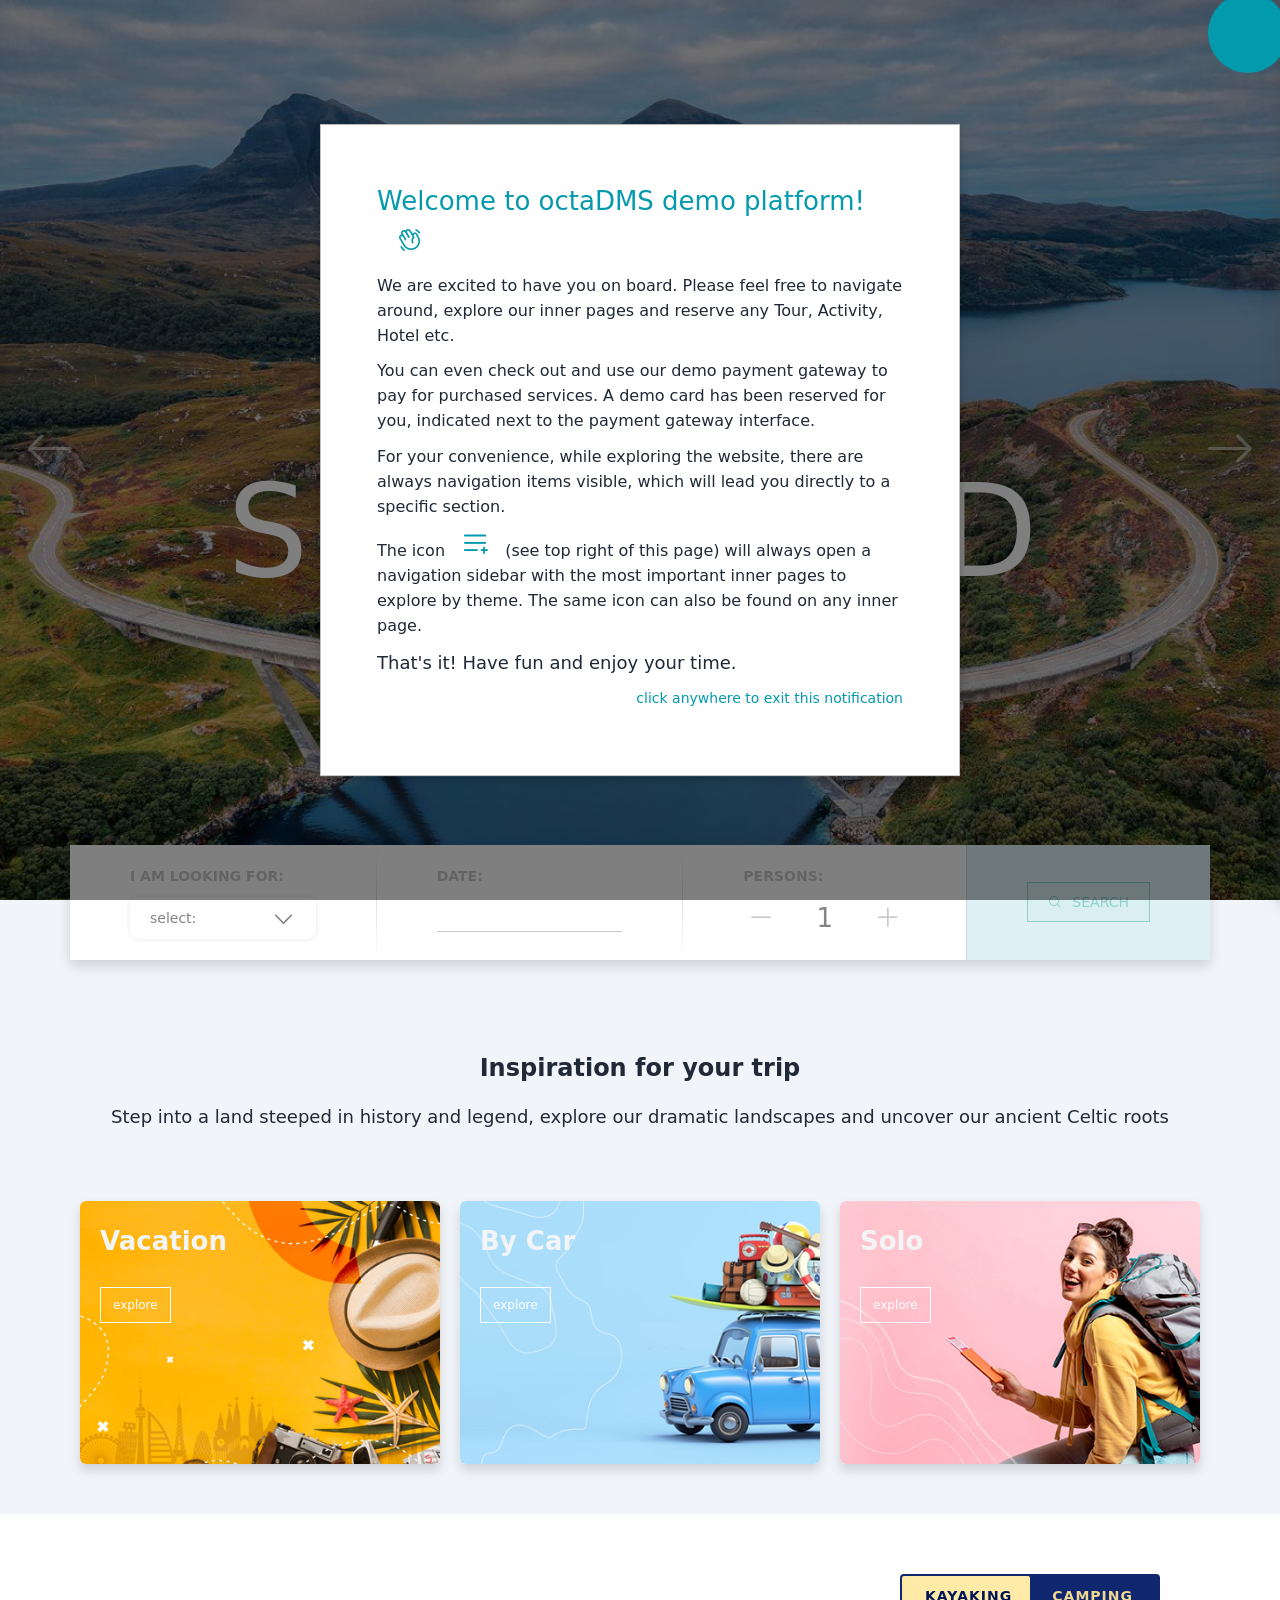
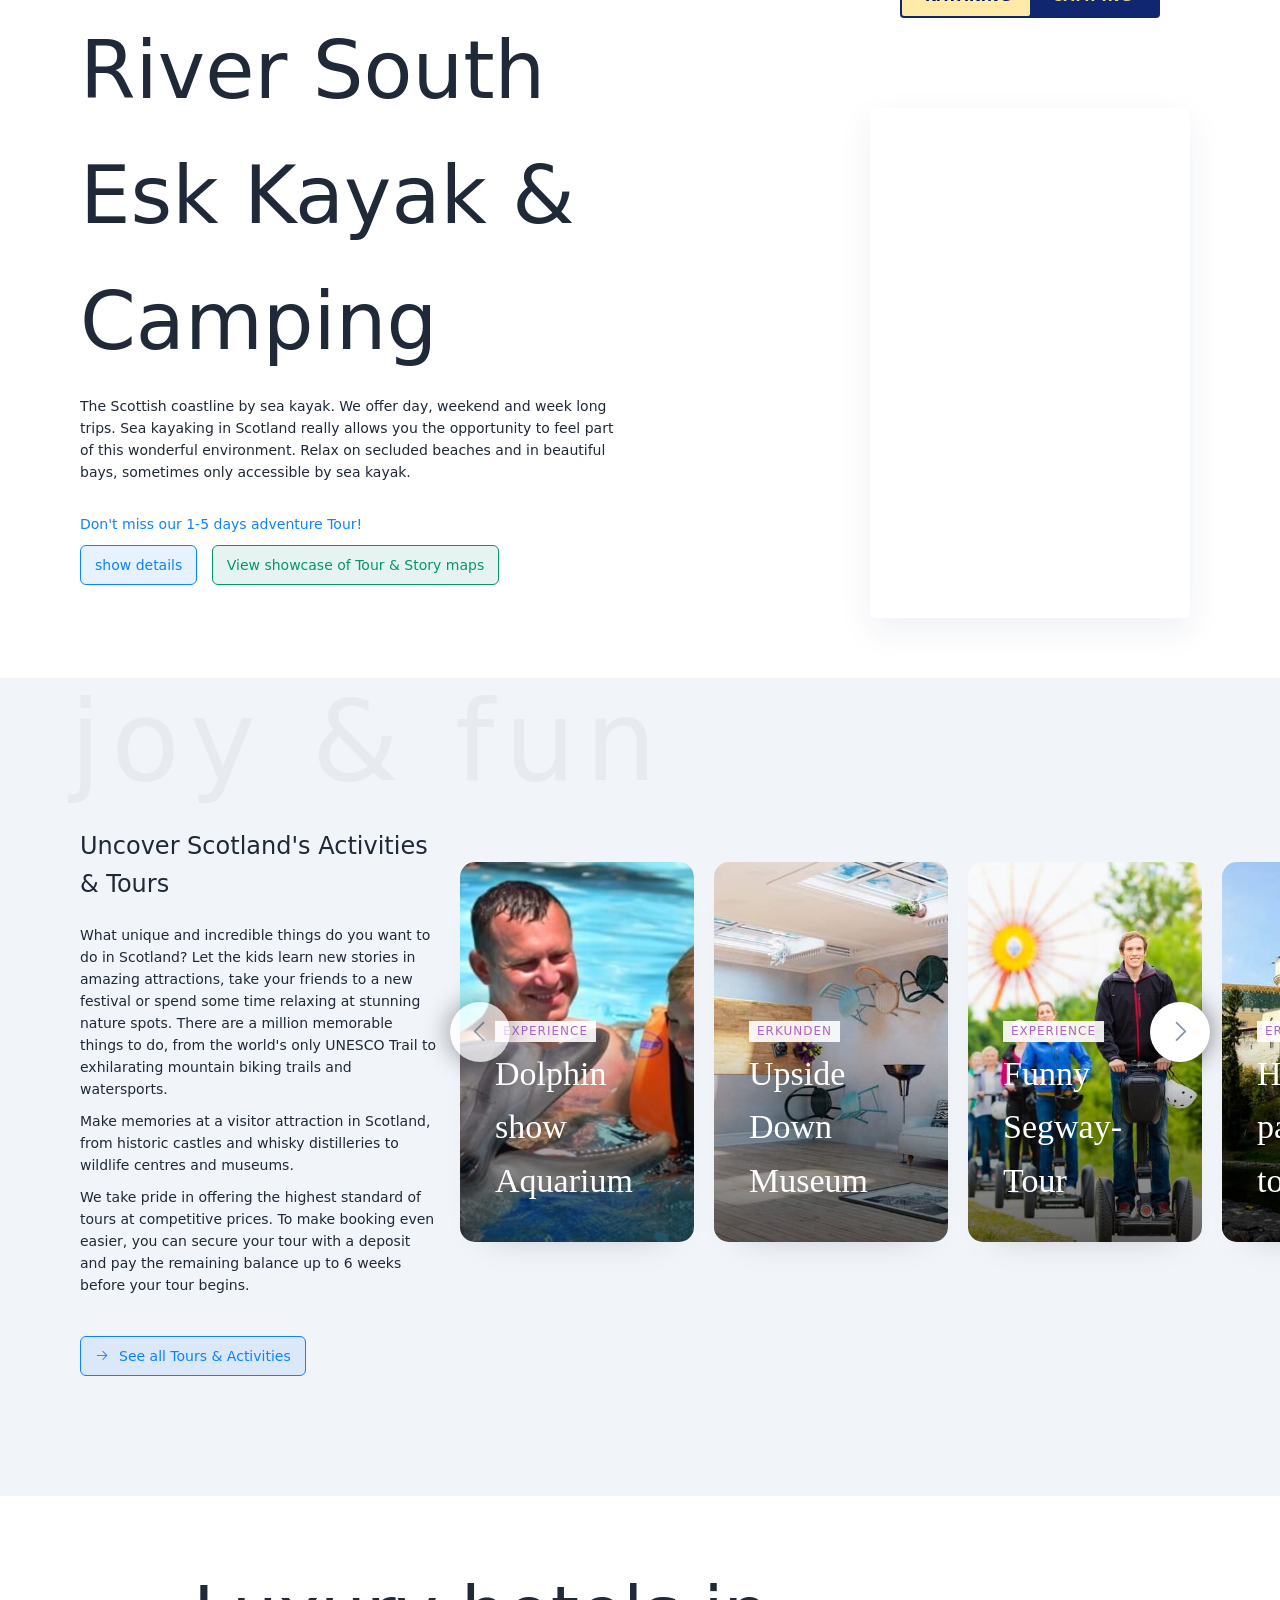
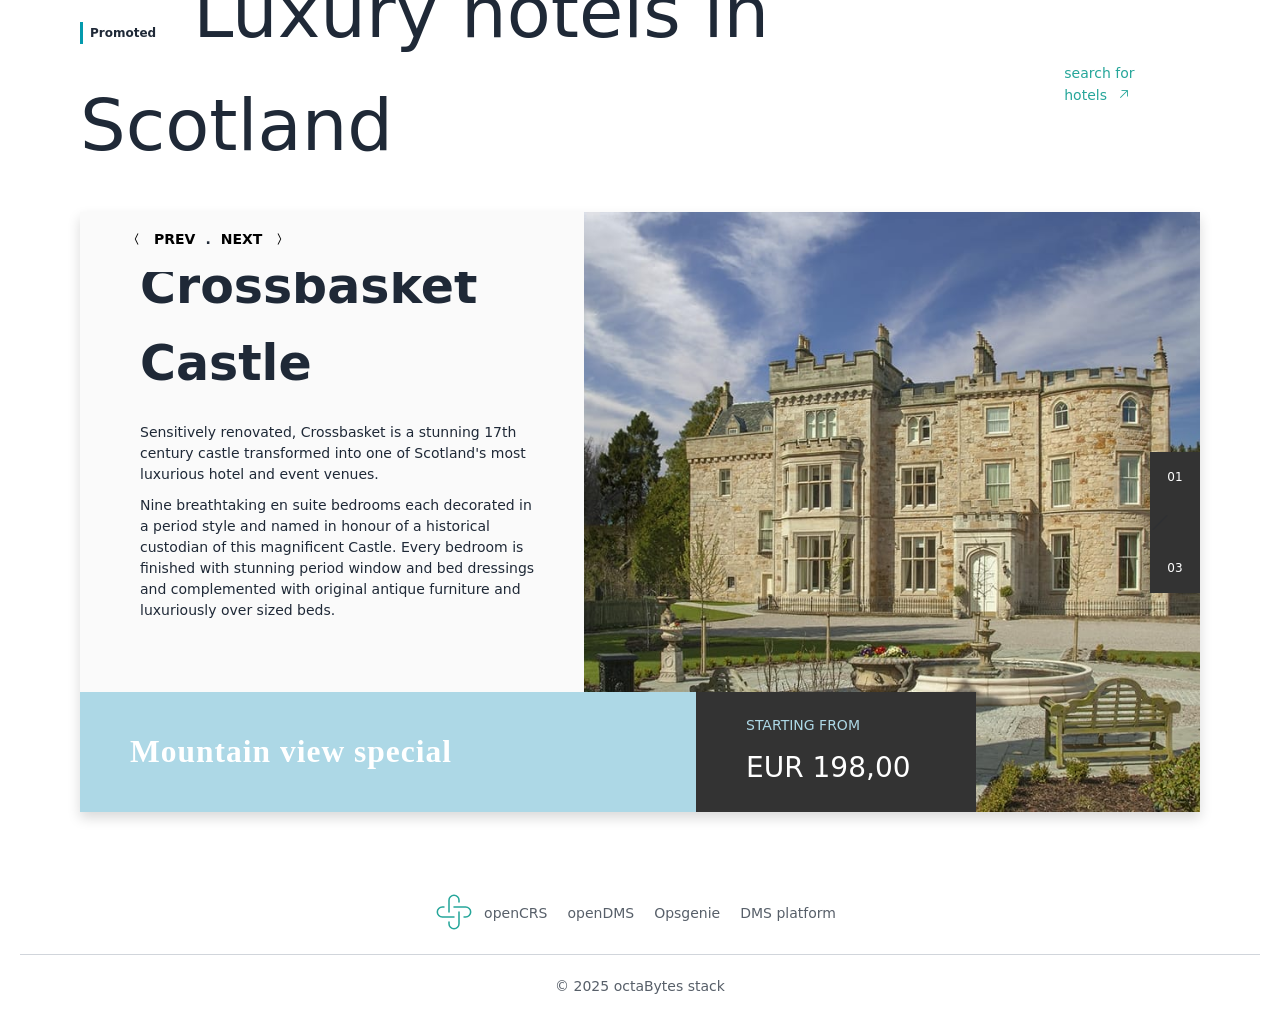
<file: index.html>
<!DOCTYPE html>
<html lang="en">
<head>
    <!-- Title -->
    <title>octa dms | Hero</title>

    <!-- Meta -->
    <meta charset="utf-8">
    <meta name="viewport" content="width=device-width, initial-scale=1, shrink-to-fit=no">

    <!-- Favicon -->
    <link rel="shortcut icon" href="img/favicon.png">
	
	<!-- CORE CSS -->
    <link href="css/vendors/all.min48b2.css" rel="stylesheet" media="all">
    <link href="css/layout.css" rel="stylesheet" media="all">
    <link href="css/index.css" rel="stylesheet" media="all">
    <link href="css/cssdimi.css" rel="stylesheet" media="all">
	
	<!-- CUSTOM CSS -->
    <link href="icons/phosphor/style.css?v=2.1.0" rel="stylesheet" media="screen">
    <link href="icons/tabler/tabler-icons-outline.min.css?v=3.22.0" rel="stylesheet" media="screen">
	<link href="icons/bootstrap-icons/bootstrap-icons.minf110.css?v=1.11.3" rel="stylesheet" media="screen">
    <link href="css/vendors/slick75cf.css?v=1.8.1" rel="stylesheet" media="screen">
    <link href="css/vendors/split.min.css" rel="stylesheet" media="screen">
    <link href="css/vendors/mc-calendar.min.css" rel="stylesheet" media="screen">
</head>
<body>

<main id="main" role="main" style="overflow-x: hidden;">
  
    <section class="thehero d-flex min-vh-100">
	
        <div class="indexNav p-1"><i class="ph ph-list-plus"></i></div>
		
		<div id="carouselExampleFade" class="carousel slide carousel-fade w-100">
		  <div class="carousel-inner">
			<div class="carousel-item active">
			  <img src="img/hero-bg.jpg" class="d-block w-100" alt="...">
				  <div class="carousel-caption d-none d-md-block">
					<div class="hero-center-block align-self-center text-center col-md-12">
						<div class="lc-block">
							<h1 class="display-1">discover</h1>
							<p class="scotty">Scotland</p>
						</div>
					</div>
				  </div>
			</div>
			<div class="carousel-item">
			  <img src="img/hero-bg2.jpg" class="d-block w-100" alt="...">
				  <div class="carousel-caption d-none d-md-block">
					<div class="hero-center-block align-self-center text-center col-md-12">
						<div class="lc-block">
							<h1 class="display-1">explore</h1>
							<p class="lead w-50 m-auto bg-white text-primary p-1">Where history meets breathtaking beauty</p>
						</div>
					</div>
				  </div>
			</div>
			<div class="carousel-item">
			  <img src="img/hero-bg.webp" class="d-block w-100" alt="...">
				  <div class="carousel-caption d-none d-md-block">
					<div class="hero-center-block align-self-center text-center col-md-12">
						<div class="lc-block">
							<h1 class="display-1">escape</h1>
							<p class="lead">Every visit feels like an endless sense of escape</p>
						</div>
					</div>
				  </div>
			</div>
		  </div>
		  <button class="carousel-control-prev" type="button" data-bs-target="#carouselExampleFade" data-bs-slide="prev">
			<i class="bi bi-arrow-left" style="font-size: 50px;"></i>
			<span class="visually-hidden">Previous</span>
		  </button>
		  <button class="carousel-control-next" type="button" data-bs-target="#carouselExampleFade" data-bs-slide="next">
			<i class="bi bi-arrow-right" style="font-size: 50px;"></i>
			<span class="visually-hidden">Next</span>
		  </button>
		</div>
    </section>


    <div class="tr-form mb-5 z-2 position-relative">
		<div class="container">
		    <form class="row js-validate shadow-lg">
				
					<div class="col py-3 px-5 border-vert-r">
					    <p class="">i am looking for:</p>
						
						<div class="select-menu">
						  <div class="select-btn px-3">
							<span class="sBtn-text">select:</span>
							<a href="" class="sBtn-url d-none"></a>
							<i class="ph ph-caret-down"></i>
						  </div>

						  <ul class="options">
							<li class="option">
							  <i class="ti ti-bed" style="color: #4267B2;"></i>
							  <span class="option-text">Hotel</span>
							  <a href="hotel-list-1.html#?masterID=1" class="option-url d-none"></a>
							</li>
							<li class="option">
							  <i class="ti ti-map-2" style="color: #0E76A8;"></i>
							  <span class="option-text">Tours - Attractions</span>
							  <a href="tours-grid-isotope.html?masterID=1" class="option-url d-none"></a>
							</li>
							<li class="option">
							  <i class="ti ti-air-balloon" style="color: #4267B2;"></i>
							  <span class="option-text">Aktivities</span>
							  <a href="tours-grid-isotope.html?masterID=1" class="option-url d-none"></a>
							</li>
							<li class="option">
							  <i class="ti ti-building-fortress" style="color: #0E76A8;"></i>
							  <span class="option-text">History - Culture</span>
							  <a href="tours-grid-isotope.html?masterID=1" class="option-url d-none"></a>
							</li>
						  </ul>
						</div>
					</div>
					
					<div class="col py-3 px-5 border-vert-r datepick">
					<p>Date:</p>
						<div class="datepicker-fake-div w-100 h-auto">
						   <input id="datepicker" type="text" placeholder="" disabled />
						</div>
					</div>
					
					<div class="col-xl-auto py-3 px-5 border-end">
					<p>Persons:</p>
						<div class="d-flex align-items-center justify-content-start" id="handleCounter">
							<i class="ph ph-minus counter-minus fs-1"></i>
							<input type="text" value="1" size="2">
							<i class="ph ph-plus counter-plus fs-1"></i>
						</div>
					</div>
					
					<div class="col-xl-auto py-3 px-5 d-flex tr-form-submit">
					<button type="button" class="btn btn-flat-teal m-auto px-3" disabled><i class="ph ph-magnifying-glass me-2"></i>SEARCH</button>
					</div>
				
			</form>
		</div>
	</div>


    <section class="d-flex">
		<div class="container py-4 py-lg-6">
			<div class="row text-center mb-5">
			   <h2 class="">Inspiration for your trip</h2>
			   <p class="fs-5">Step into a land steeped in history and legend, explore our dramatic landscapes and uncover our ancient Celtic roots</p>
			</div>
			<div class="row">
				<div class="col-lg-4">
					<div class="d-flex align-items-center justify-content-center">
					  <div class="card text-light border-0 shadow-lg zoom-img">
						<img src="img/index/h1_banner-1.jpg" class="card-img" alt="...">
						<div class="card-img-overlay">
						  <h5 class="card-title fw-bold fs-1">Vacation</h5>
						  <button class="btn btn-outline-white btn-sm rounded-0 text-white mt-2">explore</button>
						</div>
					  </div>
					</div>
				</div>
				<div class="col-lg-4">
					<div class="d-flex align-items-center justify-content-center">
					  <div class="card text-light border-0 shadow-lg zoom-img">
						<img src="img/index/h1_banner-2.jpg" class="card-img" alt="...">
						<div class="card-img-overlay">
						  <h5 class="card-title fw-bold fs-1">By Car</h5>
						  <button class="btn btn-outline-white btn-sm rounded-0 text-white mt-2">explore</button>
						</div>
					  </div>
					</div>
				</div>
				<div class="col-lg-4">
					<div class="d-flex align-items-center justify-content-center">
					  <div class="card text-light border-0 shadow-lg zoom-img">
						<img src="img/index/h1_banner-3.jpg" class="card-img" alt="...">
						<div class="card-img-overlay">
						  <h5 class="card-title fw-bold fs-1">Solo</h5>
						  <button class="btn btn-outline-white btn-sm rounded-0 text-white mt-2">explore</button>
						</div>
					  </div>
					</div>
				</div>
			</div>
		</div>
    </section>


    <section class="anim-section over-hide bg-white">
        <div class="container">
			<!-- 
			has had css class 'full-height' = 100vh (see index.css) but removed as it causes lables to expand uggly
			-->
			<div class="row ">
			
				<div class="col-md-6 align-self-center kayak-guide">
                   <p class="lead display-1">River South Esk Kayak & Camping</p>
                   <p class="">The Scottish coastline by sea kayak. We offer day, weekend and week long trips. Sea kayaking in Scotland really allows you the opportunity to feel part of this wonderful environment. Relax on secluded beaches and in beautiful bays, sometimes only accessible by sea kayak.</p>
                   <p class="text-primary mt-4">Don't miss our 1-5 days adventure Tour!</p>
				   <button type="button" class="btn btn-flat-primary toggle-map-guide">show details</button>
				   <a href="storymap.html" class="btn btn-flat-success ms-2">View showcase of Tour & Story maps</a>
				</div>
				
				<div class="col-md-6 d-flex text-center align-self-center justify-content-end py-5 kayak-guide">
					<div class="text-center py-5 py-md-0">
			          	<input class="pricing" type="checkbox" id="pricing" name="pricing"/>
			          	<label for="pricing"><span class="block-diff">kayaking<span class="float-end">camping</span></span></label>
						<div class="card-3d-wrap mx-auto">
							<div class="card-3d-wrapper">
								<div class="card-front">
									<div class="pricing-wrap">
										<h4 class="mb-5">Kayaking</h4>
										<h2 class="mb-2"><sup>€</sup>390 / 5<sup>days</sup></h2>
										<p class="mb-4">per person</p>
										<p class="mb-1"><i class="uil uil-location-pin-alt size-22"></i></p>
										<p class="mb-4">River South Esk</p>
										<a href="#0" class="link">Choose Date</a>
										<div class="img-wrap img-2">
											<img src="img/index/sea.png" alt="">
										</div>
										<div class="img-wrap img-1">
											<img src="img/index/kayak.png" alt="">
										</div>
										<div class="img-wrap img-3">
											<img src="img/index/water.png" alt="">
										</div>
										<div class="img-wrap img-6">
											<img src="img/index/Stone.png" alt="">
										</div>
			      					</div>
			      				</div>
								<div class="card-back">
									<div class="pricing-wrap">
										<h4 class="mb-5">Camping</h4>
										<h2 class="mb-2"><sup>€</sup>199 / 5<sup>days</sup></h2>
										<p class="mb-4">per person</p>
										<p class="mb-1"><i class="uil uil-location-pin-alt size-22"></i></p>
										<p class="mb-4">South Esk Area</p>
										<a href="#0" class="link">Choose Date</a>
										<div class="img-wrap img-2">
											<img src="img/index/grass.png" alt="">
										</div>
										<div class="img-wrap img-4">
											<img src="img/index/camp.png" alt="">
										</div>
										<div class="img-wrap img-5">
											<img src="img/index/Ivy.png" alt="">
										</div>
										<div class="img-wrap img-7">
											<img src="img/index/IvyRock.png" alt="">
										</div>
			      					</div>
			      				</div>
			      			</div>
			      		</div>
			      	</div>
		      	</div>
	      	
				<!-- align-items-center is needed! so children will not strech vertically (as the labels would) -->
			    <div class="col-xl-8 col-lg-6 d-flex flex-wrap align-items-center justify-content-center py-5 d-none map-guide-map">
					<input class="goal-btn" type="radio" id="goal-1" name="goal-btn" checked/>
					<label for="goal-1">Day 1</label> 
					<input class="goal-btn" type="radio" id="goal-2" name="goal-btn"/>
					<label for="goal-2">Day 2</label> 
					<input class="goal-btn" type="radio" id="goal-3" name="goal-btn"/>
					<label for="goal-3">Day 3</label> 
					<input class="goal-btn" type="radio" id="goal-4" name="goal-btn"/>
					<label for="goal-4">Day 4</label> 
					<input class="goal-btn" type="radio" id="goal-5" name="goal-btn"/>
					<label for="goal-5">Day 5</label> 
					<input class="goal-btn" type="radio" id="goal-6" name="goal-btn"/>
					<label for="goal-6">Day 6</label> 
					<button type="button" class="btn btn-flat-danger btn-sm ms-5 toggle-map-guide"><i class="ph ph-x fs-6 me-1"></i>Close</button>
					
					<div class="section-col-1 mt-2">
						<div class="section" id="mits">
							<img src="img/index/map.png" class="shadow-lg">
							<div class="section-svg-wrap">
								<svg class="svg-path" width="1871" height="965" version="1.1" viewBox="0 0 495.04 255.32" xml:space="preserve" xmlns="http://www.w3.org/2000/svg"><path id="Path_1" data-name="Path 1" d="m102.04 54.701 21.039 12.974 9.8182 20.688c3.7081 41.398 8.3448 62.887 36.818 82.753l41.727-14.727c47.415 0.30034 57.838 21.962 112.56-9.1169 22.68-10 39.618-22.555 40.675 10.169-17.151 75.46-7.023 92.096 64.87 86.961l10.519-143.06-46.636-20.338-28.403 0.35065-75.39-47.338c-28.773-30.733-34.605-30.546-71.532-17.182-14.739 31.181-46.757 52.355-69.078 71.532-22.85-8.8885-12.418-17.996-31.208-32.61z" fill="none"/></svg>

								<div class="maptip goal-1">
									<p><i class="ti ti-kayak me-1"></i><i class="ph ph-person-simple-hike me-1"></i><i class="ph ph-tent me-1"></i></p>
									<h6>14.9 km - difficult</h6>
								</div>
								<div class="maptip goal-2">
									<p><i class="ti ti-kayak me-1"></i><i class="ph ph-tent me-1"></i></p>
									<h6>24.2 km - extreme</h6>
								</div>
								<div class="maptip goal-3">
									<p><i class="ph ph-person-simple-hike me-1"></i><i class="ph ph-tent me-1"></i></p>
									<h6>8.9 km - endurance</h6>
								</div>
								<div class="maptip goal-4">
									<p><i class="ph ph-person-simple-hike me-1"></i><i class="ti ti-kayak me-1"></i><i class="ph ph-tent me-1"></i></p>
									<h6>10.7 km - difficult</h6>
								</div>
								<div class="maptip goal-5">
									<p><i class="ph ph-person-simple-hike me-1"></i><i class="ti ti-kayak me-1"></i><i class="ph ph-tent me-1"></i></p>
									<h6>7.8 km - relax</h6>
								</div>
								<div class="maptip goal-6">
									<p><i class="ti ti-kayak"></i><i class="ph ph-flag"></i></p>
									<h6>8.1 km - return home</h6>
								</div>
							</div>
						</div>
					</div>
				</div>
				
			    <div class="col-xl-4 col-lg-6 d-flex flex-wrap align-items-center justify-content-md-end justify-content-sm-start py-5 d-none map-guide-story">
								<div class="goa goal-1">
									<div class="goal-img">
										<img src="img/index/rafting-2.jpg" class="shadow" alt="">
										<img src="img/index/trekking-2.jpg" class="shadow" alt="">
										<img src="img/index/camping-1.jpg" class="shadow" alt="">
									</div>
									
									<p class="fw-lighter mt-3 fs-2">Day 1</p>
									<p class="fw-normal mt-1">The copy warned the Lorem Ipsum that where it came from, it had been rewritten countless times and all that remained of its origin was the word "and," and the Lorem Ipsum should turn back and return to its own safe land. But no amount of persuasion could convince it, and it wasn't long before a few treacherous copywriters lay in wait, got it drunk on Longe and Parole, and then dragged it to their agency, where they repeatedly abused it for their projects. And if it wasn't rewritten, they are still using it.</p>
								</div>
								<div class="goa goal-2 d-none">
									<div class="goal-img">
										<img src="img/index/rafting-1.jpg" class="shadow" alt="">
										<img src="img/index/trekking-1.jpg" class="shadow" alt="">
										<img src="img/index/camping-2.jpg" class="shadow" alt="">
									</div>
									
									<p class="fw-lighter mt-3 fs-2">Day 2</p>
									<p class="fw-normal mt-1">The copy warned the Lorem Ipsum that where it came from, it had been rewritten countless times and all that remained of its origin was the word "and," and the Lorem Ipsum should turn back and return to its own safe land. But no amount of persuasion could convince it, and it wasn't long before a few treacherous copywriters lay in wait, got it drunk on Longe and Parole, and then dragged it to their agency, where they repeatedly abused it for their projects. And if it wasn't rewritten, they are still using it.</p>
								</div>
								<div class="goa goal-3 d-none">
									<div class="goal-img">
										<img src="img/index/rafting-2.jpg" class="shadow" alt="">
										<img src="img/index/trekking-2.jpg" class="shadow" alt="">
										<img src="img/index/camping-1.jpg" class="shadow" alt="">
									</div>
									
									<p class="fw-lighter mt-3 fs-2">Day 3</p>
									<p class="fw-normal mt-1">The copy warned the Lorem Ipsum that where it came from, it had been rewritten countless times and all that remained of its origin was the word "and," and the Lorem Ipsum should turn back and return to its own safe land. But no amount of persuasion could convince it, and it wasn't long before a few treacherous copywriters lay in wait, got it drunk on Longe and Parole, and then dragged it to their agency, where they repeatedly abused it for their projects. And if it wasn't rewritten, they are still using it.</p>
								</div>
								<div class="goa goal-4 d-none">
									<div class="goal-img">
										<img src="img/index/rafting-2.jpg" class="shadow" alt="">
										<img src="img/index/trekking-2.jpg" class="shadow" alt="">
										<img src="img/index/camping-1.jpg" class="shadow" alt="">
									</div>
									
									<p class="fw-lighter mt-3 fs-2">Day 4</p>
									<p class="fw-normal mt-1">The copy warned the Lorem Ipsum that where it came from, it had been rewritten countless times and all that remained of its origin was the word "and," and the Lorem Ipsum should turn back and return to its own safe land. But no amount of persuasion could convince it, and it wasn't long before a few treacherous copywriters lay in wait, got it drunk on Longe and Parole, and then dragged it to their agency, where they repeatedly abused it for their projects. And if it wasn't rewritten, they are still using it.</p>
									<p><i class="ph ph-person-simple-hike me-1"></i><i class="ti ti-kayak me-1"></i><i class="ph ph-tent me-1"></i></p>
									<h6>10.7 km - difficult</h6>
								</div>
								<div class="goa goal-5 d-none">
									<div class="goal-img">
										<img src="img/index/rafting-2.jpg" class="shadow" alt="">
										<img src="img/index/trekking-2.jpg" class="shadow" alt="">
										<img src="img/index/camping-1.jpg" class="shadow" alt="">
									</div>
									
									<p class="fw-lighter mt-3 fs-2">Day 5</p>
									<p class="fw-normal mt-1">The copy warned the Lorem Ipsum that where it came from, it had been rewritten countless times and all that remained of its origin was the word "and," and the Lorem Ipsum should turn back and return to its own safe land. But no amount of persuasion could convince it, and it wasn't long before a few treacherous copywriters lay in wait, got it drunk on Longe and Parole, and then dragged it to their agency, where they repeatedly abused it for their projects. And if it wasn't rewritten, they are still using it.</p>
									<p><i class="ph ph-person-simple-hike me-1"></i><i class="ti ti-kayak me-1"></i><i class="ph ph-tent me-1"></i></p>
									<h6>7.8 km - relax</h6>
								</div>
								<div class="goa goal-6 d-none">
									<div class="goal-img">
										<img src="img/index/rafting-2.jpg" class="shadow" alt="">
										<img src="img/index/trekking-2.jpg" class="shadow" alt="">
										<img src="img/index/camping-1.jpg" class="shadow" alt="">
									</div>
									
									<p class="fw-lighter mt-3 fs-2">Day 6</p>
									<p class="fw-normal mt-1">The copy warned the Lorem Ipsum that where it came from, it had been rewritten countless times and all that remained of its origin was the word "and," and the Lorem Ipsum should turn back and return to its own safe land. But no amount of persuasion could convince it, and it wasn't long before a few treacherous copywriters lay in wait, got it drunk on Longe and Parole, and then dragged it to their agency, where they repeatedly abused it for their projects. And if it wasn't rewritten, they are still using it.</p>
									<p><i class="ti ti-kayak"></i><i class="ph ph-flag"></i></p>
									<h6>8.1 km - return home</h6>
								</div>
				</div>
				
			</div>
	    </div>
    </section>

	
    <section class="experiences-section position-relative py-5 my-5">
	
        <div class="container py-6">
			<div class="row first position-relative">
				<div class="col-md-4">
					<h2 class="mb-3 mt-4 fw-light">Uncover Scotland's Activities & Tours</h2>
					<p>What unique and incredible things do you want to do in Scotland? Let the kids learn new stories in amazing attractions, take your friends to a new festival or spend some time relaxing at stunning nature spots. There are a million memorable things to do, from the world's only UNESCO Trail to exhilarating mountain biking trails and watersports.</p>
					<p>Make memories at a visitor attraction in Scotland, from historic castles and whisky distilleries to wildlife centres and museums.</p>
					<p>We take pride in offering the highest standard of tours at competitive prices. To make booking even easier, you can secure your tour with a deposit and pay the remaining balance up to 6 weeks before your tour begins.</p>
				</div>
				
				<div class="col-md-8 align-self-center">
				
					<div class="experiences-items">
					
						<div class="item">
							<div class="work">
								<div class="img d-flex align-items-end justify-content-center" style="background-image: url(img/panagea/tours/tour_a1.jpg);">
									<div class="text w-100">
										<span class="cat">experience</span>
										<h3>Dolphin show Aquarium</h3>
									</div>
								</div>
							</div>
						</div>

						<div class="item">
							<div class="work">
								<div class="img d-flex align-items-end justify-content-center" style="background-image: url(img/panagea/tours/tour_b13.jpg);">
									<div class="text w-100">
										<span class="cat">erkunden</span>
										<h3>Upside Down Museum</h3>
									</div>
								</div>
							</div>
						</div>

						<div class="item">
							<div class="work">
								<div class="img d-flex align-items-end justify-content-center" style="background-image: url(img/panagea/tours/tour_a7.jpg);">
									<div class="text w-100">
										<span class="cat">experience</span>
										<h3>Funny Segway-Tour</h3>
									</div>
								</div>
							</div>
						</div>

						<div class="item">
							<div class="work">
								<div class="img d-flex align-items-end justify-content-center" style="background-image: url(img/panagea/tours/tour_b12.jpg);">
									<div class="text w-100">
										<span class="cat">erkunden</span>
										<h3>Historic path castle tour</h3>
									</div>
								</div>
							</div>
						</div>

						<div class="item">
							<div class="work">
								<div class="img d-flex align-items-end justify-content-center" style="background-image: url(img/panagea/tours/tour_b18.jpg);">
									<div class="text w-100">
										<span class="cat">experience</span>
										<h3>Wild park & Zoo adventure</h3>
									</div>
								</div>
							</div>
						</div>
					
						<div class="item">
							<div class="work">
								<div class="img d-flex align-items-end justify-content-center" style="background-image: url(img/panagea/tours/tour_a1.jpg);">
									<div class="text w-100">
										<span class="cat">experience</span>
										<h3>Dolphin show Aquarium</h3>
									</div>
								</div>
							</div>
						</div>

						<div class="item">
							<div class="work">
								<div class="img d-flex align-items-end justify-content-center" style="background-image: url(img/panagea/tours/tour_b13.jpg);">
									<div class="text w-100">
										<span class="cat">erkunden</span>
										<h3>Upside Down Museum</h3>
									</div>
								</div>
							</div>
						</div>

						<div class="item">
							<div class="work">
								<div class="img d-flex align-items-end justify-content-center" style="background-image: url(img/panagea/tours/tour_a7.jpg);">
									<div class="text w-100">
										<span class="cat">experience</span>
										<h3>Funny Segway-Tour</h3>
									</div>
								</div>
							</div>
						</div>

						<div class="item">
							<div class="work">
								<div class="img d-flex align-items-end justify-content-center" style="background-image: url(img/panagea/tours/tour_b12.jpg);">
									<div class="text w-100">
										<span class="cat">erkunden</span>
										<h3>Historic path castle tour</h3>
									</div>
								</div>
							</div>
						</div>

						<div class="item">
							<div class="work">
								<div class="img d-flex align-items-end justify-content-center" style="background-image: url(img/panagea/tours/tour_b18.jpg);">
									<div class="text w-100">
										<span class="cat">experience</span>
										<h3>Wild park & Zoo adevnture</h3>
									</div>
								</div>
							</div>
						</div>
					</div>

				</div>
			</div>
			
			<a href="tours-grid-isotope.html" class="btn btn-flat-primary mt-4"><i class="ph ph-arrow-right me-2"></i>See all Tours & Activities</a>
			
        </div>
    </section>	
	

    <section class="hotels-section position-relative py-5 bg-white">
        <div class="container">
		
              <div class="d-flex align-items-center">
			  <p class="display-2 mb-4"><span class="badge border-start border-width-3 text-body rounded-start-0 border-info me-4">Promoted</span>Luxury hotels in Scotland</p>
			  <a href="hotel-list-1.html" class="ms-auto">search for hotels<i class="ph ph-arrow-up-right ms-2"></i></a>
			  </div>
			  
			  <div class="split crsCarousel shadow-lg">
				<div class="inner-wrapper">
				  <div class="slides-wrapper">
					<div class="slides content">
					  <div class="slide">
						<div class="bodytext">
						  <h2 class="title">Crossbasket Castle</h2>
						  <p class="subtitle">Sensitively renovated, Crossbasket is a stunning 17th century castle transformed into one of Scotland's most luxurious hotel and event venues.</p>
						  <p class="subtitle">Nine breathtaking en suite bedrooms each decorated in a period style and named in honour of a historical custodian of this magnificent Castle. Every bedroom is finished with stunning period window and bed dressings and complemented with original antique furniture and luxuriously over sized beds.</p>
						</div>
					  </div>
					  <div class="slide">
						<div class="bodytext">
						  <h2 class="title">Mar Hall Golf & Spa</h2>
						  <p class="subtitle">Mar Hall is a luxury five-star golf & spa resort located within a tranquil 240 acre woodland estate just 10 minutes from Glasgow International Airport. It combines 53 individual bedrooms, a championship golf course and a luxury spa, with extensive dining, wedding, conference and banqueting facilities.</p>
						  <p class="subtitle">The centrepiece of Mar Hall is a baronial mansion that was completed in the 1840s yet retains many original features. Overlooking the River Clyde, this grand private residence enjoys views towards the Kilpatrick Hills.</p>
						</div>
					  </div>
					  <div class="slide">
						<div class="bodytext">
						  <h2 class="title">Dabton House</h2>
						  <p class="subtitle">Luxury hotels in Scotland have glamorous interiors, plush beds with the finest linens, in-room facilities such as freshly ground coffee, the latest innovations in entertainment - including access to TV and film streaming services - and state-of-the-art media equipment to play your own music, along with high-speed Wi-Fi as standard.</p>
						  <p class="subtitle">If you want to relax outside your room, luxury hotels also offer stylish bars and/or restaurants (sometimes there will even be two or three to choose from) which serve up superb food.</p>
						</div>
					  </div>
					</div>

					<div class="slides photo">
					  <div class="slide">
						<div class="image" style="background-image: url(img/property/001.jpg"></div>
					  </div>
					  <div class="slide">
						<div class="image" style="background-image: url(img/property/00c1f.jpg"></div>
					  </div>
					  <div class="slide">
						<div class="image" style="background-image: url(img/property/00c96e.jpg"></div>
					  </div>
					</div>

					<div class="slides title">
					  <div class="slide blue">
						<div class="bodytext ">
						  <h2 class="title">Mountain view special</h2>
						</div>
					  </div>
					  <div class="slide green">
						<div class="bodytext ">
						  <h2 class="title">All inclusive rates</h2>
						</div>
					  </div>
					  <div class="slide red">
						<div class="bodytext ">
						  <h2 class="title">Luxury room rates</h2>
						</div>
					  </div>
					</div>

					<div class="slides price">
					  <div class="slide">
						<div class="bodytext ">
						  <span class="title blue">starting from</span>
						  <span class="label" href="#">EUR 198,00</span>
						</div>
					  </div>
					  <div class="slide">
						<div class="bodytext ">
						  <span class="title green">starting from</span>
						  <span class="label" href="#">EUR 119,00</span>
						</div>
					  </div>
					  <div class="slide">
						<div class="bodytext ">
						  <span class="title red">starting from</span>
						  <span class="label" href="#">EUR 289,00</span>
						</div>
					  </div>
					</div>

					<div class="slides counter">
					  <div class="slide">
						<span>01</span>
					  </div>
					  <div class="slide">
						<span>02</span>
					  </div>
					  <div class="slide">
						<span>03</span>
					  </div>
					</div>

					<div class="counter-content">
					  <hr>
					  <span>03</span>
					</div>
				  </div>

				  <div id="arrows" class="navigation-wrapper">
					<a href="#" class="navigation-arrow prev"><i class="bi bi-chevron-compact-left me-2"></i>prev</a>
					<span>.</span>
					<a href="#" class="navigation-arrow next">next<i class="bi bi-chevron-compact-right ms-2"></i></a>
				  </div>
				</div>
			  </div>
        </div>
    </section>

	<footer class="p-3 bg-white">
		<ul class="nav justify-content-center border-bottom pb-3 mb-3">
		  <li class="nav-item"><img src="img/api-app-svgrepo-com.svg" width="40" height="40" /></li>
		  <li class="nav-item"><a href="https://www.opencrs.cloud/" target="_blank" class="nav-link px-2 text-muted">openCRS</a></li>
		  <li class="nav-item"><a href="https://www.opencrs.cloud/octa/" target="_blank" class="nav-link px-2 text-muted">openDMS</a></li>
		  <li class="nav-item"><a href="https://opencrs.atlassian.net/servicedesk/customer/portals" target="_blank" class="nav-link px-2 text-muted">Opsgenie</a></li>
		  <li class="nav-item"><a href="index.html" class="nav-link px-2 text-muted">DMS platform</a></li>
		</ul>
		<p class="text-center text-muted">© 2025 octaBytes stack</p>
	</footer>
</main>

<!-- POPUP OVERLAY -->
<div id="overlay" onclick="off()">
  <div id="text" class="col-6 d-flex flex-column">
    <p class="fs-1 text-info">Welcome to octaDMS demo platform!<i class="ph ph-hand-waving ms-3"></i></p>
    <p class="fs-6">We are excited to have you on board. Please feel free to navigate around, explore our inner pages and reserve any Tour, Activity, Hotel etc.</p>
    <p class="fs-6">You can even check out and use our demo payment gateway to pay for purchased services. A demo card has been reserved for you, indicated next to the payment gateway interface.</p>
    <p class="fs-6">For your convenience, while exploring the website, there are always navigation items visible, which will lead you directly to a specific section.</p>
	<p class="fs-6">The icon <i class="ph ph-list-plus mx-2 ph-3x text-info"></i> (see top right of this page) will always open a navigation sidebar with the most important inner pages to explore by theme. The same icon can also be found on any inner page.</p> 
	<p class="fs-5">That's it! Have fun and enjoy your time.</p>
	<p class="text-info align-self-end">click anywhere to exit this notification</p>
  </div>
</div>


<!-- CORE JS -->
<script src="js/jquery-3.7.1.min.js"></script>
<script src="js/vendors/bootstrap.bundle.min9b45.js"></script>

<!-- CUSTOM JS -->
<script src="js/vendors/slick.min75cf.js?v=1.8.1"></script>
<script src="js/vendors/split.min.js"></script>
<script src="js/vendors/mc-calendar.min.js"></script>
<script src="js/vendors/handleCounter.js"></script>

<script type="text/javascript">
$(function() {

	/********************************************************
	 * tr-SEARCH FORM
	 ********************************************************/
	// experience type drop-down
	optionMenu = $('.select-menu'),
	selectBtn = $(optionMenu).find('.select-btn'),
	option = $(optionMenu).find('ul.options > li.option'),
	sBtn_text = $(optionMenu).find('.sBtn-text');
	sBtn_url = $(optionMenu).find('.sBtn-url');
	
	$(selectBtn).on('click', function(){
		$(optionMenu).toggleClass('active');
	});
	
	$(option).on('click', function(){
		let selectedOption = $(this).find("span.option-text").text();
		$(sBtn_text).text(selectedOption);
		
		let selectedOptionUrl = $(this).find("a.option-url").attr("href");//get the clicked option href
		$(sBtn_url).attr("href", selectedOptionUrl);// and set it to the chosen option

		$(optionMenu).removeClass('active');
	});
	

	// date-picker
	const myDatePicker = MCDatepicker.create({ 
		  el: '#datepicker',
		  dateFormat: 'DD MMM YYYY',
		  //customWeekDays: ['So', 'Mo', 'Di', 'Mi', 'Do', 'Fr', 'Sa'],
		 // customMonths: ["Januar", "Februar", "März", "April", "Mai", "Juni", "Juli", "August", "September", "Oktober", "November", "Dezember"],
		  //customOkBTN: 'OK',
		  //customClearBTN: 'Zurücksetzen',
		  //customCancelBTN: 'ABBRECHEN',
		  closeOnBlur: true,
		  autoClose: true, //closes the calendar automatically when an active date is selected
		  allowedYears: [2024, 2025],
		  firstWeekday: 1,
		  selectedDate: new Date(),
		  minDate: new Date()
	});
	
	// persons select
	var persoptions = {
		minimum: 1,
		maximize: 10
	}
	$('#handleCounter').handleCounter(persoptions);


	/********************************************************
	 * BUILD PARAMS
	 ********************************************************/
	// [0] select experience type first, before enabling the date input
	// !!! you MUST declare in css >> input[disabled] {pointer-events:none} (see index.css)
	$('.datepicker-fake-div').on('click', function(){
		if ( $(this).find('#datepicker').prop('disabled') ) {
			$('#datepicker').attr('placeholder', 'please choose a selection first');
			$('.select-menu').addClass('active');
		}
	});
	
	// [1] now enable the date input, if we have something selected
	$('.select-menu').on('mouseout', function() {
		if ( $('.select-menu > .select-btn > a.sBtn-url').attr('href') !== '' )
		$('#datepicker').prop('disabled', false).attr('placeholder', '');
	});
	
	
	// [2] make sure all required fields are not empty
	myDatePicker.onSelect(function(){
		theurl = $('.select-menu > .select-btn > a.sBtn-url').attr('href');
		thedate = $('#datepicker').val();
		if ( theurl !=='' && thedate !=='')
		$('.tr-form-submit button').prop('disabled', false);
	});

	// [3] now build params
	// Because getmonth() starts from 0, we must add one month .getMonth() + 1. 
	// I gotta say, to have a month number zero indexed is the dumbest thing I've seen in a while.
	$('.tr-form-submit button').on('click', function(){
		page = $('.select-menu > .select-btn > a.sBtn-url').attr('href');
		date = myDatePicker.getYear() + '-' + (myDatePicker.getMonth() + 1) + '-' + myDatePicker.getDate(); 
		
		if ( page.includes('hotel.html') ) { //JavaScript String includes() Method
		  window.location.href = decodeURIComponent(page + '&' + 'date=' + date + '&nights=2' );
		}else {
		  window.location.href = decodeURIComponent(page + '&' + 'date=' + date );
		}
	});


	/********************************************************
	 * POPULAR EXPERIENCES CAROUSEL
	 ********************************************************/
	$('.experiences-items').slick({
		slidesToShow: 3,
		slidesToScroll: 1,
		arrows: true,
		dots: false,
		speed: 300,
		centerPadding: '20px',
		infinite: false,
		autoplaySpeed: 5000,
		autoplay: false,
		//appendArrows: $('.ab-pagination'),
		prevArrow: '<i class="ph ph-caret-left slick-prev"></i>',
		nextArrow: '<i class="ph ph-caret-right slick-next"></i>'
	});

	/********************************************************
	 * POPULAR HOTELS
	 ********************************************************/
	$('.crsCarousel').split({
		theme: 'bottom-to-top-fade-out,bottom-to-top-zoom-in,bottom-to-top-fade-out,fade-in-out,fade-in-out',
		delay: '50',
		height: '600',
		infinite: 'true'
	});

	/********************************************************
	 * KAYAK-CAMPING-GUIDE MAP
	 ********************************************************/
	// toogle visibility of map-guide-story
	$('.toggle-map-guide').on('click', function (){
		
		$('.kayak-guide').fadeIn(1500).toggleClass('d-none').css('display','');
		$('.map-guide-map, .map-guide-story').fadeIn(1500).toggleClass('d-none').css('display','');
		
	});
	
	// toogle visibility of map-guide-story
	$('[id^=goal]').on('click', function (){
		const target = $(this).attr( "id" );
		const story = $('.map-guide-story').find('div.'+target);
		
		//use an empty 'display:' as fadeIn assigns 'display: block' to the element by default, which removes the fade animation
		$(story).fadeIn(1500).removeClass('d-none').css('display','');
		$('.map-guide-story .goa').not(story).addClass('d-none');
		
	});


	/********************************************************
	 * # POPUP OVERLAY (set localStorage)
	 ********************************************************/
	var alerted = localStorage.getItem('popupAlerted') || '';
	if (alerted != 'yes') {
	  localStorage.setItem('popupAlerted','yes');
	  $('#overlay').css('display', 'block');
	  $('.indexNav').addClass('addHighlight');
	} else {
	  $('#overlay').css('display', 'none');
	}
	
});//doc ready	

	/********************************************************
	 * # POPUP OVERLAY (outside doc ready!)
	 ********************************************************/

	function off() {
	  document.getElementById("overlay").style.display = "none";
	  $('.indexNav').removeClass('addHighlight');
	}
</script>

  <div id="slideout">
		<div class="slideoutContent d-flex flex-column">
            
			<i class="ph ph-x"></i>
			
			<div><img src="img/slideoutbar/7.jpg" /><h5>Itinerary Planner<span class="badge bg-success ms-1">New</span></h5>
			<p>Allow your users to create detailed itineraries, explore user-shared guides, and manage bookings seamlessly.<a href="itinerary-planner.html">view</a></p>
			</div>
			
			<div><img src="img/slideoutbar/1.jpg" /><h5>Interactive Story Maps</h5>
			<p>Transform your maps and geographic information system (GIS) work into interactive content that informs, inspires, and engages your audience.<a href="storymap.html">view</a></p>
			</div>
			
			<div><img src="img/slideoutbar/2.jpg" /><h5>Experiences &amp; Activities booking</h5>
			<p>The digital experience platform allows visitors to find a complete list of unique experiences at a specific destination and make a reservation with just a few steps.<a href="tours-grid-isotope.html">view</a></p>
			</div>
			
			<div><img src="img/slideoutbar/3.jpg" /><h5>Hotels listings, filter and map view</h5>
			<p>Lists and filters comprehensive database of all hotels available by area, region or country.<a href="hotel-list-1.html">view</a></p>
			</div>
			
			<div><img src="img/slideoutbar/4.jpg" /><h5>Hotel detail view &amp; amenities</h5>
			<p>Lists and filters comprehensive database of all hotels available by area, region or country.<a href="hotel-single-1.html">view</a></p>
			</div>
			
			<div><img src="img/slideoutbar/6.jpg" /><h5>Interactive DMO optimized maps</h5>
			<p>Maps categorized by topic, information about destination through historical overlays, multimedia, directions and local knowledge base.<span class="text-danger ms-2">under maintenance</span></p>
			</div>
		</div>
  </div>
  <script>
	$('.indexNav, #slideout i').on('click', function(){
	  $('#slideout').toggleClass('on');
	});
  </script>
  
</body>
</html>
</file>
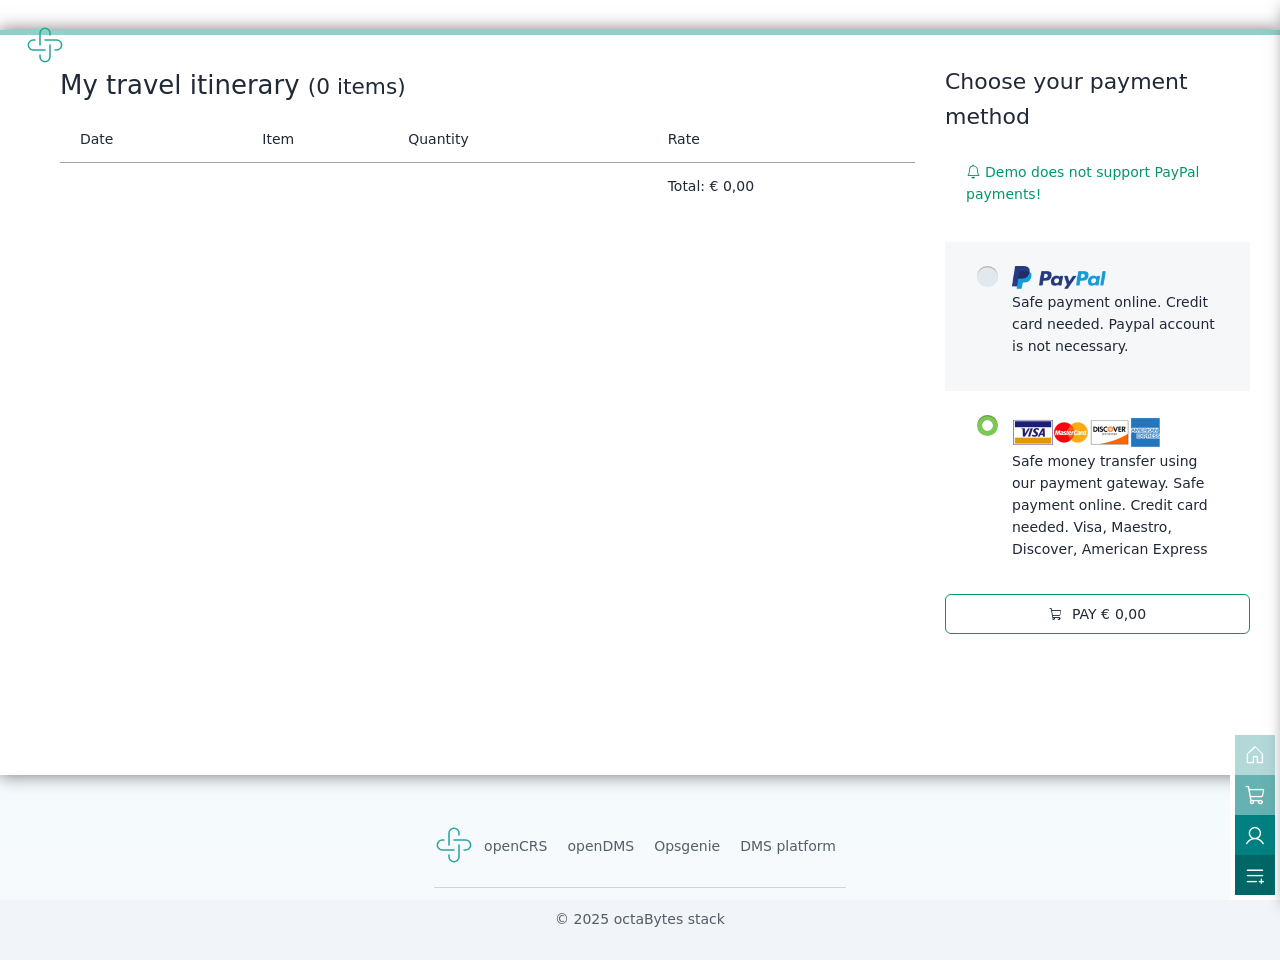
<file: cart.html>
<!DOCTYPE html>
<html lang="en">
<head>
    <!-- Title -->
    <title>octa dms | cart checkout</title>

    <!-- Meta -->
    <meta charset="utf-8">
    <meta name="viewport" content="width=device-width, initial-scale=1, shrink-to-fit=no">

    <!-- Favicon -->
    <link rel="shortcut icon" href="img/favicon.png">
	
	<!-- CORE CSS -->
    <link rel="stylesheet" href="css/vendors/all.min48b2.css" media="all">
    <link rel="stylesheet" href="css/layout.css" media="all">
    <link rel="stylesheet" href="css/index.css" media="all">
	
	<!-- CUSTOM CSS -->
    <link href="icons/phosphor/style.css?v=2.1.0" rel="stylesheet" media="screen">
	<link href="icons/bootstrap-icons/bootstrap-icons.minf110.css?v=1.11.3" rel="stylesheet" media="screen">
	
	<!-- STRIPE -->
    <link rel="stylesheet" href="css/stripe.base.css" media="all">
    <link rel="stylesheet" href="css/stripe.example1.css" media="all">
	<script src="https://js.stripe.com/v3/"></script>
	<!-- another 2 JS files are at the end of page (MUST be placed there) -->
</head>
<body>

<main class="home-boxed">

    <section class="p-4 position-relative">
		<div id="wallet" class="d-flex justify-content-between open w-100" style="position:relative; top: unset; left: unset; width:unset;">
			<div class="col-9 px-4">
				<div class="card-header">
					<p class="fs-1">My travel itinerary <small>(<span class="total-quantity"></span> items)</small></p>
				</div>
				<div class="card-body">
					<table class="table">
						<thead>
							<td>Date</td>
							<td></td>
							<td>Item</td>
							<td class="text-center">Quantity</td>
							<td></td>
							<td></td>
							<td>Rate</td>
							<td></td>
						</thead>
						<tbody class="cart">
						</tbody>
						<tfoot>
							<td></td>
							<td></td>
							<td></td>
							<td></td>
							<td></td>
							<td></td>
							<td class="text-left">Total: &euro; <span class="total"></span>,00</td>
							<td></td>
						</tfoot>
					</table>
				</div>
			</div>
		
			<div class="col-3">
				<div class="payment-method"><!-- https://codepen.io/ivan8i/pen/rYqxKL -->
				
				  <p class="fs-3">Choose your payment method</p>
				  
				  <div class="alert text-success fade show"><i class="bi bi-bell me-1"></i>Demo does not support PayPal payments!</div>
				  
					<div class="pm-item">
					  <input id="mpp" type="radio" name="payment-method">
					  <label class="pm-label" for="mpp">
						<div class="pm-text">
						  <img src="img/pay_paypal.png" height="25" />
						  <p>Safe payment online. Credit card needed. Paypal account is not necessary.</p>
						</div>
					  </label>
					</div>
					
					<div class="pm-item">
					  <input id="mcc" type="radio" name="payment-method" checked="checked">
					  <label class="pm-label" for="mcc">
						<div class="pm-text">
						  <img src="img/pay_mc.png" height="35" />
						  <p>Safe money transfer using our payment gateway. Safe payment online. Credit card needed. Visa, Maestro, Discover, American Express</p>
						</div>
					  </label>
					</div>
					
					<button href="#" class="btn btn-flat border-success w-100 payNow"><i class="ph ph-shopping-cart me-2"></i>PAY €<span class="payTotal ms-1"></span></button>
				</div>
			</div>
		</div>
    
	  
				  
		<div class="stripe-container d-none" id="stripeSection">
		
		  <!--Example 1-->
		  <div class="cell example example1" id="example-1">
			<form>
				<div class="cancelPayment me-3 mb-2"><a href="cart.html">cancel and return</a></div>
			  <fieldset>
				<div class="roww">
				  <label for="example1-name" data-tid="elements_examples.form.name_label">Name</label>
				  <input id="example1-name" data-tid="elements_examples.form.name_placeholder" type="text" placeholder="Jane Doe" required="" autocomplete="name">
				</div>
				<div class="roww">
				  <label for="example1-email" data-tid="elements_examples.form.email_label">Email</label>
				  <input id="example1-email" data-tid="elements_examples.form.email_placeholder" type="email" placeholder="janedoe@gmail.com" required="" autocomplete="email">
				</div>
				<div class="roww">
				  <label for="example1-phone" data-tid="elements_examples.form.phone_label">Phone</label>
				  <input id="example1-phone" data-tid="elements_examples.form.phone_placeholder" type="tel" placeholder="(941) 555-0123" required="" autocomplete="tel">
				</div>
			  </fieldset>
			  <fieldset>
				<div class="roww">
				  <div id="example1-card"></div>
				</div>
			  </fieldset>
			  <button type="submit" id="stripePay_button" data-tid="elements_examples.form.pay_button">Pay $25</button>
			  <div class="error" role="alert">
				<span class="message"></span></div>
			</form>
			<div class="success">
			  <div class="icon">
				<svg width="84px" height="84px" viewBox="0 0 84 84" version="1.1" xmlns="http://www.w3.org/2000/svg" xmlns:xlink="http://www.w3.org/1999/xlink">
				  <circle class="border" cx="42" cy="42" r="40" stroke-linecap="round" stroke-width="4" stroke="#000" fill="none"></circle>
				  <path class="checkmark" stroke-linecap="round" stroke-linejoin="round" d="M23.375 42.5488281 36.8840688 56.0578969 64.891932 28.0500338" stroke-width="4" stroke="#000" fill="none"></path>
				</svg>
			  </div>
			  <h3 class="title" data-tid="elements_examples.success.title">Payment successful</h3>
			  <p class="message"><span data-tid="elements_examples.success.message">Thank you for your purchase. Please keep this payment token for your reference: </span><span class="token">tok_189gMN2eZvKYlo2CwTBv9KKh</span></p>
			  <a class="reset" href="#">
				<svg width="32px" height="32px" viewBox="0 0 32 32" version="1.1" xmlns="http://www.w3.org/2000/svg" xmlns:xlink="http://www.w3.org/1999/xlink">
				  <path fill="#000000" d="M15,7.05492878 C10.5000495,7.55237307 7,11.3674463 7,16 C7,20.9705627 11.0294373,25 16,25 C20.9705627,25 25,20.9705627 25,16 C25,15.3627484 24.4834055,14.8461538 23.8461538,14.8461538 C23.2089022,14.8461538 22.6923077,15.3627484 22.6923077,16 C22.6923077,19.6960595 19.6960595,22.6923077 16,22.6923077 C12.3039405,22.6923077 9.30769231,19.6960595 9.30769231,16 C9.30769231,12.3039405 12.3039405,9.30769231 16,9.30769231 L16,12.0841673 C16,12.1800431 16.0275652,12.2738974 16.0794108,12.354546 C16.2287368,12.5868311 16.5380938,12.6540826 16.7703788,12.5047565 L22.3457501,8.92058924 L22.3457501,8.92058924 C22.4060014,8.88185624 22.4572275,8.83063012 22.4959605,8.7703788 C22.6452866,8.53809377 22.5780351,8.22873685 22.3457501,8.07941076 L22.3457501,8.07941076 L16.7703788,4.49524351 C16.6897301,4.44339794 16.5958758,4.41583275 16.5,4.41583275 C16.2238576,4.41583275 16,4.63969037 16,4.91583275 L16,7 L15,7 L15,7.05492878 Z M16,32 C7.163444,32 0,24.836556 0,16 C0,7.163444 7.163444,0 16,0 C24.836556,0 32,7.163444 32,16 C32,24.836556 24.836556,32 16,32 Z"></path>
				</svg>
			  </a>
			</div>

			<div class="caption">
			  <span data-tid="elements_examples.caption.no_charge" class="no-charge">welcome to octaDMS sandbox</span>
			</div>
		  </div>
		  
			<ul class="testCard m-0 p-0">
			  <li>Test card:</li>
			  <li>Number: 4242 4242 4242 4242</li>
			  <li>Expiration: any future date</li>
			  <li>CVC: any 3 digits</li>
			</ul>
			<img src="img/Powered-by-Stripe.svg" class="powerBy" width="160" height="35" />
		</div>

	</section>






















    <section class="p-4 opacity-0">
		<div class="col-6 px-4">
          <p class="fs-1 payGWtrigger" style="cursor: pointer">Payment gateways supported <span class="fs-6 ms-3 tealColor">expand<i class="ph ph-arrow-down"></i><span></p>
		</div>
		
    <div class="d-flex justify-content-between align-items-center w-100 d-none payGW">
		<div class="col-6 px-4">
          <p class="fs-4">Octa offers its clients a diverse range of payment methods to maximize conversion and enable full redundancy. After analyzing merchant requirements, we advise on multiple processing banks and alternative payment solutions. We work with smart routing tech platform gateways, giving merchants full control over all their payments.</p>
          <p class="fs-4">We provide consultative advice on chargeback management, enabling you to reduce chargebacks and increase sales, detect and reduce fraud, shift chargeback liability, and overall optimize the balance between financial risk and optimal sales.</p>
		</div>
		<div class="col-6 px-4">
	      <img src="img/payments.webp" height="450" />
		</div>
	</div>
    </section>
	
</main>
	<footer class="p-3">
		<ul class="nav justify-content-center border-bottom pb-3 mb-3">
		  <li class="nav-item"><img src="img/api-app-svgrepo-com.svg" width="40" height="40" /></li>
		  <li class="nav-item"><a href="https://www.opencrs.cloud/" target="_blank" class="nav-link px-2 text-muted">openCRS</a></li>
		  <li class="nav-item"><a href="https://www.opencrs.cloud/octa/" target="_blank" class="nav-link px-2 text-muted">openDMS</a></li>
		  <li class="nav-item"><a href="https://opencrs.atlassian.net/servicedesk/customer/portals" target="_blank" class="nav-link px-2 text-muted">Opsgenie</a></li>
		  <li class="nav-item"><a href="index.html" class="nav-link px-2 text-muted">DMS platform</a></li>
		</ul>
		<p class="text-center text-muted">© 2025 octaBytes stack</p>
	</footer>

<!-- CORE JS -->
<script src="js/jquery-3.7.1.min.js"></script>

<link href="css/cssdimi.css" rel="stylesheet">
<!-- https://www.color-hex.com/color-palette/1020083 -->
<div class="dimiNav d-flex flex-column align-items-center">
<a href="index.html" class="p-1" style="background: #b2d8d8"><i class="ph ph-house"></i></a>
<a href="cart.html" class="p-1" style="background: #66b2b2"><i class="ph ph-shopping-cart"></i></a>
<a href="db-booking.html" class="p-1" style="background: #008080"><i class="ph ph-user"></i></a>
<a href="" class="p-1 list-plus" style="background: #006666"><i class="ph ph-list-plus"></i></a>
</div>
<img src="img/api-app-svgrepo-com.svg" class="dms-logo z-2" width="40" height="40" />


<div id="slideout"></div>
<script>
	$('.list-plus').on('click', function(e){
	  e.preventDefault();
	  $('#slideout').toggleClass('on').load('index.html #slideout .slideoutContent');
	});

	// delegate the click since content was loaded via ajax
	$('#slideout').on('click', '.slideoutContent i', function(){
	 $('#slideout').toggleClass('on');
	});
</script>

<script>

$(function() {
	/********************************************************
	 * Stripe gateway
	********************************************************/
	
	$('.payNow').on('click', function() {
	  $('#wallet').css({'opacity': '0', 'pointer-events':'none'});
	  $('#stripeSection').addClass('stripe-containerShow').removeClass('d-none');
	  $('main').css({'background':'transparent','box-shadow':'none'}); 
	});

	/********************************************************
	 * Show total to pay (in pay now button)
	********************************************************/
	// on page load we catch the wallet total and display it on 'pay now' & 'stripe' btn
	const payVal = $('.total').text();
	$('.payTotal').html(payVal + ',00');
	$('#stripePay_button').html('Pay ' + payVal + ',00 EUR');
	
	// see archive MutationObserver.txt
	// then we listen to wallet 'total' changes and apply to 'pay now' btn
	const target = document.querySelector('.total')
	const observer = new MutationObserver(function(mutations) {
		//console.log(target.innerText);   
	    $('.payTotal').html(target.innerText + ',00');
	    $('#stripePay_button').html('Pay ' + target.innerText + ',00 EUR');
	});

	// Pass in the target node, as well as the observer options.
	observer.observe(target, {
		attributes:    true,
		childList:     true,
		characterData: true
	});
	
	
	
	/********************************************************
	 * show/hide payment providers we support
	********************************************************/
	
	$('.payGWtrigger').on('click', function() {
	  $('.payGW').toggleClass('d-none');
	});
	
}); // doc ready
			
/************************************************************************
 The Wallet
************************************************************************/
var cartLS=function(a){'use strict';function b(a,b,c){return b in a?Object.defineProperty(a,b,{value:c,enumerable:!0,configurable:!0,writable:!0}):a[b]=c,a}function c(a,b){var c=Object.keys(a);if(Object.getOwnPropertySymbols){var d=Object.getOwnPropertySymbols(a);b&&(d=d.filter(function(b){return Object.getOwnPropertyDescriptor(a,b).enumerable})),c.push.apply(c,d)}return c}function d(a){for(var b,d=1;d<arguments.length;d++)b=null==arguments[d]?{}:arguments[d],d%2?c(b,!0).forEach(function(c){f(a,c,b[c])}):Object.getOwnPropertyDescriptors?Object.defineProperties(a,Object.getOwnPropertyDescriptors(b)):c(b).forEach(function(c){Object.defineProperty(a,c,Object.getOwnPropertyDescriptor(b,c))});return a}var e=function(a,b){return b={exports:{}},a(b,b.exports),b.exports}(function(a){function b(a){return b="function"==typeof Symbol&&"symbol"==typeof Symbol.iterator?function(a){return typeof a}:function(a){return a&&"function"==typeof Symbol&&a.constructor===Symbol&&a!==Symbol.prototype?"symbol":typeof a},b(a)}function c(d){return a.exports="function"==typeof Symbol&&"symbol"===b(Symbol.iterator)?c=function(a){return b(a)}:c=function(a){return a&&"function"==typeof Symbol&&a.constructor===Symbol&&a!==Symbol.prototype?"symbol":b(a)},c(d)}a.exports=c}),f=b,g="__cart",h=null,i=function(a){h=a},j=function(a){return JSON.parse(localStorage.getItem(a||g))||[]},k=function(a,b){localStorage.setItem(b||g,JSON.stringify(a)),h&&h(j(b||g))},l=function(a){localStorage.removeItem(a||g),h&&h(j(a||g))},m=function(a){return j().find(function(b){return b.id===a})},n=function(a){return!!m(a)},o=function(a){return k(j().filter(function(b){return b.id!==a}))},p=function(a,b,c){return k(j().map(function(e){return e.id===a?d({},e,f({},b,c)):e}))},q=function(a){return a.id&&a.price},r=function(a){return s(a)?a.price*a.quantity:0},s=function(a){return a&&a.price&&a.quantity},t=function(a){return a&&"function"==typeof a};return a.add=function(a,b){return q(a)?n(a.id)?p(a.id,"quantity",m(a.id).quantity+(b||1)):k(j().concat(d({},a,{quantity:b||1}))):null},a.destroy=function(){return l()},a.exists=n,a.get=m,a.list=j,a.onChange=function(a){return t(a)?i(a):console.log(e(a))},a.quantity=function(a,b){return n(a)&&0<m(a).quantity+b?p(a,"quantity",m(a).quantity+b):o(a)},a.remove=o,a.subtotal=r,a.total=function(a){return j().reduce(function(b,c){return t(a)?a(b,c):b+=r(c)},0)},a.update=p,a}({});

/************************************************************************
 render wallet, perform calculations
************************************************************************/
		function renderCart(items) {
			const $cart = document.querySelector(".cart")
			const $total = document.querySelector(".total")
			const $totalQuantity = document.querySelector(".total-quantity")
			let totalQuantity = 0

			//DIMI sort by date first, before populating the cart (see _HELP/Javascript)
			const sortByDate = (items) => 
			  items.sort (({date: a}, {date: b}) => a < b ? -1 : a > b ? 1 : 0)
			  sortByDate (items)
			//console.log(sortByDate (items));
			
			/* DIMI remove duplicates like "Dolphin show VIP seats Erwachsene: 1, Dolphin show VIP seats Kinder: 1"
			 * MUST be inside renderCart() function and MUST execute on doc ready
			 */
			$(function() {
				var prev;
				$('#wallet div.dterm').each(function() {
				  var text = $(this).text().trim();
				  if (prev == text)
					$(this).remove();
				  
				  prev = text;
				});
			});
				
			$cart.innerHTML = items.map((item) => {
				totalQuantity += item.quantity
				return `
					<tr class="item-list">
						<td><div class="item-date d-flex flex-column"><div class="d-flex align-items-center justify-content-center"><span class="tealColor fs-3">${item.day}</span></div> <p class="text-center m-0 p-0 fs-8 tealColor">${item.month}</p></div></td>
						<td class="d-none">#${item.id}</td>
						<td>${item.type}</td>
						<td>${item.name}</td>
						<td class="text-center">${item.quantity}x</td>
						<td style="width: 60px;">	
							<button type="button" class="btn btn-block btn-sm btn-outline-primary"
								onClick="cartLS.quantity(${item.id},-1)">-</button>
						</td>
						<td style="width: 60px;">	
							<button type="button" class="btn btn-block btn-sm btn-outline-primary"
								onClick="cartLS.quantity(${item.id},1)">+</button>
						</td>
						<td class="text-start">&euro; ${item.price}</td>
						<td class="text-start"><a href="#" class="item-remover" onClick="setTimeout(function(){cartLS.remove(${item.id})},500); $(this).closest('tr').addClass('removing');"><i class="bi bi-trash3 text-danger ms-2"></i></a></td>
					</tr>`
				}).join("")
			$total.innerHTML = cartLS.total()
			$totalQuantity.innerHTML = totalQuantity
		}
		renderCart(cartLS.list())
		cartLS.onChange(renderCart)
</script>

<script src="js/stripe.index.js" data-rel-js></script>
<script src="js/stripe.example1.js" data-rel-js></script>
</body>
</html>
</file>
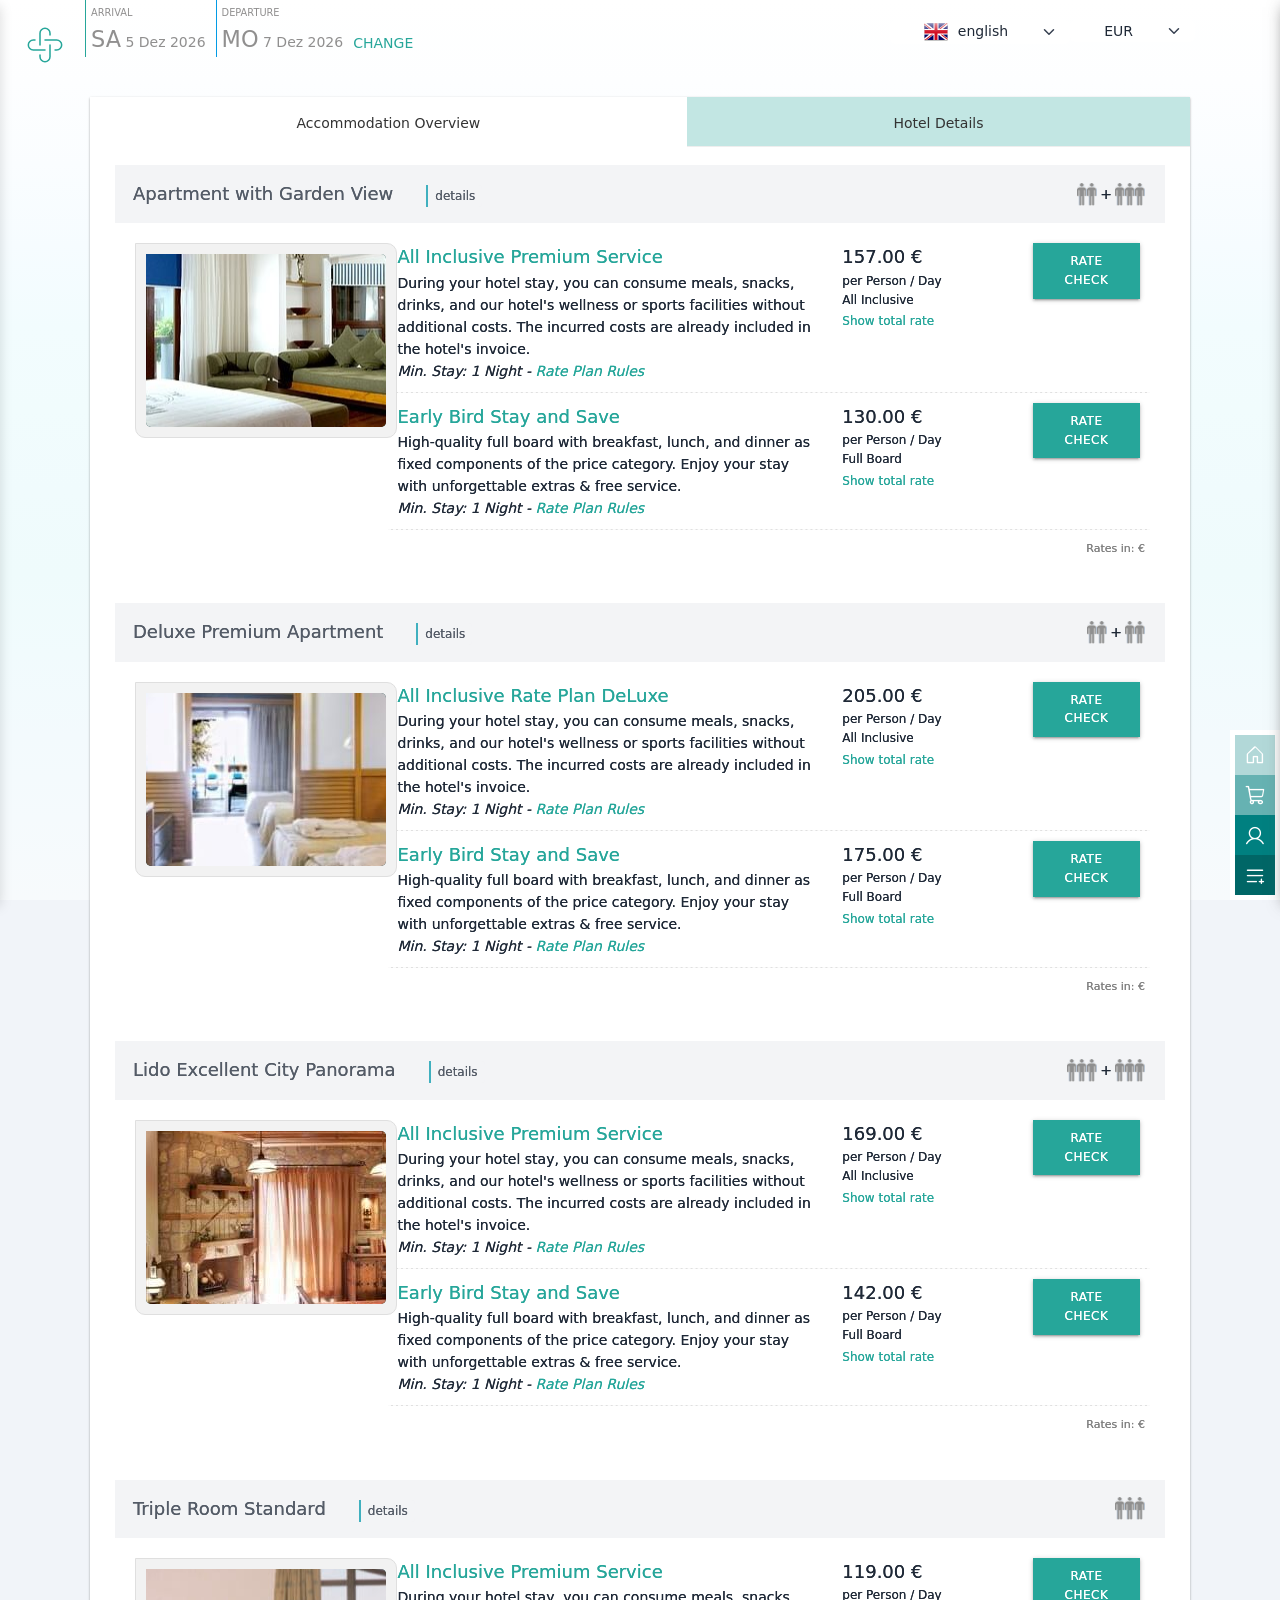
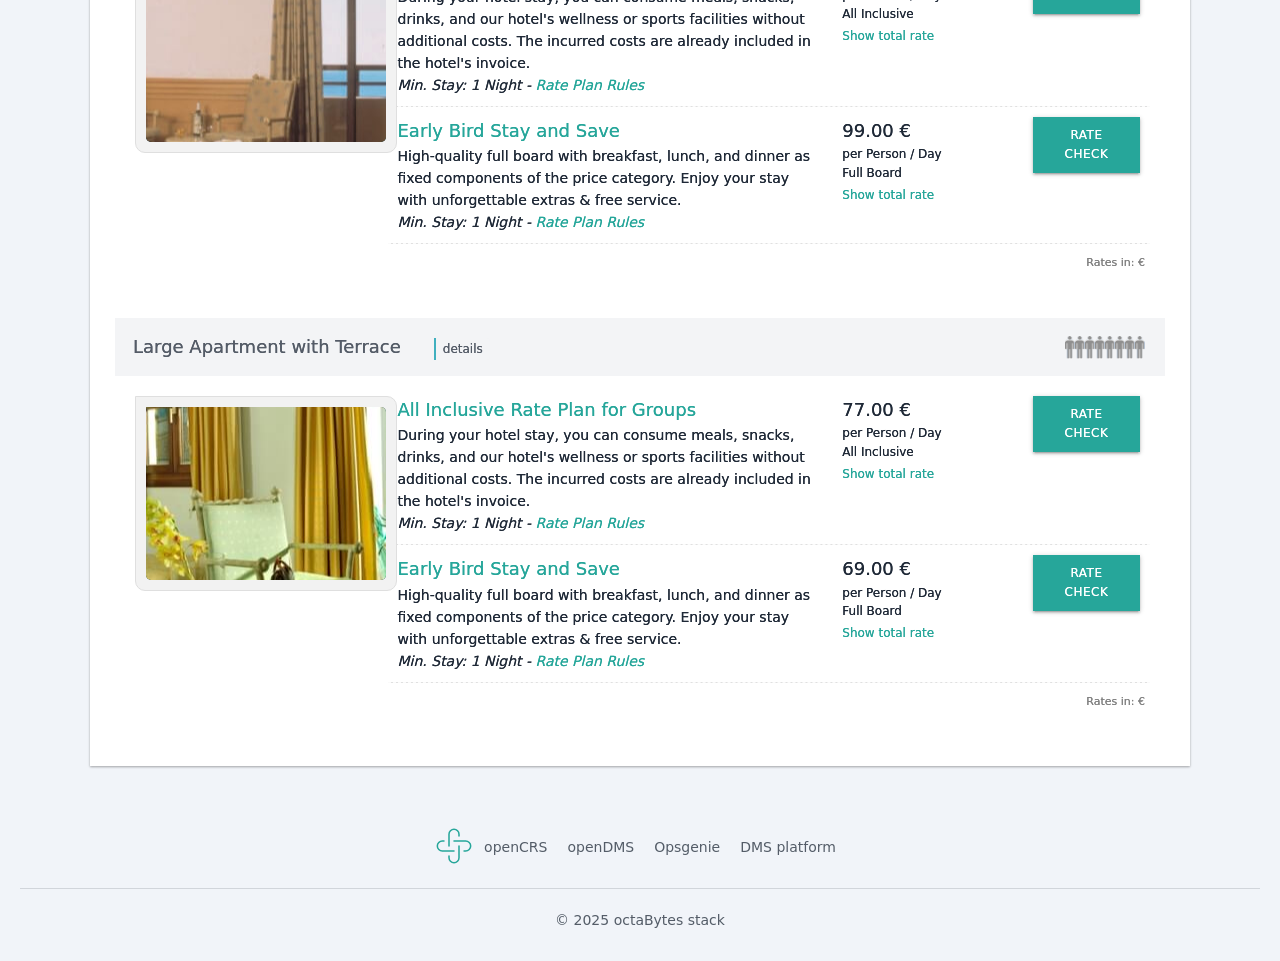
<file: hotel.html>
<!DOCTYPE html>
<html>

<meta http-equiv="content-type" content="text/html;charset=UTF-8" />
<head>
<meta http-equiv="Content-Type" content="text/html; charset=UTF-8">
<meta name="viewport" content="width=device-width, initial-scale=1">
<!-- Favicon -->
<link rel="shortcut icon" href="img/favicon.png">
<title>octa dms | hotel booking</title>

<link href="css/vendors/all.min48b2.css?v=4.0" rel="stylesheet" media="screen">
<link href="css/vendors/lityed97.css?v=3.0.0-dev" rel="stylesheet" media="screen">
<link href="css/layout.css" rel="stylesheet" media="screen">
<link href="css/inputs.css" rel="stylesheet" media="screen">
<link href="css/hotel-datepicker.css?v=4.8.0" rel="stylesheet" media="screen">
<link href="icons/bootstrap-icons/bootstrap-icons.minf110.css?v=1.11.3" rel="stylesheet" media="screen">
<link href="icons/phosphor/style.css?v=2.1.0" rel="stylesheet" media="screen">
<link href="fonts/opensans/opensans48b2.css?v=4.0" rel="stylesheet" media="screen">
<link href="css/incl.availability2.css" rel="stylesheet" media="screen">
<link href="css/vendors/jquery.popeyee8da.css?v=2.0.3" rel="stylesheet" media="screen">
<link href="css/vendors/jquery.popeye.stylee8da.css?v=2.0.3" rel="stylesheet" media="screen">
<link href="css/vendors/slick75cf.css?v=1.8.1" rel="stylesheet" media="screen">
<link href="css/vendors/jquery.beefup1.5.0aa26.css?v=1.5.0" rel="stylesheet" media="screen">
<link href="css/csstabs.css" rel="stylesheet" media="screen">

<script src="js/jquery-3.7.1.min.js"></script>
<script src="js/hoteldatepicker/fecha.min5d5c.js?v=4.2.1"></script>
<script src="js/hoteldatepicker/hotel-datepicker.min01c7.js?v=4.8.0"></script>
<script src="js/vendors/bootstrap.bundle.min9b45.js?v=5.2.2"></script>
<script src="js/vendors/lity.mined97.js?v=3.0.0-dev"></script>
<script src="js/vendors/select2.minc5e5.js?v=4.0.13"></script>
<script src="js/vendors/jquery.popeye-2.0.3.mine8da.js?v=2.0.3"></script>
<script src="js/vendors/slick.min75cf.js?v=1.8.1"></script>
<script src="js/vendors/jquery.beefup1.5.0.minaa26.js?v=1.5.0"></script>

<script type="text/javascript">
let currentDate = new Date().toJSON().slice(0, 10);//always fall back to 'today'
var defaultParams = {'masterID': '1', 'propertyID': '1', 'date': currentDate, 'nights': '2', 'rpID': '0', 'accID': '0'};

var page_number =1 ;
var propertyID=1;

function generateUrl(values) //function getLink(values)
{
	var params = defaultParams;
	if(values)
		for(var i in values)
		{
			params[i] = values[i];
		}
	var counter = 0;
	var qstr = '';
	for(var i in params)
	{
		if(counter > 0) qstr+='&';
		qstr+=i+'='+escape(params[i]);
		counter++;
	}
	var url = 'hotel.html';
	if(qstr != '') url+='?'+qstr;
 
	return url;
}

function navigateTo(page)
{
	var url = '';
	switch(page)
	{
		case 'property':
			if(page_number>0) url=generateUrl({rpID:'',step:'',mode:'',resID:'',propertyID:'',accID:'',adults_num:'',children_num:'',ch_ages:''}); 
			break;
		case 'availability':
			if(page_number>2) url=generateUrl({rpID:'',step:'',resID:'',mode:'',accID:'',adults_num:'',children_num:'',ch_ages:''}); 
			break;
		case 'rates':
			if(page_number>3) url=generateUrl({step:'',mode:'',resID:''}); 
			break;		
		case 'services':
			if(page_number>3) url=generateUrl({step:'4',mode:'',resID:''}); 
			break;
		default: break;
	}
	
	if(url !='') window.location.href=url;
}

function modifyBookingDate()
{
	//var newdate = jQuery('#start_year').val()+'-'+jQuery('#start_month').val()+'-'+jQuery('#start_day').val();
	var newdate = jQuery('#in_date').val();
	var nights = jQuery('#ch_nights').val();
	var url = generateUrl({date:newdate,nights:nights,rpID:'',step:'',accID:''});
	window.location.href=url;
}
 
function number_format (number) 
{
	// http://kevin.vanzonneveld.net
	// +   original by: Jonas Raoni Soares Silva (http://www.jsfromhell.com)
	var decimals=2,dec_point=',', thousands_sep=' ';
	number = (number + '').replace(/[^0-9+\-Ee.]/g, '');
	var n = !isFinite(+number) ? 0 : +number,
	prec = !isFinite(+decimals) ? 0 : Math.abs(decimals),
	sep = (typeof thousands_sep === 'undefined') ? ',' : thousands_sep,
	dec = (typeof dec_point === 'undefined') ? '.' : dec_point,
	s = '',
	toFixedFix = function (n, prec) 
	{
		  var k = Math.pow(10, prec);
		  return '' + Math.round(n * k) / k;
	};
	 // Fix for IE parseFloat(0.55).toFixed(0) = 0;
	s = (prec ? toFixedFix(n, prec) : '' + Math.round(n)).split('.');
	if (s[0].length > 3) 
	{
		s[0] = s[0].replace(/\B(?=(?:\d{3})+(?!\d))/g, sep);
	}
	  
	if ((s[1] || '').length < prec) 
	{
		s[1] = s[1] || '';
		s[1] += new Array(prec - s[1].length + 1).join('0');
	}
	return s.join(dec);
}
 
function updateLangField(langObj)
{
	if(langObj.value!='' && langObj.value!='de')
	{
		var url=generateUrl({lang:langObj.value, mode:''}); 
		window.location.href=url;
	}
}

function updateCurrField(currObj)
{
	if(currObj.value!='' && currObj.value!='EUR')
	{
		var url=generateUrl({currency:currObj.value, mode:''}); 
		window.location.href=url;
	}
}
/*
function showPrivacyPolicy(obj)
{
	if($('#property_privacy_cont').html()=='')
	{
		$.ajax({
				type:'GET',
				url: "/_crsdev2021/solaris/engine/classes/generators/privacy_policy.php?propertyID="+propertyID+"&lang_code=de",
				success: function(response)
				{
					$('#property_privacy_cont').html(response);
					//return launchPopup(obj);
				},		 
						
				statusCode: 
				{
					404: function() 
					{
					  $('#ajaxresult').html("<span class='error_msg'>Page handler Not Found</span>");
					}
				},
						
				error:function (xhr, ajaxOptions, thrownError)
				{
					$('#ajaxresult').html("<span class='error_msg'>"+xhr.status+" "+thrownError+"</span>");
				}
			});
	}
	else
	{
		//return launchPopup(obj);
	}
	return false;
}


function showLegalDisclaimer(obj)
{
	if($('#property_disclaimer_cont').html()=='')
	{
		$.ajax({
				type:'GET',
				url: "/_crsdev2021/solaris/engine/classes/generators/legal_disclaimer.php?propertyID="+propertyID+"&lang_code=de",
				success: function(response)
				{
					$('#property_disclaimer_cont').html(response);
					//return launchPopup(obj);
				},		 
						
				statusCode: 
				{
					404: function() 
					{
					  $('#ajaxresult').html("<span class='error_msg'>Page handler Not Found</span>");
					}
				},
						
				error:function (xhr, ajaxOptions, thrownError)
				{
					$('#ajaxresult').html("<span class='error_msg'>"+xhr.status+" "+thrownError+"</span>");
				}
			});
	}
	else
	{
		//return launchPopup(obj);
	}
	return false;
}
*/
</script>

<script type="text/javascript">

$(function() {

//in case, we access the page without 'date' parameter, refresh and build correct params (generateUrl() has default params assigned..see above)
if (!searchParams.get('date')) {
	var url = generateUrl();
	window.location.href=url;
}
	
    <!--  LANGUAGE & CURRENCY SELECT (select2) -->

	// add images to select2
	function LangImg(oo) {
		var thumb = $(oo.element).data('img');
		if (!oo.id) { return oo.text; }
		var $oo = $('<img src="' + thumb + '" alt="" width="24" height="24" class="me-2"><span>' + $(oo.element).text() + '</span>');

		return $oo;
	}
    $("#main_lang_select").select2({
          minimumResultsForSearch: Infinity, // disable search field
		  templateResult: LangImg,           // attach thumb to selected
          templateSelection: LangImg
        });
		
    $("#main_curr_select").select2({ 
          minimumResultsForSearch: Infinity
		});
		
		
	/*
	Toggle show/hide 'change date' in-place, no popup.
	*/
	$(".changeDates").click(function(e) {
	e.preventDefault();
		$('#change_date').removeClass('d-none').fadeIn(500);
		$('.StayDates').hide();
	});
	//then we do the oposite
	$("#closeChangeDates").click(function(e) {
	e.preventDefault();
		$('#change_date').addClass('d-none');
		$('.StayDates').fadeIn();
	});
	// end
	
	//$('.steps-wrapper').delay(6000).slideUp('slow');// auto-hide the steps

	// ------------------- hotel-datepicker ------------------- //

	var datepicker = new HotelDatepicker(document.getElementById('datespick'), {
		format: 'DD-MM-YYYY',
		selectForward: true,
		moveBothMonths: true,
		onSelectRange: function() {
		var check_in = datepicker.start;
		var check_out = datepicker.end;
		var nights = datepicker.getNights();
		jQuery('#in_date').val(fecha.format(check_in, 'YYYY-MM-DD'));
		jQuery('#ch_nights').val(nights);
		},
		/*i18n: {
			selected: 'Ihr Aufenthalt:',
			night: 'Nacht',
			nights: 'Nächte',
			button: 'Schliessen',
			clearButton: 'Clear',
			submitButton: 'Senden',
			'checkin-disabled': 'Check-in deaktiviert',
			'checkout-disabled': 'Check-out deaktiviert',
			'day-names-short': ['So', 'Mo', 'Di', 'Mi', 'Do', 'Fr', 'Sa'],
			'day-names': ['Sonntag', 'Montag', 'Dienstag', 'Mittwoch', 'Donnerstag', 'Freitag', 'Samstag'],
			'month-names-short': ['Jan', 'Feb', 'Mär', 'Apr', 'Mai', 'Jun', 'Jul', 'Aug', 'Sep', 'Okt', 'Nov', 'Dez'],
			'month-names': ['Januar', 'Februar', 'März', 'April', 'Mai', 'Juni', 'Juli', 'August', 'September', 'Oktober', 'November', 'Dezember'],
			'error-more': 'Der Zeitraum sollte nicht länger als 1 Nacht sein.',
			'error-more-plural': 'Der Zeitraum sollte nicht länger als %d Nächte sein.',
			'error-less': 'Der Zeitraum sollte nicht weniger als 1 Nacht betragen.',
			'error-less-plural': 'Der Zeitraum sollte nicht weniger als %d Nächte betragen.',
			'info-more': 'Bitte wählen Sie einen Zeitraum von mindestens 1 Nacht aus.',
			'info-more-plural': 'Bitte wählen Sie einen Zeitraum von mindestens %d Nächten aus.',
			'info-range': 'Please select a date range between %d and %d nights',
			'info-range-equal': 'Please select a date range of %d nights',
			'info-default': 'Bitte wählen Sie einen Datumsbereich aus.',
			'aria-application': 'Kalender',
			'aria-selected-checkin': 'Selected as check-in date, %s',
			'aria-selected-checkout': 'Selected as check-out date, %s',
			'aria-selected': 'Selected, %s',
			'aria-disabled': 'Not available, %s',
			'aria-choose-checkin': 'Choose %s as your check-in date',
			'aria-choose-checkout': 'Choose %s as your check-out date',
			'aria-prev-month': 'Move backward to switch to the previous month',
			'aria-next-month': 'Move forward to switch to the next month',
			'aria-close-button': 'Schließen Sie den Datumswähler',
			'aria-clear-button': 'Ausgewählte Daten löschen',
			'aria-submit-button': 'Submit the form'
		}*/
	});
	
	/*####################################################################################################*/
	
	//toggle between rates & room description/amenities
	jQuery(".mytrigger").click(function(e) {
	e.preventDefault();
		jQuery(this).closest('.Xcard').find('.rp_toggletab1').toggle(500);
		jQuery(this).closest('.Xcard').find('.rp_toggletab2').toggle(500)
		jQuery(this).closest('.Xcard').find('.fotoX').toggle(500);
	});

	//toggle between package rates / package description
	jQuery(".pkg_mytrigger").click(function(e) {
	e.preventDefault();
		jQuery(this).closest('.Xcard').find('.pkg_toggletab1').toggle(500);
		jQuery(this).closest('.Xcard').find('.pkg_toggletab2').toggle(500);
		jQuery(this).closest('.Xcard').find('.fotoX').toggle(500);
	});

    // Action btn 'toggle total rates'
	/*jQuery(".fab").click(function(e) {
	e.preventDefault();
		jQuery('.total_estimate').toggle(500);
		jQuery('.accom_type_charge_per, .accom_type_price_old, .accom_type_price').toggle(500);
	});
	*/
	jQuery(".fab").click(function(e){
	e.preventDefault();
	  jQuery('.total_estimate').toggle(500);
	  jQuery('.accom_type_charge_per, .accom_type_price_old, .accom_type_price').toggle(500);
	  
		jQuery(".fab").each(function(index) {
		  jQuery(this).text($(this).text() == 'Show rates per day' ? 'Show total rate' : 'Show rates per day');
	    //console.log( index + ": " + $( this ).text() );
		});
	});


	/********************************************************
	* Popeye Galleries
	********************************************************/
	var options2 = {
		caption:    false,
		navigation: 'permanent',
		direction:  'left'
	}
	var options3 = {
		caption:    'permanent',
		opacity:    1
	}

	$('.ppy').popeye();
	//end


	/********************************************************
	* Slick options (multiple sliders in one page)
	* See \archive\Sliders\SLICK CAROUSEL for explanation 
	********************************************************/
	$('.slider-large').each(function(key, item) {
		  var sliderIdName = 'slider' + key;
		  var sliderNavIdName = 'sliderNav' + key;

		  this.id = sliderIdName;
		  $('.slider-thumb')[key].id = sliderNavIdName;

		  var sliderId = '#' + sliderIdName;
		  var sliderNavId = '#' + sliderNavIdName;
	  
		 $(sliderId).slick({
		  slidesToShow: 1,
		  slidesToScroll: 1,
		  arrows: false,
		  fade: true,
		  asNavFor: sliderNavId
		});
		
		$(sliderNavId).slick({
		  slidesToShow: 4,
		  slidesToScroll: 1,
		  asNavFor: sliderId,
		  centerMode: true,
		  focusOnSelect: true,
		  arrows: false,
			 responsive: [
				{
				  breakpoint: 1200,
				  settings: {
					slidesToShow: 3,
					slidesToScroll: 1
				  }
				}
			  ]
		});
	});
	
	/*
	Embeded summary.php aka 'quick configurator'
	*/
	$('a.open_configurator').on('click', function(e) {
	e.preventDefault();
    
    $('.configurator_box').remove(); // first we remove any previous open instance
	 
	var href_id = $(this).data('tab'); // = .attr('data-tab')
	var href_url = $(this).data('url'); // = .attr('data-url')
	//alert('clicked:' +href_id +'<br>' +href_url);

	var $parent = $(this).closest('.rp_wrapper');// cache the target element
	var $elementsBox = $('<div id="box_' + href_id + '" class="configurator_box mb-3"><p class="box_load" data-text="Loading...">Loading...</p><a href="#" class="close__box"></a></div>');
	$elementsBox.insertAfter($parent);//insert the box object after the target element

	/*now load summary.php
	actually, we load the URL (href_url). Our system is configured that
	if rpID + accID are set as parameters, the summary.php is loaded.
	*/
	  $.ajax({
		url: href_url, 
		type: "GET",          
		dataType: "HTML", 
		success: function( data, textStatus, jqxhr ) { 
			$('p.box_load').hide();
			$($elementsBox).addClass('fade-in-top');
			$($elementsBox).append(data);
		},
		error: function(jqXHR, data ) {
			alert ('Request failed, please try again later.');    
		}
		}); 
	});
	
	/*
	Dirty fix when summary.php ajax was triggered and we try
	to change lang or currency .. we got redirected to summary.php
	(Because with Ajax, new defaultParams where set, including rpID + accomID,
	which redirect to summary.php)
	Now, when we click on the .top-switches, we reset the array's values rpID + accomID to 0
	*/
	$('.top-switches').on('click', function() {
		defaultParams.rpID = '0';
		defaultParams.accID = '0';
		//console.log( defaultParams );
	});
	
	/*
	Close/destroy 'quick configurator'
	use Event Delegation to access the ajax content
	$(document).on('change','#myid', function(){
	Ideally we should replace document with closest static container (e.g. '.card')
	*/
	$('.Xcard').on('click','.close__box', function(e){
        e.preventDefault();
		$(this).closest('.configurator_box').remove();
	});

});//doc ready

// Remove animated blur on page load (from all elements)
jQuery(window).on("load", function () {
	jQuery('*').removeClass('animate-onload');
});
</script>

<script src="hotel.js"></script>
</head>

<body>

<nav id="wallet" class="shadow-lg">
  <div class="position-relative float-end"><a class="sidebarToggle wallet-close"></a></div>
  
    <div class="p-4">
		<h2>Cart <small>(<span class="total-quantity"></span> items)</small></h2>

		<table class="table">
			<tbody class="cart">
			</tbody>
		</table>
		<div class="d-flex align-items-center justify-content-end">
			<div class="me-2">Total:</div>
			<div><strong class="total"></strong></div>
		</div>
	</div>
</nav>

<!-- do not place anything here in between, as stupid #wallet 'push <main> to right will not work ! -->

<main>

<div id="toast" class="alert alert-success alert-dismissible fade show d-none" style="position:fixed; top:4em; left: 50%; transform: translateX(-50%); z-index: 3"><i class="bi bi-bell me-1"></i><span class="fw-semibold me-2">Note!</span>This feature is disabled in the demo version.<button type="button" class="btn-close" data-bs-dismiss="alert"></button></div>

<section class="container d-flex justify-content-between mb-4 mynav">

	<div class='StayDates'>
		<div class='d-flex flex-wrap align-items-end'>
			<div class='ArrDate px-1 py-0'>
				<p class='ps-1 m-0'> <span class='ArrDepHint'>Arrival</span>
					<br> <span class='Day'></span> <span class='theIn'></span></p>
			</div>
			<div class='DepDate px-1 py-0'>
				<p class='ps-1 m-0'> <span class='ArrDepHint'>Departure</span>
					<br> <span class='Day'></span> <span class='theOut'></span></p>
			</div> <a href="#" class="changeDates ps-1 m-0">change</a>
		</div>
	</div>
	
	<div id="change_date" class="d-none d-flex align-items-center mt-3">
		<div class="calLas position-relative">
			<input type="text" id="datespick" class="form-control px-4" autocomplete="off" value="" placeholder="Select dates:"> </div>
		<input type="hidden" id="in_date" value="">
		<input type="hidden" id="ch_nights" value="">
		<div class="ms-4">
			<button type="button" class="waves-effect btn btn-sm" onclick="modifyBookingDate()">Search</button>
		</div>
		<div class="ms-2"> <a href="#" id="closeChangeDates"><i class="bi bi-x-lg la-2x"></i></a> </div>
	</div>
	
	<div class='top-switches d-flex mt-3 me-1 animate-onload'>
		<select name='lang' id='main_lang_select' onchange='updateLangField(this)'>
			<option value='en' SELECTED data-img='icons/flags/en.png'>english</option>
			<option value='fr' data-img='icons/flags/fr.png'>french</option>
			<option value='de' data-img='icons/flags/de.png'>german</option>
		</select>
		<select name='currency' id='main_curr_select' onchange='updateCurrField(this)'>
			<option value='EUR' SELECTED title=''>EUR</option>
			<option value='GBP' title=''>GBP</option>
			<option value='USD' title=''>USD</option>
		</select>
	</div>
	
</section>

	
<div class="container">

<div class="content">

<div class="tab__wrap">

		<input type="radio" id="tab1" name="tabGroup1" class="taby" checked>
		<label for="tab1">Accommodation Overview</label>
	
		<input type="radio" id="tab2" name="tabGroup1" class="taby">
		<label for="tab2">Hotel Details</label>

<div class="tab__content"><!-- tab No 1 -->

<div class="Xcard hoverable">
	
		<div class="row align-items-center room_cap bg-light mx-0 mb-3 py-2"><!-- upper row -->
			<div class="col-sm-8 text-start">
			  <p class="fs-5 m-1 opacity-75"><span class="wallet-room">Apartment with Garden View</span><a href="#" class="mytrigger fw-light badge bg-light border-start border-width-2 text-body rounded-start-0 border-info ms-4">details</a></p>
			</div>
			<div class="col-sm-4 text-end pe-3">
			 	<img src='img/icon_person.gif' /><img src='img/icon_person.gif' /><span>+</span><img src='img/icon_person.gif' /><img src='img/icon_person.gif' /><img src='img/icon_person.gif' />
			</div>
		</div>
        
		<div class="row px-3 pb-3"><!-- lower row -->
			<div class="col-xl-3 col-sm-12 d-none d-lg-block">
				<div class="ppy" id="ppy1">
					<ul class="ppy-imglist">
						<li>
							<li><a href="img/accomm/1_1354806670.jpg"><img data-src="img/accomm/1_1354806670.jpg"></a></li>
						</li>
						<li>
							<li><a href="img/accomm/1_1354806402.jpg"><img data-src="img/accomm/1_1354806402.jpg"></a></li>
						</li>
						<li>
							<li><a href="img/accomm/1_1354222148.jpg"><img data-src="img/accomm/1_1354222148.jpg"></a></li>
						</li>
						<li>
							<li><a href="img/accomm/1_1354828367.jpg"><img data-src="img/accomm/1_1354828367.jpg"></a></li>
						</li>
					</ul>
					<div class="ppy-outer">
						<div class="ppy-stage">
							<div class="ppy-nav">
								<a class="ppy-prev" title="Previous Image">Previous Image</a>
								<a class="ppy-switch-enlarge" title="Enlarge">Enlarge</a>
								<a class="ppy-switch-compact" title="Close">Close</a>
								<a class="ppy-next" title="Next Image">Next Image</a>
							</div>
						</div>
					</div>
					<div class="ppy-caption">
						<div class="ppy-counter">Image<strong class="ppy-current"></strong><strong class="ppy-total"></strong></div><span class="ppy-text"></span>
					</div>
				</div>
				<!-- end .ppy  #ppy1-->
    		</div>
			
			<div class='col-xl-3 col-sm-12 d-lg-none'>
				<div class="fotoX pd_fotoX">
					<div class="slider-large pd_a">
						<div><img src='img/accomm/1_1354806670.jpg'></div>
						<div><img src='img/accomm/1_1354806402.jpg'></div>
						<div><img src='img/accomm/1_1354222148.jpg'></div>
						<div><img src='img/accomm/1_1354828367.jpg'></div>
					</div>
								
					<div class="slider-thumb pd_b">
						<div><img src='img/accomm/1_1354806670.jpg'></div>
						<div><img src='img/accomm/1_1354806402.jpg'></div>
						<div><img src='img/accomm/1_1354222148.jpg'></div>
						<div><img src='img/accomm/1_1354828367.jpg'></div>
					</div>
		        </div>
			</div>
			<!-- end left_content -->
			
			<div class="col-xl-9 col-sm-12"> 
			
					<div class="px-1 rp_toggletab1">
					
						<div class="row rp_wrapper">
							<div class="col-lg-7 col-sm-12">
								<p class="fs-5 m-0 tealColor accom_rp_name" data-wallet-id="101">All Inclusive Premium Service</p>
								<p class='fs-7 m-0 d-none d-lg-block accom_rp_short'>During your hotel stay, you can consume meals, snacks, drinks, and our hotel's wellness or sports facilities without additional costs. The incurred costs are already included in the hotel's invoice.</p>
								<p class="fs-7 m-0 fst-italic"> Min. Stay: 1 Night -
								<a href="#pop_tp_policy_1_5" data-lity>Rate Plan Rules</a> </p>
							</div>
							<div class="col-lg-3 col-sm-6">
								<p class="fs-5 m-0 accom_type_price"><span class='pers_rate'>157.00</span><span>&nbsp;&euro;</span><span class='fw-normal text-danger ms-1 promo_indi d-none'>*</span> </p>
								<p class="fs-8 m-0 accom_type_charge_per"> per Person / Day </p>
								<div class="clearfix"></div>
								<div class="total_estimate" style="display:none"> Total:
									<p class='fs-5 m-0'><span class='ttal'></span>&nbsp;<span>&euro;</span>
										<br/>
									</p><span class='fs-8 m-0'>2 Persons, <span class='t_nights'></span> Nights</span> </div>
								<p class="fs-8 m-0 accom_type_service"> All Inclusive </p> <a href="#" id="fabtxt" class="fab">Show total rate</a> </div>
							<div class="col-lg-2 col-sm-6 text-end btn_booknow d-flex flex-column">
							<a href='#' class="waves-effect waves-light btn fs-8 open_configurator" data-tab='p_1_5' data-url="ajax.html?masterID=1&amp;propertyID=1&amp;date=2024-10-24&amp;nights=4&amp;rpID=5&amp;accID=1">rate check</a>
								<div class='mt-1 text-center promo_indi d-none'><span class='text-danger fs-10 fw-normal'>* Promo discount 10.00%</span></div>
							</div>
							<!-- sales policy Modal -->
							<div id="pop_tp_policy_1_5" class="lity-hide popup_block">
								<div class="pop_inner">
								<h5 class='m-0'>Payment Terms:</h5>
								<p>Deposit of 10.00%, remaining amount before arrival.</p>
								<p>Payments by bank transfer to our bank account must be made at least 0 day(s) before arrival.</p>
								<p>Room rates do not include local taxes and fees.</p>
								<p>The prices listed in this price list are only approximate values.</p>
								<h5 class='mt-2 mb-1'>Check-in Conditions:</h5>
								<p>Check-in is on the day of arrival after 1:30 PM.</p>
								<p>Check-out is on the day of departure before 12:30 PM.</p>
								<p>Additional fees may apply for late check-out.</p>
								<p>Please note that children from 1 year old are charged the same price as adults. Please add them to the number of adults.</p>
								<p>Final settlement takes place at check-out at the reception.</p>
								<h5 class='mt-2 mb-1'>Reservation Conditions:</h5>
								<p>We reserve the right to modify or cancel reservations made due to errors, fraudulent or inappropriate activities.</p>
								<h5 class='mt-2 mb-1'>Modify or Cancel Reservation:</h5>
								<p>If you wish to modify or cancel an existing reservation, you can do so online according to our General Terms and Conditions.</p>
								<h5 class='mt-2 mb-1'>Additional Information:</h5>
								<p>Lorem Ipsum additional fees may apply for late check-out.</p>
								<h5 class='mt-2 mb-1'>Cancellation Conditions:</h5>
								<p>The reservation will be held until 12:00 PM on the day of arrival.</p>
								<p>In case of no-show, we charge cancellation fees of 30.00% of the reservation value.</p> <p>For cancellation 4-0 days before arrival, we charge a cancellation fee of 50.00% of the reservation value.</p> <p>For cancellation 10-5 days before arrival, we charge a cancellation fee of 10.00% of the reservation value.</p> <p>For cancellation 20-15 days before arrival, we charge a cancellation fee of 2.00 night(s) per person in selected accommodations.</p> <p>For cancellation 30-21 days before arrival, we charge a cancellation fee of 1.00% of the reservation value.</p>
								<div class="clearfix"></div>
								</div>
							</div>
							<div class="clearfix"></div>
							<!-- sales policy Modal end-->
							<div class="clearfix"></div>
							<div class="style-three clearfix my-2"></div>
							<div class="clearfix"></div>
						</div>
						<!-- close rp_wrapper -->
				
						
						<div class="row rp_wrapper">
							<div class="col-lg-7 col-sm-12">
								<p class="fs-5 m-0 tealColor accom_rp_name" data-wallet-id="102">Early Bird Stay and Save</p>
								<p class='fs-7 m-0 d-none d-lg-block accom_rp_short'>High-quality full board with breakfast, lunch, and dinner as fixed components of the price category. Enjoy your stay with unforgettable extras & free service.</p>
								<p class="fs-7 m-0 fst-italic"> Min. Stay: 1 Night - <a href="#pop_tp_policy_1_132" data-lity>Rate Plan Rules</a> </p>
							</div>
							<div class="col-lg-3 col-sm-6">
								<p class="fs-5 m-0 accom_type_price"><span class='pers_rate'>130.00</span><span>&nbsp;&euro;</span><span class='fw-normal text-danger ms-1 promo_indi d-none'>*</span> </p>
								<p class="fs-8 m-0 accom_type_charge_per"> per Person / Day </p>
								<div class="clearfix"></div>
								<div class="total_estimate" style="display:none"> Total:
									<p class='fs-5 m-0'><span class='ttal'></span>&nbsp;<span>&euro;</span>
										<br/>
									</p><span class='fs-8 m-0'>2 Persons, <span class='t_nights'></span> Nights</span> </div>
								<p class="fs-8 m-0 accom_type_service"> Full Board </p> <a href="#" id="fabtxt" class="fab">Show total rate</a> </div>
							<div class="col-lg-2 col-sm-6 text-end btn_booknow d-flex flex-column"> 
							<a href='#' class="waves-effect waves-light btn fs-8 open_configurator" data-tab='p_1_132' data-url="ajax.html?masterID=1&amp;propertyID=1&amp;date=2024-10-24&amp;nights=2&amp;rpID=132&amp;accID=1">rate check</a>
								<div class='mt-1 text-center promo_indi d-none'><span class='text-danger fs-10 fw-normal'>* Promo discount 10.00%</span></div>
							</div>
							<!-- sales policy Modal -->
							<div id="pop_tp_policy_1_132" class="lity-hide popup_block">
								<div class="pop_inner">
								<h5 class='m-0'>Payment Terms:</h5>
								<p>Deposit of 10.00%, remaining amount before arrival.</p>
								<p>Payments by bank transfer to our bank account must be made at least 0 day(s) before arrival.</p>
								<p>Room rates do not include local taxes and fees.</p>
								<p>The prices listed in this price list are only approximate values.</p>
								<h5 class='mt-2 mb-1'>Check-in Conditions:</h5>
								<p>Check-in is on the day of arrival after 1:30 PM.</p>
								<p>Check-out is on the day of departure before 12:30 PM.</p>
								<p>Additional fees may apply for late check-out.</p>
								<p>Please note that children from 1 year old are charged the same price as adults. Please add them to the number of adults.</p>
								<p>Final settlement takes place at check-out at the reception.</p>
								<h5 class='mt-2 mb-1'>Reservation Conditions:</h5>
								<p>We reserve the right to modify or cancel reservations made due to errors, fraudulent or inappropriate activities.</p>
								<h5 class='mt-2 mb-1'>Modify or Cancel Reservation:</h5>
								<p>If you wish to modify or cancel an existing reservation, you can do so online according to our General Terms and Conditions.</p>
								<h5 class='mt-2 mb-1'>Additional Information:</h5>
								<p>Lorem Ipsum additional fees may apply for late check-out.</p>
								<h5 class='mt-2 mb-1'>Cancellation Conditions:</h5>
								<p>The reservation will be held until 12:00 PM on the day of arrival.</p>
								<p>In case of no-show, we charge cancellation fees of 30.00% of the reservation value.</p> <p>For cancellation 4-0 days before arrival, we charge a cancellation fee of 50.00% of the reservation value.</p> <p>For cancellation 10-5 days before arrival, we charge a cancellation fee of 10.00% of the reservation value.</p> <p>For cancellation 20-15 days before arrival, we charge a cancellation fee of 2.00 night(s) per person in selected accommodations.</p> <p>For cancellation 30-21 days before arrival, we charge a cancellation fee of 1.00% of the reservation value.</p>
									<div class="clearfix"></div>
								</div>
							</div>
							<div class="clearfix"></div>
							<!-- sales policy Modal end-->
							<div class="clearfix"></div>
							<div class="style-three clearfix my-2"></div>
							<div class="clearfix"></div>
						</div>
						<!-- close rp_wrapper -->
				
					</div><!-- end  .rp_toggletab1  -->
					
					<div class="rp_toggletab2" style="display:none">
						<p class="fs-7 m-0"> Room Description:
							<br> This is a room description in placeholder text, random and as a demo, in web standards. You can see if all letters are present and how they look. Sometimes words like Hamburgefonts, Rafgenduks or Handgloves are used to test fonts. Sometimes sentences that contain all letters of the alphabet</p>
						<table border="0" cellspacing="0" cellpadding="0" width="100%" class="mt-2 fs-9">
							<tbody>
								<tr>
									<td valign="top" colspan="2">Room Amenities:</td>
								</tr>
								<tr>
									<td valign="top">
									    <br>&#155; Baby cot possible
										<br>&#155; Bathrobe
										<br>&#155; Park view
										<br>&#155; City view
										<br>&#155; Iron / ironing board
										<br>&#155; Disability friendly
										<br>&#155; TV
										<br>&#155; Suitable for families
										<br>&#155; Hair dryer
										<br>&#155; Slippers
										<br>&#155; Internet access
										<br>&#155; Air conditioning
									    <br>&#155; Refrigerator
										<br> </td>
									<td valign="top">
										<br>&#155; Mini Bar
										<br>&#155; Parking
										<br>&#155; Pay-TV
										<br>&#155; Satellite TV
										<br>&#155; Direct dial telephone
										<br>&#155; Terrace
										<br>&#155; VIP amenities
										<br>&#155; Washing machine
										<br>&#155; Wi-Fi
										<br>&#155; Laundry service
										<br>&#155; Room with bathroom and WC
										<br>&#155; Room service
										<br>&#155; Extra bed possible
										<br> </td>
								</tr>
							</tbody>
						</table>
					</div>
					<!-- end  .rp_toggletab2  -->
					
	
				
					<p class="rates_view" style="float:right;font-size: 11px; color: #808080;">Rates in: &euro; </p>	

			</div><!-- end right_content -->
			
		</div><!-- end lower row -->
	
</div><!-- end card hoverable -->
	
	
<div class="Xcard hoverable">
	
		<div class="row align-items-center room_cap bg-light mx-0 mb-3 py-2"><!-- upper row -->
			<div class="col-sm-8 text-start">
			  <p class="fs-5 m-1 opacity-75"><span class="wallet-room">Deluxe Premium Apartment</span><a href="#" class="mytrigger fw-light badge bg-light border-start border-width-2 text-body rounded-start-0 border-info ms-4">details</a></p>
			</div>
			<div class="col-sm-4 text-end pe-3">
			 	<img src='img/icon_person.gif' /><img src='img/icon_person.gif' /><span>+</span><img src='img/icon_person.gif' /><img src='img/icon_person.gif' />			</div>
			<!--div class="col-sm-2 text-end">
				<a href="#" class="mytrigger ms-4 me-2"><i class="las la-angle-double-right ms-1"></i></a>
			</div-->
		</div>
        
		<div class="row px-3 pb-3"><!-- lower row -->
			<div class="col-xl-3 col-sm-12 d-none d-lg-block">
				<div class="ppy" id="ppy1">
					<ul class="ppy-imglist">
						<li>
							<li><a href="img/accomm/2_1364902460.jpg"><img data-src="img/accomm/2_1364902460.jpg"></a></li>
						</li>
						<li>
							<li><a href="img/accomm/2_1364901597.jpg"><img data-src="img/accomm/2_1364901597.jpg"></a></li>
						</li>
						<li>
							<li><a href="img/accomm/2_1364901596.jpg"><img data-src="img/accomm/2_1364901596.jpg"></a></li>
						</li>
						<li>
							<li><a href="img/accomm/2_1364552452.jpg"><img data-src="img/accomm/2_1364552452.jpg"></a></li>
						</li>
					</ul>
					<div class="ppy-outer">
						<div class="ppy-stage">
							<div class="ppy-nav">
								<a class="ppy-prev" title="Previous Image">Previous Image</a>
								<a class="ppy-switch-enlarge" title="Enlarge">Enlarge</a>
								<a class="ppy-switch-compact" title="Close">Close</a>
								<a class="ppy-next" title="Next Image">Next Image</a>
							</div>
						</div>
					</div>
					<div class="ppy-caption">
						<div class="ppy-counter">Image<strong class="ppy-current"></strong><strong class="ppy-total"></strong></div><span class="ppy-text"></span>
					</div>
				</div>
				<!-- end .ppy  #ppy1-->
    		</div>
			
			<div class='col-xl-3 col-sm-12 d-lg-none'>
				<div class="fotoX pd_fotoX">
					<div class="slider-large pd_a">
						<div><img src='img/accomm/2_1364902460.jpg'></div>
						<div><img src='img/accomm/2_1364901597.jpg'></div>
						<div><img src='img/accomm/2_1364901596.jpg'></div>
						<div><img src='img/accomm/2_1364552452.jpg'></div>
					</div>
								
					<div class="slider-thumb pd_b">
						<div><img src='img/accomm/2_1364902460.jpg'></div>
						<div><img src='img/accomm/2_1364901597.jpg'></div>
						<div><img src='img/accomm/2_1364901596.jpg'></div>
						<div><img src='img/accomm/2_1364552452.jpg'></div>
					</div>
		        </div>
			</div>
			<!-- end left_content -->
			
			<div class="col-xl-9 col-sm-12"> 
				

					<div class="px-1 rp_toggletab1">
					
						<div class="row rp_wrapper">
							<div class="col-lg-7 col-sm-12">
								<p class="fs-5 m-0 tealColor accom_rp_name" data-wallet-id="103">All Inclusive Rate Plan DeLuxe</p>
								<p class='fs-7 m-0 d-none d-lg-block accom_rp_short'>During your hotel stay, you can consume meals, snacks, drinks, and our hotel's wellness or sports facilities without additional costs. The incurred costs are already included in the hotel's invoice.</p>
								<p class="fs-7 m-0 fst-italic"> Min. Stay: 1 Night -
								<a href="#pop_tp_policy_1_5" data-lity>Rate Plan Rules</a> </p>
							</div>
							<div class="col-lg-3 col-sm-6">
								<p class="fs-5 m-0 accom_type_price"><span class='pers_rate'>205.00</span><span>&nbsp;&euro;</span><span class='fw-normal text-danger ms-1 promo_indi d-none'>*</span> </p>
								<p class="fs-8 m-0 accom_type_charge_per"> per Person / Day </p>
								<div class="clearfix"></div>
								<div class="total_estimate" style="display:none"> Total:
									<p class='fs-5 m-0'><span class='ttal'></span>&nbsp;<span>&euro;</span>
										<br/>
									</p><span class='fs-8 m-0'>2 Persons, <span class='t_nights'></span> Nights</span> </div>
								<p class="fs-8 m-0 accom_type_service"> All Inclusive </p> <a href="#" id="fabtxt" class="fab">Show total rate</a> </div>
							<div class="col-lg-2 col-sm-6 text-end btn_booknow d-flex flex-column"> 
							<a href='#' class="waves-effect waves-light btn fs-8 open_configurator" data-tab='p_1_5' data-url="ajax.html?masterID=1&amp;propertyID=1&amp;date=2024-10-24&amp;nights=2&amp;rpID=5&amp;accID=1">rate check</a>
								<div class='mt-1 text-center promo_indi d-none'><span class='text-danger fs-10 fw-normal'>* Promo discount 10.00%</span></div>
							</div>
							<!-- sales policy Modal -->
							<div id="pop_tp_policy_1_5" class="lity-hide popup_block">
								<div class="pop_inner">
								<h5 class='m-0'>Payment Terms:</h5>
								<p>Deposit of 10.00%, remaining amount before arrival.</p>
								<p>Payments by bank transfer to our bank account must be made at least 0 day(s) before arrival.</p>
								<p>Room rates do not include local taxes and fees.</p>
								<p>The prices listed in this price list are only approximate values.</p>
								<h5 class='mt-2 mb-1'>Check-in Conditions:</h5>
								<p>Check-in is on the day of arrival after 1:30 PM.</p>
								<p>Check-out is on the day of departure before 12:30 PM.</p>
								<p>Additional fees may apply for late check-out.</p>
								<p>Please note that children from 1 year old are charged the same price as adults. Please add them to the number of adults.</p>
								<p>Final settlement takes place at check-out at the reception.</p>
								<h5 class='mt-2 mb-1'>Reservation Conditions:</h5>
								<p>We reserve the right to modify or cancel reservations made due to errors, fraudulent or inappropriate activities.</p>
								<h5 class='mt-2 mb-1'>Modify or Cancel Reservation:</h5>
								<p>If you wish to modify or cancel an existing reservation, you can do so online according to our General Terms and Conditions.</p>
								<h5 class='mt-2 mb-1'>Additional Information:</h5>
								<p>Lorem Ipsum additional fees may apply for late check-out.</p>
								<h5 class='mt-2 mb-1'>Cancellation Conditions:</h5>
								<p>The reservation will be held until 12:00 PM on the day of arrival.</p>
								<p>In case of no-show, we charge cancellation fees of 30.00% of the reservation value.</p> <p>For cancellation 4-0 days before arrival, we charge a cancellation fee of 50.00% of the reservation value.</p> <p>For cancellation 10-5 days before arrival, we charge a cancellation fee of 10.00% of the reservation value.</p> <p>For cancellation 20-15 days before arrival, we charge a cancellation fee of 2.00 night(s) per person in selected accommodations.</p> <p>For cancellation 30-21 days before arrival, we charge a cancellation fee of 1.00% of the reservation value.</p>
								<div class="clearfix"></div>
								</div>
							</div>
							<div class="clearfix"></div>
							<!-- sales policy Modal end-->
							<div class="clearfix"></div>
							<div class="style-three clearfix my-2"></div>
							<div class="clearfix"></div>
						</div>
						<!-- close rp_wrapper -->
				
						
						<div class="row rp_wrapper">
							<div class="col-lg-7 col-sm-12">
								<p class="fs-5 m-0 tealColor accom_rp_name" data-wallet-id="104">Early Bird Stay and Save</p>
								<p class='fs-7 m-0 d-none d-lg-block accom_rp_short'>High-quality full board with breakfast, lunch, and dinner as fixed components of the price category. Enjoy your stay with unforgettable extras & free service.</p>
								<p class="fs-7 m-0 fst-italic"> Min. Stay: 1 Night - <a href="#pop_tp_policy_1_132" data-lity>Rate Plan Rules</a> </p>
							</div>
							<div class="col-lg-3 col-sm-6">
								<p class="fs-5 m-0 accom_type_price"><span class='pers_rate'>175.00</span><span>&nbsp;&euro;</span><span class='fw-normal text-danger ms-1 promo_indi d-none'>*</span> </p>
								<p class="fs-8 m-0 accom_type_charge_per"> per Person / Day </p>
								<div class="clearfix"></div>
								<div class="total_estimate" style="display:none"> Total:
									<p class='fs-5 m-0'><span class='ttal'></span>&nbsp;<span>&euro;</span>
										<br/>
									</p><span class='fs-8 m-0'>2 Persons, <span class='t_nights'></span> Nights</span> </div>
								<p class="fs-8 m-0 accom_type_service"> Full Board </p> <a href="#" id="fabtxt" class="fab">Show total rate</a> </div>
							<div class="col-lg-2 col-sm-6 text-end btn_booknow d-flex flex-column"> 
							<a href='#' class="waves-effect waves-light btn fs-8 open_configurator" data-tab='p_1_132' data-url="ajax.html?masterID=1&amp;propertyID=1&amp;date=2024-10-24&amp;nights=2&amp;rpID=132&amp;accID=1">rate check</a>
								<div class='mt-1 text-center promo_indi d-none'><span class='text-danger fs-10 fw-normal'>* Promo discount 10.00%</span></div>
							</div>
							<!-- sales policy Modal -->
							<div id="pop_tp_policy_1_132" class="lity-hide popup_block">
								<div class="pop_inner">
								<h5 class='m-0'>Payment Terms:</h5>
								<p>Deposit of 10.00%, remaining amount before arrival.</p>
								<p>Payments by bank transfer to our bank account must be made at least 0 day(s) before arrival.</p>
								<p>Room rates do not include local taxes and fees.</p>
								<p>The prices listed in this price list are only approximate values.</p>
								<h5 class='mt-2 mb-1'>Check-in Conditions:</h5>
								<p>Check-in is on the day of arrival after 1:30 PM.</p>
								<p>Check-out is on the day of departure before 12:30 PM.</p>
								<p>Additional fees may apply for late check-out.</p>
								<p>Please note that children from 1 year old are charged the same price as adults. Please add them to the number of adults.</p>
								<p>Final settlement takes place at check-out at the reception.</p>
								<h5 class='mt-2 mb-1'>Reservation Conditions:</h5>
								<p>We reserve the right to modify or cancel reservations made due to errors, fraudulent or inappropriate activities.</p>
								<h5 class='mt-2 mb-1'>Modify or Cancel Reservation:</h5>
								<p>If you wish to modify or cancel an existing reservation, you can do so online according to our General Terms and Conditions.</p>
								<h5 class='mt-2 mb-1'>Additional Information:</h5>
								<p>Lorem Ipsum additional fees may apply for late check-out.</p>
								<h5 class='mt-2 mb-1'>Cancellation Conditions:</h5>
								<p>The reservation will be held until 12:00 PM on the day of arrival.</p>
								<p>In case of no-show, we charge cancellation fees of 30.00% of the reservation value.</p> <p>For cancellation 4-0 days before arrival, we charge a cancellation fee of 50.00% of the reservation value.</p> <p>For cancellation 10-5 days before arrival, we charge a cancellation fee of 10.00% of the reservation value.</p> <p>For cancellation 20-15 days before arrival, we charge a cancellation fee of 2.00 night(s) per person in selected accommodations.</p> <p>For cancellation 30-21 days before arrival, we charge a cancellation fee of 1.00% of the reservation value.</p>
									<div class="clearfix"></div>
								</div>
							</div>
							<div class="clearfix"></div>
							<!-- sales policy Modal end-->
							<div class="clearfix"></div>
							<div class="style-three clearfix my-2"></div>
							<div class="clearfix"></div>
						</div>
						<!-- close rp_wrapper -->
				
					</div><!-- end  .rp_toggletab1  -->
					
					<div class="rp_toggletab2" style="display:none">
						<p class="fs-7 m-0"> Room Description:
							<br> This is a room description in placeholder text, random and as a demo, in web standards. You can see if all letters are present and how they look. Sometimes words like Hamburgefonts, Rafgenduks or Handgloves are used to test fonts. Sometimes sentences that contain all letters of the alphabet</p>
						<table border="0" cellspacing="0" cellpadding="0" width="100%" class="mt-2 fs-9">
							<tbody>
								<tr>
									<td valign="top" colspan="2">Room Amenities:</td>
								</tr>
								<tr>
									<td valign="top">
									    <br>&#155; Baby cot possible
										<br>&#155; Bathrobe
										<br>&#155; Park view
										<br>&#155; City view
										<br>&#155; Iron / ironing board
										<br>&#155; Disability friendly
										<br>&#155; TV
										<br>&#155; Suitable for families
										<br>&#155; Hair dryer
										<br>&#155; Slippers
										<br>&#155; Internet access
										<br>&#155; Air conditioning
									    <br>&#155; Refrigerator
										<br> </td>
									<td valign="top">
										<br>&#155; Mini Bar
										<br>&#155; Parking
										<br>&#155; Pay-TV
										<br>&#155; Satellite TV
										<br>&#155; Direct dial telephone
										<br>&#155; Terrace
										<br>&#155; VIP amenities
										<br>&#155; Washing machine
										<br>&#155; Wi-Fi
										<br>&#155; Laundry service
										<br>&#155; Room with bathroom and WC
										<br>&#155; Room service
										<br>&#155; Extra bed possible
										<br> </td>
								</tr>
							</tbody>
						</table>
					</div>
					<!-- end  .rp_toggletab2  -->
					
	
				
					<p class="rates_view" style="float:right;font-size: 11px; color: #808080;">Rates in: &euro; </p>	

			</div><!-- end right_content -->
			
		</div><!-- end lower row -->
	
</div><!-- end card hoverable -->
	
	
<div class="Xcard hoverable">
	
		<div class="row align-items-center room_cap bg-light mx-0 mb-3 py-2"><!-- upper row -->
			<div class="col-sm-8 text-start">
			  <p class="fs-5 m-1 opacity-75"><span class="wallet-room">Lido Excellent City Panorama</span><a href="#" class="mytrigger fw-light badge bg-light border-start border-width-2 text-body rounded-start-0 border-info ms-4">details</a></p>
			</div>
			<div class="col-sm-4 text-end pe-3">
			 	<img src='img/icon_person.gif' /><img src='img/icon_person.gif' /><img src='img/icon_person.gif' /><span>+</span><img src='img/icon_person.gif' /><img src='img/icon_person.gif' /><img src='img/icon_person.gif' />			</div>
			<!--div class="col-sm-2 text-end">
				<a href="#" class="mytrigger ms-4 me-2"><i class="las la-angle-double-right ms-1"></i></a>
			</div-->
		</div>
        
		<div class="row px-3 pb-3"><!-- lower row -->
			<div class="col-xl-3 col-sm-12 d-none d-lg-block">
				<div class="ppy" id="ppy1">
					<ul class="ppy-imglist">
						<li>
							<li><a href="img/accomm/3_1364828416.jpg"><img data-src="img/accomm/3_1364828416.jpg"></a></li>
						</li>
						<li>
							<li><a href="img/accomm/3_1364828415.jpg"><img data-src="img/accomm/3_1364828415.jpg"></a></li>
						</li>
						<li>
							<li><a href="img/accomm/3_1364828776.jpg"><img data-src="img/accomm/3_1364828776.jpg"></a></li>
						</li>
						<li>
							<li><a href="img/accomm/3_1378376804.jpg"><img data-src="img/accomm/3_1378376804.jpg"></a></li>
						</li>
					</ul>
					<div class="ppy-outer">
						<div class="ppy-stage">
							<div class="ppy-nav">
								<a class="ppy-prev" title="Previous Image">Previous Image</a>
								<a class="ppy-switch-enlarge" title="Enlarge">Enlarge</a>
								<a class="ppy-switch-compact" title="Close">Close</a>
								<a class="ppy-next" title="Next Image">Next Image</a>
							</div>
						</div>
					</div>
					<div class="ppy-caption">
						<div class="ppy-counter">Image<strong class="ppy-current"></strong><strong class="ppy-total"></strong></div><span class="ppy-text"></span>
					</div>
				</div>
				<!-- end .ppy  #ppy1-->
    		</div>
			
			<div class='col-xl-3 col-sm-12 d-lg-none'>
				<div class="fotoX pd_fotoX">
					<div class="slider-large pd_a">
						<div><img src='img/accomm/3_1364828416.jpg'></div>
						<div><img src='img/accomm/3_1364828415.jpg'></div>
						<div><img src='img/accomm/3_1364828776.jpg'></div>
						<div><img src='img/accomm/3_1378376804.jpg'></div>
					</div>
								
					<div class="slider-thumb pd_b">
						<div><img src='img/accomm/3_1364828416.jpg'></div>
						<div><img src='img/accomm/3_1364828415.jpg'></div>
						<div><img src='img/accomm/3_1364828776.jpg'></div>
						<div><img src='img/accomm/3_1378376804.jpg'></div>
					</div>
		        </div>
			</div>
			<!-- end left_content -->
			
			<div class="col-xl-9 col-sm-12"> 
				

					<div class="px-1 rp_toggletab1">
					
						<div class="row rp_wrapper">
							<div class="col-lg-7 col-sm-12">
								<p class="fs-5 m-0 tealColor accom_rp_name" data-wallet-id="105">All Inclusive Premium Service</p>
								<p class='fs-7 m-0 d-none d-lg-block accom_rp_short'>During your hotel stay, you can consume meals, snacks, drinks, and our hotel's wellness or sports facilities without additional costs. The incurred costs are already included in the hotel's invoice.</p>
								<p class="fs-7 m-0 fst-italic"> Min. Stay: 1 Night -
								<a href="#pop_tp_policy_1_5" data-lity>Rate Plan Rules</a> </p>
							</div>
							<div class="col-lg-3 col-sm-6">
								<p class="fs-5 m-0 accom_type_price"><span class='pers_rate'>169.00</span><span>&nbsp;&euro;</span><span class='fw-normal text-danger ms-1 promo_indi d-none'>*</span> </p>
								<p class="fs-8 m-0 accom_type_charge_per"> per Person / Day </p>
								<div class="clearfix"></div>
								<div class="total_estimate" style="display:none"> Total:
									<p class='fs-5 m-0'><span class='ttal'></span>&nbsp;<span>&euro;</span>
										<br/>
									</p><span class='fs-8 m-0'>2 Persons, <span class='t_nights'></span> Nights</span> </div>
								<p class="fs-8 m-0 accom_type_service"> All Inclusive </p> <a href="#" id="fabtxt" class="fab">Show total rate</a> </div>
							<div class="col-lg-2 col-sm-6 text-end btn_booknow d-flex flex-column"> 
							<a href='#' class="waves-effect waves-light btn fs-8 open_configurator" data-tab='p_1_5' data-url="ajax.html?masterID=1&amp;propertyID=1&amp;date=2024-10-24&amp;nights=2&amp;rpID=5&amp;accID=1">rate check</a>
								<div class='mt-1 text-center promo_indi d-none'><span class='text-danger fs-10 fw-normal'>* Promo discount 10.00%</span></div>
							</div>
							<!-- sales policy Modal -->
							<div id="pop_tp_policy_1_5" class="lity-hide popup_block">
								<div class="pop_inner">
								<h5 class='m-0'>Payment Terms:</h5>
								<p>Deposit of 10.00%, remaining amount before arrival.</p>
								<p>Payments by bank transfer to our bank account must be made at least 0 day(s) before arrival.</p>
								<p>Room rates do not include local taxes and fees.</p>
								<p>The prices listed in this price list are only approximate values.</p>
								<h5 class='mt-2 mb-1'>Check-in Conditions:</h5>
								<p>Check-in is on the day of arrival after 1:30 PM.</p>
								<p>Check-out is on the day of departure before 12:30 PM.</p>
								<p>Additional fees may apply for late check-out.</p>
								<p>Please note that children from 1 year old are charged the same price as adults. Please add them to the number of adults.</p>
								<p>Final settlement takes place at check-out at the reception.</p>
								<h5 class='mt-2 mb-1'>Reservation Conditions:</h5>
								<p>We reserve the right to modify or cancel reservations made due to errors, fraudulent or inappropriate activities.</p>
								<h5 class='mt-2 mb-1'>Modify or Cancel Reservation:</h5>
								<p>If you wish to modify or cancel an existing reservation, you can do so online according to our General Terms and Conditions.</p>
								<h5 class='mt-2 mb-1'>Additional Information:</h5>
								<p>Lorem Ipsum additional fees may apply for late check-out.</p>
								<h5 class='mt-2 mb-1'>Cancellation Conditions:</h5>
								<p>The reservation will be held until 12:00 PM on the day of arrival.</p>
								<p>In case of no-show, we charge cancellation fees of 30.00% of the reservation value.</p> <p>For cancellation 4-0 days before arrival, we charge a cancellation fee of 50.00% of the reservation value.</p> <p>For cancellation 10-5 days before arrival, we charge a cancellation fee of 10.00% of the reservation value.</p> <p>For cancellation 20-15 days before arrival, we charge a cancellation fee of 2.00 night(s) per person in selected accommodations.</p> <p>For cancellation 30-21 days before arrival, we charge a cancellation fee of 1.00% of the reservation value.</p>
								<div class="clearfix"></div>
								</div>
							</div>
							<div class="clearfix"></div>
							<!-- sales policy Modal end-->
							<div class="clearfix"></div>
							<div class="style-three clearfix my-2"></div>
							<div class="clearfix"></div>
						</div>
						<!-- close rp_wrapper -->
				
						
						<div class="row rp_wrapper">
							<div class="col-lg-7 col-sm-12">
								<p class="fs-5 m-0 tealColor accom_rp_name" data-wallet-id="106">Early Bird Stay and Save</p>
								<p class='fs-7 m-0 d-none d-lg-block accom_rp_short'>High-quality full board with breakfast, lunch, and dinner as fixed components of the price category. Enjoy your stay with unforgettable extras & free service.</p>
								<p class="fs-7 m-0 fst-italic"> Min. Stay: 1 Night - <a href="#pop_tp_policy_1_132" data-lity>Rate Plan Rules</a></p>
							</div>
							<div class="col-lg-3 col-sm-6">
								<p class="fs-5 m-0 accom_type_price"><span class='pers_rate'>142.00</span><span>&nbsp;&euro;</span><span class='fw-normal text-danger ms-1 promo_indi d-none'>*</span> </p>
								<p class="fs-8 m-0 accom_type_charge_per"> per Person / Day </p>
								<div class="clearfix"></div>
								<div class="total_estimate" style="display:none"> Total:
									<p class='fs-5 m-0'><span class='ttal'></span>&nbsp;<span>&euro;</span>
										<br/>
									</p><span class='fs-8 m-0'>2 Persons, <span class='t_nights'></span> Nights</span> </div>
								<p class="fs-8 m-0 accom_type_service"> Full Board </p> <a href="#" id="fabtxt" class="fab">Show total rate</a> </div>
							<div class="col-lg-2 col-sm-6 text-end btn_booknow d-flex flex-column"> 
							<a href='#' class="waves-effect waves-light btn fs-8 open_configurator" data-tab='p_1_132' data-url="ajax.html?masterID=1&amp;propertyID=1&amp;date=2024-10-24&amp;nights=2&amp;rpID=132&amp;accID=1">rate check</a>
								<div class='mt-1 text-center promo_indi d-none'><span class='text-danger fs-10 fw-normal'>* Promo discount 10.00%</span></div>
							</div>
							<!-- sales policy Modal -->
							<div id="pop_tp_policy_1_132" class="lity-hide popup_block">
								<div class="pop_inner">
								<h5 class='m-0'>Payment Terms:</h5>
								<p>Deposit of 10.00%, remaining amount before arrival.</p>
								<p>Payments by bank transfer to our bank account must be made at least 0 day(s) before arrival.</p>
								<p>Room rates do not include local taxes and fees.</p>
								<p>The prices listed in this price list are only approximate values.</p>
								<h5 class='mt-2 mb-1'>Check-in Conditions:</h5>
								<p>Check-in is on the day of arrival after 1:30 PM.</p>
								<p>Check-out is on the day of departure before 12:30 PM.</p>
								<p>Additional fees may apply for late check-out.</p>
								<p>Please note that children from 1 year old are charged the same price as adults. Please add them to the number of adults.</p>
								<p>Final settlement takes place at check-out at the reception.</p>
								<h5 class='mt-2 mb-1'>Reservation Conditions:</h5>
								<p>We reserve the right to modify or cancel reservations made due to errors, fraudulent or inappropriate activities.</p>
								<h5 class='mt-2 mb-1'>Modify or Cancel Reservation:</h5>
								<p>If you wish to modify or cancel an existing reservation, you can do so online according to our General Terms and Conditions.</p>
								<h5 class='mt-2 mb-1'>Additional Information:</h5>
								<p>Lorem Ipsum additional fees may apply for late check-out.</p>
								<h5 class='mt-2 mb-1'>Cancellation Conditions:</h5>
								<p>The reservation will be held until 12:00 PM on the day of arrival.</p>
								<p>In case of no-show, we charge cancellation fees of 30.00% of the reservation value.</p> <p>For cancellation 4-0 days before arrival, we charge a cancellation fee of 50.00% of the reservation value.</p> <p>For cancellation 10-5 days before arrival, we charge a cancellation fee of 10.00% of the reservation value.</p> <p>For cancellation 20-15 days before arrival, we charge a cancellation fee of 2.00 night(s) per person in selected accommodations.</p> <p>For cancellation 30-21 days before arrival, we charge a cancellation fee of 1.00% of the reservation value.</p>
									<div class="clearfix"></div>
								</div>
							</div>
							<div class="clearfix"></div>
							<!-- sales policy Modal end-->
							<div class="clearfix"></div>
							<div class="style-three clearfix my-2"></div>
							<div class="clearfix"></div>
						</div>
						<!-- close rp_wrapper -->
				
					</div><!-- end  .rp_toggletab1  -->
					
					<div class="rp_toggletab2" style="display:none">
						<p class="fs-7 m-0"> Room Description:
							<br> This is a room description in placeholder text, random and as a demo, in web standards. You can see if all letters are present and how they look. Sometimes words like Hamburgefonts, Rafgenduks or Handgloves are used to test fonts. Sometimes sentences that contain all letters of the alphabet</p>
						<table border="0" cellspacing="0" cellpadding="0" width="100%" class="mt-2 fs-9">
							<tbody>
								<tr>
									<td valign="top" colspan="2">Room Amenities:</td>
								</tr>
								<tr>
									<td valign="top">
									    <br>&#155; Baby cot possible
										<br>&#155; Bathrobe
										<br>&#155; Park view
										<br>&#155; City view
										<br>&#155; Iron / ironing board
										<br>&#155; Disability friendly
										<br>&#155; TV
										<br>&#155; Suitable for families
										<br>&#155; Hair dryer
										<br>&#155; Slippers
										<br>&#155; Internet access
										<br>&#155; Air conditioning
									    <br>&#155; Refrigerator
										<br> </td>
									<td valign="top">
										<br>&#155; Mini Bar
										<br>&#155; Parking
										<br>&#155; Pay-TV
										<br>&#155; Satellite TV
										<br>&#155; Direct dial telephone
										<br>&#155; Terrace
										<br>&#155; VIP amenities
										<br>&#155; Washing machine
										<br>&#155; Wi-Fi
										<br>&#155; Laundry service
										<br>&#155; Room with bathroom and WC
										<br>&#155; Room service
										<br>&#155; Extra bed possible
										<br> </td>
								</tr>
							</tbody>
						</table>
					</div>
					<!-- end  .rp_toggletab2  -->
					
	
				
					<p class="rates_view" style="float:right;font-size: 11px; color: #808080;">Rates in: &euro; </p>	

			</div><!-- end right_content -->
			
		</div><!-- end lower row -->
	
</div><!-- end card hoverable -->
	
	
<div class="Xcard hoverable">
	
		<div class="row align-items-center room_cap bg-light mx-0 mb-3 py-2"><!-- upper row -->
			<div class="col-sm-8 text-start">
			  <p class="fs-5 m-1 opacity-75"><span class="wallet-room">Triple Room Standard</span><a href="#" class="mytrigger fw-light badge bg-light border-start border-width-2 text-body rounded-start-0 border-info ms-4">details</a></p>
			</div>
			<div class="col-sm-4 text-end pe-3">
			 	<img src='img/icon_person.gif' /><img src='img/icon_person.gif' /><img src='img/icon_person.gif' />			</div>
			<!--div class="col-sm-2 text-end">
				<a href="#" class="mytrigger ms-4 me-2"><i class="las la-angle-double-right ms-1"></i></a>
			</div-->
		</div>
        
		<div class="row px-3 pb-3"><!-- lower row -->
			<div class="col-xl-3 col-sm-12 d-none d-lg-block">
				<div class="ppy" id="ppy1">
					<ul class="ppy-imglist">
						<li>
							<li><a href="img/accomm/4_1370182603.jpg"><img data-src="img/accomm/4_1370182603.jpg"></a></li>
						</li>
						<li>
							<li><a href="img/accomm/4_1368886130.jpg"><img data-src="img/accomm/4_1368886130.jpg"></a></li>
						</li>
						<li>
							<li><a href="img/accomm/4_1364901822.jpg"><img data-src="img/accomm/4_1364901822.jpg"></a></li>
						</li>
						<li>
							<li><a href="img/accomm/10_1429612308.jpg"><img data-src="img/accomm/10_1429612308.jpg"></a></li>
						</li>
					</ul>
					<div class="ppy-outer">
						<div class="ppy-stage">
							<div class="ppy-nav">
								<a class="ppy-prev" title="Previous Image">Previous Image</a>
								<a class="ppy-switch-enlarge" title="Enlarge">Enlarge</a>
								<a class="ppy-switch-compact" title="Close">Close</a>
								<a class="ppy-next" title="Next Image">Next Image</a>
							</div>
						</div>
					</div>
					<div class="ppy-caption">
						<div class="ppy-counter">Image<strong class="ppy-current"></strong><strong class="ppy-total"></strong></div><span class="ppy-text"></span>
					</div>
				</div>
				<!-- end .ppy  #ppy1-->
    		</div>
			
			<div class='col-xl-3 col-sm-12 d-lg-none'>
				<div class="fotoX pd_fotoX">
					<div class="slider-large pd_a">
						<div><img src='img/accomm/4_1370182603.jpg'></div>
						<div><img src='img/accomm/4_1368886130.jpg'></div>
						<div><img src='img/accomm/4_1364901822.jpg'></div>
						<div><img src='img/accomm/10_1429612308.jpg'></div>
					</div>
								
					<div class="slider-thumb pd_b">
						<div><img src='img/accomm/4_1370182603.jpg'></div>
						<div><img src='img/accomm/4_1368886130.jpg'></div>
						<div><img src='img/accomm/4_1364901822.jpg'></div>
						<div><img src='img/accomm/10_1429612308.jpg'></div>
					</div>
		        </div>
			</div>
			<!-- end left_content -->
			
			<div class="col-xl-9 col-sm-12"> 
				

					<div class="px-1 rp_toggletab1">
					
						<div class="row rp_wrapper">
							<div class="col-lg-7 col-sm-12">
								<p class="fs-5 m-0 tealColor accom_rp_name" data-wallet-id="107">All Inclusive Premium Service</p>
								<p class='fs-7 m-0 d-none d-lg-block accom_rp_short'>During your hotel stay, you can consume meals, snacks, drinks, and our hotel's wellness or sports facilities without additional costs. The incurred costs are already included in the hotel's invoice.</p>
								<p class="fs-7 m-0 fst-italic"> Min. Stay: 1 Night -
								<a href="#pop_tp_policy_1_5" data-lity>Rate Plan Rules</a> </p>
							</div>
							<div class="col-lg-3 col-sm-6">
								<p class="fs-5 m-0 accom_type_price"><span class='pers_rate'>119.00</span><span>&nbsp;&euro;</span><span class='fw-normal text-danger ms-1 promo_indi d-none'>*</span> </p>
								<p class="fs-8 m-0 accom_type_charge_per"> per Person / Day </p>
								<div class="clearfix"></div>
								<div class="total_estimate" style="display:none"> Total:
									<p class='fs-5 m-0'><span class='ttal'></span>&nbsp;<span>&euro;</span>
										<br/>
									</p><span class='fs-8 m-0'>2 Persons, <span class='t_nights'></span> Nights</span> </div>
								<p class="fs-8 m-0 accom_type_service"> All Inclusive </p> <a href="#" id="fabtxt" class="fab">Show total rate</a> </div>
							<div class="col-lg-2 col-sm-6 text-end btn_booknow d-flex flex-column"> 
							<a href='#' class="waves-effect waves-light btn fs-8 open_configurator" data-tab='p_1_5' data-url="ajax.html?masterID=1&amp;propertyID=1&amp;date=2024-10-24&amp;nights=2&amp;rpID=5&amp;accID=1">rate check</a>
								<div class='mt-1 text-center promo_indi d-none'><span class='text-danger fs-10 fw-normal'>* Promo discount 10.00%</span></div>
							</div>
							<!-- sales policy Modal -->
							<div id="pop_tp_policy_1_5" class="lity-hide popup_block">
								<div class="pop_inner">
								<h5 class='m-0'>Payment Terms:</h5>
								<p>Deposit of 10.00%, remaining amount before arrival.</p>
								<p>Payments by bank transfer to our bank account must be made at least 0 day(s) before arrival.</p>
								<p>Room rates do not include local taxes and fees.</p>
								<p>The prices listed in this price list are only approximate values.</p>
								<h5 class='mt-2 mb-1'>Check-in Conditions:</h5>
								<p>Check-in is on the day of arrival after 1:30 PM.</p>
								<p>Check-out is on the day of departure before 12:30 PM.</p>
								<p>Additional fees may apply for late check-out.</p>
								<p>Please note that children from 1 year old are charged the same price as adults. Please add them to the number of adults.</p>
								<p>Final settlement takes place at check-out at the reception.</p>
								<h5 class='mt-2 mb-1'>Reservation Conditions:</h5>
								<p>We reserve the right to modify or cancel reservations made due to errors, fraudulent or inappropriate activities.</p>
								<h5 class='mt-2 mb-1'>Modify or Cancel Reservation:</h5>
								<p>If you wish to modify or cancel an existing reservation, you can do so online according to our General Terms and Conditions.</p>
								<h5 class='mt-2 mb-1'>Additional Information:</h5>
								<p>Lorem Ipsum additional fees may apply for late check-out.</p>
								<h5 class='mt-2 mb-1'>Cancellation Conditions:</h5>
								<p>The reservation will be held until 12:00 PM on the day of arrival.</p>
								<p>In case of no-show, we charge cancellation fees of 30.00% of the reservation value.</p> <p>For cancellation 4-0 days before arrival, we charge a cancellation fee of 50.00% of the reservation value.</p> <p>For cancellation 10-5 days before arrival, we charge a cancellation fee of 10.00% of the reservation value.</p> <p>For cancellation 20-15 days before arrival, we charge a cancellation fee of 2.00 night(s) per person in selected accommodations.</p> <p>For cancellation 30-21 days before arrival, we charge a cancellation fee of 1.00% of the reservation value.</p>
								<div class="clearfix"></div>
								</div>
							</div>
							<div class="clearfix"></div>
							<!-- sales policy Modal end-->
							<div class="clearfix"></div>
							<div class="style-three clearfix my-2"></div>
							<div class="clearfix"></div>
						</div>
						<!-- close rp_wrapper -->
				
						
						<div class="row rp_wrapper">
							<div class="col-lg-7 col-sm-12">
								<p class="fs-5 m-0 tealColor accom_rp_name" data-wallet-id="108">Early Bird Stay and Save</p>
								<p class='fs-7 m-0 d-none d-lg-block accom_rp_short'>High-quality full board with breakfast, lunch, and dinner as fixed components of the price category. Enjoy your stay with unforgettable extras & free service.</p>
								<p class="fs-7 m-0 fst-italic"> Min. Stay: 1 Night - <a href="#pop_tp_policy_1_132" data-lity>Rate Plan Rules</a> </p>
							</div>
							<div class="col-lg-3 col-sm-6">
								<p class="fs-5 m-0 accom_type_price"><span class='pers_rate'>99.00</span><span>&nbsp;&euro;</span><span class='fw-normal text-danger ms-1 promo_indi d-none'>*</span> </p>
								<p class="fs-8 m-0 accom_type_charge_per"> per Person / Day </p>
								<div class="clearfix"></div>
								<div class="total_estimate" style="display:none"> Total:
									<p class='fs-5 m-0'><span class='ttal'></span>&nbsp;<span>&euro;</span>
										<br/>
									</p><span class='fs-8 m-0'>2 Persons, <span class='t_nights'></span> Nights</span> </div>
								<p class="fs-8 m-0 accom_type_service"> Full Board </p> <a href="#" id="fabtxt" class="fab">Show total rate</a> </div>
							<div class="col-lg-2 col-sm-6 text-end btn_booknow d-flex flex-column"> 
							<a href='#' class="waves-effect waves-light btn fs-8 open_configurator" data-tab='p_1_132' data-url="ajax.html?masterID=1&amp;propertyID=1&amp;date=2024-10-24&amp;nights=2&amp;rpID=132&amp;accID=1">rate check</a>
								<div class='mt-1 text-center promo_indi d-none'><span class='text-danger fs-10 fw-normal'>* Promo discount 10.00%</span></div>
							</div>
							<!-- sales policy Modal -->
							<div id="pop_tp_policy_1_132" class="lity-hide popup_block">
								<div class="pop_inner">
								<h5 class='m-0'>Payment Terms:</h5>
								<p>Deposit of 10.00%, remaining amount before arrival.</p>
								<p>Payments by bank transfer to our bank account must be made at least 0 day(s) before arrival.</p>
								<p>Room rates do not include local taxes and fees.</p>
								<p>The prices listed in this price list are only approximate values.</p>
								<h5 class='mt-2 mb-1'>Check-in Conditions:</h5>
								<p>Check-in is on the day of arrival after 1:30 PM.</p>
								<p>Check-out is on the day of departure before 12:30 PM.</p>
								<p>Additional fees may apply for late check-out.</p>
								<p>Please note that children from 1 year old are charged the same price as adults. Please add them to the number of adults.</p>
								<p>Final settlement takes place at check-out at the reception.</p>
								<h5 class='mt-2 mb-1'>Reservation Conditions:</h5>
								<p>We reserve the right to modify or cancel reservations made due to errors, fraudulent or inappropriate activities.</p>
								<h5 class='mt-2 mb-1'>Modify or Cancel Reservation:</h5>
								<p>If you wish to modify or cancel an existing reservation, you can do so online according to our General Terms and Conditions.</p>
								<h5 class='mt-2 mb-1'>Additional Information:</h5>
								<p>Lorem Ipsum additional fees may apply for late check-out.</p>
								<h5 class='mt-2 mb-1'>Cancellation Conditions:</h5>
								<p>The reservation will be held until 12:00 PM on the day of arrival.</p>
								<p>In case of no-show, we charge cancellation fees of 30.00% of the reservation value.</p> <p>For cancellation 4-0 days before arrival, we charge a cancellation fee of 50.00% of the reservation value.</p> <p>For cancellation 10-5 days before arrival, we charge a cancellation fee of 10.00% of the reservation value.</p> <p>For cancellation 20-15 days before arrival, we charge a cancellation fee of 2.00 night(s) per person in selected accommodations.</p> <p>For cancellation 30-21 days before arrival, we charge a cancellation fee of 1.00% of the reservation value.</p>
									<div class="clearfix"></div>
								</div>
							</div>
							<div class="clearfix"></div>
							<!-- sales policy Modal end-->
							<div class="clearfix"></div>
							<div class="style-three clearfix my-2"></div>
							<div class="clearfix"></div>
						</div>
						<!-- close rp_wrapper -->
				
					</div><!-- end  .rp_toggletab1  -->
					
					<div class="rp_toggletab2" style="display:none">
						<p class="fs-7 m-0"> Room Description:
							<br> This is a room description in placeholder text, random and as a demo, in web standards. You can see if all letters are present and how they look. Sometimes words like Hamburgefonts, Rafgenduks or Handgloves are used to test fonts. Sometimes sentences that contain all letters of the alphabet</p>
						<table border="0" cellspacing="0" cellpadding="0" width="100%" class="mt-2 fs-9">
							<tbody>
								<tr>
									<td valign="top" colspan="2">Room Amenities:</td>
								</tr>
								<tr>
									<td valign="top">
									    <br>&#155; Baby cot possible
										<br>&#155; Bathrobe
										<br>&#155; Park view
										<br>&#155; City view
										<br>&#155; Iron / ironing board
										<br>&#155; Disability friendly
										<br>&#155; TV
										<br>&#155; Suitable for families
										<br>&#155; Hair dryer
										<br>&#155; Slippers
										<br>&#155; Internet access
										<br>&#155; Air conditioning
									    <br>&#155; Refrigerator
										<br> </td>
									<td valign="top">
										<br>&#155; Mini Bar
										<br>&#155; Parking
										<br>&#155; Pay-TV
										<br>&#155; Satellite TV
										<br>&#155; Direct dial telephone
										<br>&#155; Terrace
										<br>&#155; VIP amenities
										<br>&#155; Washing machine
										<br>&#155; Wi-Fi
										<br>&#155; Laundry service
										<br>&#155; Room with bathroom and WC
										<br>&#155; Room service
										<br>&#155; Extra bed possible
										<br> </td>
								</tr>
							</tbody>
						</table>
					</div>
					<!-- end  .rp_toggletab2  -->
					
	
				
					<p class="rates_view" style="float:right;font-size: 11px; color: #808080;">Rates in: &euro; </p>	

			</div><!-- end right_content -->
			
		</div><!-- end lower row -->
	
</div><!-- end card hoverable -->
	
	
<div class="Xcard hoverable">
	
		<div class="row align-items-center room_cap bg-light mx-0 mb-3 py-2"><!-- upper row -->
			<div class="col-sm-8 text-start">
			  <p class="fs-5 m-1 opacity-75"><span class="wallet-room">Large Apartment with Terrace</span><a href="#" class="mytrigger fw-light badge bg-light border-start border-width-2 text-body rounded-start-0 border-info ms-4">details</a></p>
			</div>
			<div class="col-sm-4 text-end pe-3">
			 	<img src='img/icon_person.gif' /><img src='img/icon_person.gif' /><img src='img/icon_person.gif' /><img src='img/icon_person.gif' /><img src='img/icon_person.gif' /><img src='img/icon_person.gif' /><img src='img/icon_person.gif' /><img src='img/icon_person.gif' />			</div>
			<!--div class="col-sm-2 text-end">
				<a href="#" class="mytrigger ms-4 me-2"><i class="las la-angle-double-right ms-1"></i></a>
			</div-->
		</div>
        
		<div class="row px-3 pb-3"><!-- lower row -->
			<div class="col-xl-3 col-sm-12 d-none d-lg-block">
				<div class="ppy" id="ppy1">
					<ul class="ppy-imglist">
						<li>
							<li><a href="img/accomm/5_1398671035.jpg"><img data-src="img/accomm/5_1398671035.jpg"></a></li>
						</li>
						<li>
							<li><a href="img/accomm/5_1427381684.jpg"><img data-src="img/accomm/5_1427381684.jpg"></a></li>
						</li>
						<li>
							<li><a href="img/accomm/5_1383734764.jpg"><img data-src="img/accomm/5_1383734764.jpg"></a></li>
						</li>
						<li>
							<li><a href="img/accomm/5_1383553580.jpg"><img data-src="img/accomm/5_1383553580.jpg"></a></li>
						</li>
					</ul>
					<div class="ppy-outer">
						<div class="ppy-stage">
							<div class="ppy-nav">
								<a class="ppy-prev" title="Previous Image">Previous Image</a>
								<a class="ppy-switch-enlarge" title="Enlarge">Enlarge</a>
								<a class="ppy-switch-compact" title="Close">Close</a>
								<a class="ppy-next" title="Next Image">Next Image</a>
							</div>
						</div>
					</div>
					<div class="ppy-caption">
						<div class="ppy-counter">Image<strong class="ppy-current"></strong><strong class="ppy-total"></strong></div><span class="ppy-text"></span>
					</div>
				</div>
				<!-- end .ppy  #ppy1-->
    		</div>
			
			<div class='col-xl-3 col-sm-12 d-lg-none'>
				<div class="fotoX pd_fotoX">
					<div class="slider-large pd_a">
						<div><img src='img/accomm/5_1398671035.jpg'></div>
						<div><img src='img/accomm/5_1427381684.jpg'></div>
						<div><img src='img/accomm/5_1383734764.jpg'></div>
						<div><img src='img/accomm/5_1383553580.jpg'></div>
					</div>
								
					<div class="slider-thumb pd_b">
						<div><img src='img/accomm/5_1398671035.jpg'></div>
						<div><img src='img/accomm/5_1427381684.jpg'></div>
						<div><img src='img/accomm/5_1383734764.jpg'></div>
						<div><img src='img/accomm/5_1383553580.jpg'></div>
					</div>
		        </div>
			</div>
			<!-- end left_content -->
			
			<div class="col-xl-9 col-sm-12"> 
				

					<div class="px-1 rp_toggletab1">
					
						<div class="row rp_wrapper">
							<div class="col-lg-7 col-sm-12">
								<p class="fs-5 m-0 tealColor accom_rp_name" data-wallet-id="109">All Inclusive Rate Plan for Groups</p>
								<p class='fs-7 m-0 d-none d-lg-block accom_rp_short'>During your hotel stay, you can consume meals, snacks, drinks, and our hotel's wellness or sports facilities without additional costs. The incurred costs are already included in the hotel's invoice.</p>
								<p class="fs-7 m-0 fst-italic"> Min. Stay: 1 Night -
								<a href="#pop_tp_policy_1_5" data-lity>Rate Plan Rules</a> </p>
							</div>
							<div class="col-lg-3 col-sm-6">
								<p class="fs-5 m-0 accom_type_price"><span class='pers_rate'>77.00</span><span>&nbsp;&euro;</span><span class='fw-normal text-danger ms-1 promo_indi d-none'>*</span> </p>
								<p class="fs-8 m-0 accom_type_charge_per"> per Person / Day </p>
								<div class="clearfix"></div>
								<div class="total_estimate" style="display:none"> Total:
									<p class='fs-5 m-0'><span class='ttal'></span>&nbsp;<span>&euro;</span>
										<br/>
									</p><span class='fs-8 m-0'>2 Persons, <span class='t_nights'></span> Nights</span> </div>
								<p class="fs-8 m-0 accom_type_service"> All Inclusive </p> <a href="#" id="fabtxt" class="fab">Show total rate</a> </div>
							<div class="col-lg-2 col-sm-6 text-end btn_booknow d-flex flex-column"> 
							<a href='#' class="waves-effect waves-light btn fs-8 open_configurator" data-tab='p_1_5' data-url="ajax.html?masterID=1&amp;propertyID=1&amp;date=2024-10-24&amp;nights=2&amp;rpID=5&amp;accID=1">rate check</a>
								<div class='mt-1 text-center promo_indi d-none'><span class='text-danger fs-10 fw-normal'>* Promo discount 10.00%</span></div>
							</div>
							<!-- sales policy Modal -->
							<div id="pop_tp_policy_1_5" class="lity-hide popup_block">
								<div class="pop_inner">
								<h5 class='m-0'>Payment Terms:</h5>
								<p>Deposit of 10.00%, remaining amount before arrival.</p>
								<p>Payments by bank transfer to our bank account must be made at least 0 day(s) before arrival.</p>
								<p>Room rates do not include local taxes and fees.</p>
								<p>The prices listed in this price list are only approximate values.</p>
								<h5 class='mt-2 mb-1'>Check-in Conditions:</h5>
								<p>Check-in is on the day of arrival after 1:30 PM.</p>
								<p>Check-out is on the day of departure before 12:30 PM.</p>
								<p>Additional fees may apply for late check-out.</p>
								<p>Please note that children from 1 year old are charged the same price as adults. Please add them to the number of adults.</p>
								<p>Final settlement takes place at check-out at the reception.</p>
								<h5 class='mt-2 mb-1'>Reservation Conditions:</h5>
								<p>We reserve the right to modify or cancel reservations made due to errors, fraudulent or inappropriate activities.</p>
								<h5 class='mt-2 mb-1'>Modify or Cancel Reservation:</h5>
								<p>If you wish to modify or cancel an existing reservation, you can do so online according to our General Terms and Conditions.</p>
								<h5 class='mt-2 mb-1'>Additional Information:</h5>
								<p>Lorem Ipsum additional fees may apply for late check-out.</p>
								<h5 class='mt-2 mb-1'>Cancellation Conditions:</h5>
								<p>The reservation will be held until 12:00 PM on the day of arrival.</p>
								<p>In case of no-show, we charge cancellation fees of 30.00% of the reservation value.</p> <p>For cancellation 4-0 days before arrival, we charge a cancellation fee of 50.00% of the reservation value.</p> <p>For cancellation 10-5 days before arrival, we charge a cancellation fee of 10.00% of the reservation value.</p> <p>For cancellation 20-15 days before arrival, we charge a cancellation fee of 2.00 night(s) per person in selected accommodations.</p> <p>For cancellation 30-21 days before arrival, we charge a cancellation fee of 1.00% of the reservation value.</p>
								<div class="clearfix"></div>
								</div>
							</div>
							<div class="clearfix"></div>
							<!-- sales policy Modal end-->
							<div class="clearfix"></div>
							<div class="style-three clearfix my-2"></div>
							<div class="clearfix"></div>
						</div>
						<!-- close rp_wrapper -->
				
						
						<div class="row rp_wrapper">
							<div class="col-lg-7 col-sm-12">
								<p class="fs-5 m-0 tealColor accom_rp_name" data-wallet-id="110">Early Bird Stay and Save</p>
								<p class='fs-7 m-0 d-none d-lg-block accom_rp_short'>High-quality full board with breakfast, lunch, and dinner as fixed components of the price category. Enjoy your stay with unforgettable extras & free service.</p>
								<p class="fs-7 m-0 fst-italic"> Min. Stay: 1 Night - <a href="#pop_tp_policy_1_132" data-lity>Rate Plan Rules</a> </p>
							</div>
							<div class="col-lg-3 col-sm-6">
								<p class="fs-5 m-0 accom_type_price"><span class='pers_rate'>69.00</span><span>&nbsp;&euro;</span><span class='fw-normal text-danger ms-1 promo_indi d-none'>*</span> </p>
								<p class="fs-8 m-0 accom_type_charge_per"> per Person / Day </p>
								<div class="clearfix"></div>
								<div class="total_estimate" style="display:none"> Total:
									<p class='fs-5 m-0'><span class='ttal'></span>&nbsp;<span>&euro;</span>
										<br/>
									</p><span class='fs-8 m-0'>2 Persons, <span class='t_nights'></span> Nights</span> </div>
								<p class="fs-8 m-0 accom_type_service"> Full Board </p> <a href="#" id="fabtxt" class="fab">Show total rate</a> </div>
							<div class="col-lg-2 col-sm-6 text-end btn_booknow d-flex flex-column"> 
							<a href='#' class="waves-effect waves-light btn fs-8 open_configurator" data-tab='p_1_132' data-url="ajax.html?masterID=1&amp;propertyID=1&amp;date=2024-10-24&amp;nights=2&amp;rpID=132&amp;accID=1">rate check</a>
								<div class='mt-1 text-center promo_indi d-none'><span class='text-danger fs-10 fw-normal'>* Promo discount 10.00%</span></div>
							</div>
							<!-- sales policy Modal -->
							<div id="pop_tp_policy_1_132" class="lity-hide popup_block">
								<div class="pop_inner">
								<h5 class='m-0'>Payment Terms:</h5>
								<p>Deposit of 10.00%, remaining amount before arrival.</p>
								<p>Payments by bank transfer to our bank account must be made at least 0 day(s) before arrival.</p>
								<p>Room rates do not include local taxes and fees.</p>
								<p>The prices listed in this price list are only approximate values.</p>
								<h5 class='mt-2 mb-1'>Check-in Conditions:</h5>
								<p>Check-in is on the day of arrival after 1:30 PM.</p>
								<p>Check-out is on the day of departure before 12:30 PM.</p>
								<p>Additional fees may apply for late check-out.</p>
								<p>Please note that children from 1 year old are charged the same price as adults. Please add them to the number of adults.</p>
								<p>Final settlement takes place at check-out at the reception.</p>
								<h5 class='mt-2 mb-1'>Reservation Conditions:</h5>
								<p>We reserve the right to modify or cancel reservations made due to errors, fraudulent or inappropriate activities.</p>
								<h5 class='mt-2 mb-1'>Modify or Cancel Reservation:</h5>
								<p>If you wish to modify or cancel an existing reservation, you can do so online according to our General Terms and Conditions.</p>
								<h5 class='mt-2 mb-1'>Additional Information:</h5>
								<p>Lorem Ipsum additional fees may apply for late check-out.</p>
								<h5 class='mt-2 mb-1'>Cancellation Conditions:</h5>
								<p>The reservation will be held until 12:00 PM on the day of arrival.</p>
								<p>In case of no-show, we charge cancellation fees of 30.00% of the reservation value.</p> <p>For cancellation 4-0 days before arrival, we charge a cancellation fee of 50.00% of the reservation value.</p> <p>For cancellation 10-5 days before arrival, we charge a cancellation fee of 10.00% of the reservation value.</p> <p>For cancellation 20-15 days before arrival, we charge a cancellation fee of 2.00 night(s) per person in selected accommodations.</p> <p>For cancellation 30-21 days before arrival, we charge a cancellation fee of 1.00% of the reservation value.</p>
									<div class="clearfix"></div>
								</div>
							</div>
							<div class="clearfix"></div>
							<!-- sales policy Modal end-->
							<div class="clearfix"></div>
							<div class="style-three clearfix my-2"></div>
							<div class="clearfix"></div>
						</div>
						<!-- close rp_wrapper -->
				
					</div><!-- end  .rp_toggletab1  -->
					
					<div class="rp_toggletab2" style="display:none">
						<p class="fs-7 m-0"> Room Description:
							<br> This is a room description in placeholder text, random and as a demo, in web standards. You can see if all letters are present and how they look. Sometimes words like Hamburgefonts, Rafgenduks or Handgloves are used to test fonts. Sometimes sentences that contain all letters of the alphabet</p>
						<table border="0" cellspacing="0" cellpadding="0" width="100%" class="mt-2 fs-9">
							<tbody>
								<tr>
									<td valign="top" colspan="2">Room Amenities:</td>
								</tr>
								<tr>
									<td valign="top">
									    <br>&#155; Baby cot possible
										<br>&#155; Bathrobe
										<br>&#155; Park view
										<br>&#155; City view
										<br>&#155; Iron / ironing board
										<br>&#155; Disability friendly
										<br>&#155; TV
										<br>&#155; Suitable for families
										<br>&#155; Hair dryer
										<br>&#155; Slippers
										<br>&#155; Internet access
										<br>&#155; Air conditioning
									    <br>&#155; Refrigerator
										<br> </td>
									<td valign="top">
										<br>&#155; Mini Bar
										<br>&#155; Parking
										<br>&#155; Pay-TV
										<br>&#155; Satellite TV
										<br>&#155; Direct dial telephone
										<br>&#155; Terrace
										<br>&#155; VIP amenities
										<br>&#155; Washing machine
										<br>&#155; Wi-Fi
										<br>&#155; Laundry service
										<br>&#155; Room with bathroom and WC
										<br>&#155; Room service
										<br>&#155; Extra bed possible
										<br> </td>
								</tr>
							</tbody>
						</table>
					</div>
					<!-- end  .rp_toggletab2  -->
					
	
				
					<p class="rates_view" style="float:right;font-size: 11px; color: #808080;">Rates in: &euro; </p>	

			</div><!-- end right_content -->
			
		</div><!-- end lower row -->
	
</div><!-- end card hoverable -->
	

</div><!-- END tab No 1" -->







<!-- tab No 2 -->
<div class="tab__content">

		<div class="row Xcard p-0">

			<!-- SLIDER -->
			<div class='col-sm-12 col-lg-8 border-end' style="padding:0 !important;">
				<div class='myTabContainerSwitch'></div>
				<div class="fotoX pd_fotoX">
					<div class="slider-large pd_a">
						<div><img src='img/property/reisetopia-Vl5DAQxNBbM-unsplash.jpg'></div>
						<div><img src='img/property/reisetopia-bkdPrItKrrY-unsplash.jpg'></div>
						<div><img src='img/property/reisetopia-58HpxvpQ-unsplash.jpg'></div>
						<div><img src='img/property/li-yang-a8iCZvtrHpQ-unsplash.jpg'></div>
						<div><img src='img/property/jennifer-latuperisa-andresen-Cj7a21nHLyo-unsplash.jpg'></div>
						<div><img src='img/property/reisetopia-DGa0LQ0yDPc-unsplash.jpg'></div>
					</div>
					<div class="slider-thumb pd_b">
						<div><img src='img/property/reisetopia-Vl5DAQxNBbM-unsplash.jpg'></div>
						<div><img src='img/property/reisetopia-bkdPrItKrrY-unsplash.jpg'></div>
						<div><img src='img/property/reisetopia-58HpxvpQ-unsplash.jpg'></div>
						<div><img src='img/property/li-yang-a8iCZvtrHpQ-unsplash.jpg'></div>
						<div><img src='img/property/jennifer-latuperisa-andresen-Cj7a21nHLyo-unsplash.jpg'></div>
						<div><img src='img/property/reisetopia-DGa0LQ0yDPc-unsplash.jpg'></div>
					</div>
				</div>
			</div>

			<!-- END OF SLIDER -->			
			
			<!-- RIGHT INFO -->
			<div class="col-sm-12 col-lg-4 d-flex flex-column">
				<div class="p-2">
					<p class='fs-4 tealColor accom_type_rate opensans m-0'>Golden Ipsum City Hotel <img src='img/stars-5.png' width='50' height='9' class='proStars' /></p>
					
					<div class='clearfix'></div>
					<p class='fs-7 opensans location'>Sample District<br> Demo Street 01<br> DE, 99922</p>
				</div>
				
				<div class="mt-4 border-bottom"></div>
				
				<div class="p-2 d-flex justify-content-center align-items-center">
					<a href="#" data-tab='p_location_1' class='tab_trigger border-end py-2 pe-3' onclick='loadMap(1);'><i class="bi bi-geo-alt la-2x tealColor align-middle"></i></a>
					<a href="#" data-tab='p_details_1' class='tab_trigger border-end py-2 px-3'><i class="bi bi-info-square la-2x tealColor align-middle"></i></a>
                    <a href="#" data-tab='p_contact_1' class='tab_trigger py-2 px-3'><i class="bi bi-telephone-forward la-2x tealColor align-middle"></i></a>
                    <a href="#" class='tab_Xtrigger border-start py-2 ps-3' style="display:none; color:#d46363"><i class="bi bi-x-lg la-2x"></i></a>
				</div>
				
				<div class="border-bottom clearfix"></div>
				
				<div class="d-flex flex-column mt-auto fs-9">
					Photos by <br>
					<div><a href="https://unsplash.com/@reisetopia?utm_content=creditCopyText&utm_medium=referral&utm_source=unsplash">reisetopia</a> on <a href="https://unsplash.com/photos/black-and-white-wooden-desk-Vl5DAQxNBbM?utm_content=creditCopyText&utm_medium=referral&utm_source=unsplash">Unsplash</a></div>
					
					<div><a href="https://unsplash.com/@ly0ns?utm_content=creditCopyText&utm_medium=referral&utm_source=unsplash">Li Yang</a> on <a href="https://unsplash.com/photos/two-gray-sofas-beside-pool-in-room-a8iCZvtrHpQ?utm_content=creditCopyText&utm_medium=referral&utm_source=unsplash">Unsplash</a></div>
					
					<div><a href="https://unsplash.com/@fraumuksch?utm_content=creditCopyText&utm_medium=referral&utm_source=unsplash">Jennifer Latuperisa-Andresen</a> on <a href="https://unsplash.com/photos/white-chair-near-white-wall-Cj7a21nHLyo?utm_content=creditCopyText&utm_medium=referral&utm_source=unsplash">Unsplash</a></div>
				</div>

			</div>
			<!-- END OF RIGHT INFO -->
			
        </div><!-- end card hoverable -->

		<div id='p_details_1' class=' tab-content '>
			<div class='pop_pdet'>
				<div class='pop_description'><b>Lorem ipsum</b> dolor sit amet, consectetuer adipiscing elit. Aenean commodo ligula eget dolor. Aenean massa. <i>Cum sociis natoque penatibus et magnis dis parturient montes, nascetur ridiculus mus. Donec quam felis, ultricies nec, pellentesque eu, pretium quis, sem. </i> Nulla consequat massa quis enim. Donec pede justo, fringilla vel, aliquet nec, vulputate eget, arcu. In enim justo, rhoncus ut, imperdiet a, venenatis vitae, justo. Nullam dictum felis eu pede mollis pretium. Integer tincidunt.
					
					<h3 class='pr_am_head mt-2'>Hotel Amenities</h3>
					<table cellpadding='5' cellspacing='0' border='0'>
						<tr>
							<td valign='top'>
								<p class='agroup_name mt-0 mb-1'>Hotel</p>Elevator
								<br>Car rental
								<br>Babysitting service
								<br>Disability friendly
								<br>Guarded parking
								<br>Hairdresser
								<br>Fitness center
								<br>Outdoor pool
								<br>Garage
								<br>Pets allowed
								<br>International newspapers
								<br>Free parking
								<br>Laundry service
								<br>
							</td>
							<td valign='top'>Massage
								<br>Private beach
								<br>Swimming pool
								<br>Seminar / conference facilities
								<br>Transfer service
								<br>Currency exchange
								<br>Wi-Fi
								<br>Public beach
								<br>
								<p class='agroup_name mb-1'>Restaurants and Bars</p>A la carte restaurant
								<br>Main restaurant
								<br>Piano bar
								<br>Snack bar
								<br>Beach restaurant
								<br>
							</td>
							<td valign='top'>Tavern - local cuisine
								<br>
								<p class='agroup_name mb-1'>Sports and Leisure</p>Animation
								<br>Excursions in the area
								<br>Bowling
								<br>Casino
								<br>Discotheque
								<br>Mini golf
								<br>Nightclub
								<br>Beach bar
								<br>Tennis court
								<br>Hiking trails
								<br>Water sports
								<br>
							</td>
						</tr>
					</table>
				</div>
				<div class='clear'></div>
			</div>
		</div>
		<div id='p_contact_1' class=' tab-content '>
			<div class='pop_contactwin'>
				<div class='pop_contact'><b>Golden Ipsum City Hotel</b>
					<br>Demo Street 01
					<br>Sample District
					<br>DE, 99922
					<br>
					<br>Tel: +49 (0) 5555-123
					<br>Fax: +49 (0) 5555-124
					<br><a href=''>example@example.com</a>
					<br>
					<br>Website:
					<br><a href='http://www.demo-resort.net/' target='_blank'>https://www.example.com/</a>
					<br>
				</div>
				<div class='pop_contact'>Reservations:
					<br>Tel: +49 5555-88888
					<br>Fax: +49 5555-88889
					<br><a href=''>example@example.com</a>
					<br>
					<br>Reception:
					<br>Tel: +49 5555-88444
					<br><a href=''>example@example.com</a>
					<br>
					<br>Info/PR Office:
					<br>Tel: +49 5555-88555
					<br><a href=''>example@example.com</a>
					<br>
					<br>
				</div>
			</div>
			<div class='clear'></div>
		</div>
		<div id="p_location_1" class="tab-content" style='overflow: hidden;'>
			<img src='img/map_hotel.jpg' width='790'>
		</div>

<script type="text/javascript">
function showBigPhoto(id,src)
{
	try
	{
		document.getElementById(id).src=src;
	}
	catch(e){}
}

function loadMap(id)
{
	jQuery('#p_locationform_'+id).submit();	
}


$(function() {
	/******************************************************************************
	 * Config Slick for property details slider ONLY
	 * we use class pdOnly_, as seen in DisplayUtils.php
	 * !! CAUSION:  to avoid conflict with accommodation sliders
	 * we need to add " .not('.slick-initialized') "
	 * see https://github.com/kenwheeler/slick/issues/1953#issuecomment-220598733
	 *****************************************************************************/
	// Slick options
	 $('.pdOnly_a').not('.slick-initialized').slick({
	  slidesToShow: 1,
	  slidesToScroll: 1,
	  arrows: false,
	  fade: true,
	  asNavFor: '.slider-thumb'
	});
	$('.pdOnly_b').not('.slick-initialized').slick({
	  slidesToShow: 4,
	  slidesToScroll: 1,
	  asNavFor: '.slider-large',
	  centerMode: true,
	  focusOnSelect: true,
	  arrows: false,
		 responsive: [
			{
			  breakpoint: 1200,
			  settings: {
				slidesToShow: 3,
				slidesToScroll: 1
			  }
			}
		  ]
	});
	
    /*
	* Toggle property information (Map, Contact, Info)
	*/
    
	// (1) Append any related id's to the tab container
	jQuery('.tab_trigger').each(function(e){	
		var lookup_id = $(this).attr('data-tab');	
	    jQuery(this).closest('.Xcard').parent().find('.myTabContainerSwitch').append($("#"+lookup_id));
	});

    // (2) Now let's toggle the info tabs on each click
	jQuery('.tab_trigger').click(function(e){
	e.preventDefault();

		var tab_id = $(this).attr('data-tab');
        var tab_content = $(this).closest('.Xcard').parent().find('.tab-content');

		jQuery(tab_content).removeClass('current');//hide all info div's
		jQuery("#"+tab_id).addClass('current');//show only desired (clicked) info div
				
		jQuery(this).closest('.Xcard').parent().find('.myTabContainerSwitch').fadeIn(500); //show the tab content
		jQuery(this).closest('.Xcard').parent().find('.pd_fotoX').hide(); //hide the slider
		jQuery(this).parent().find('.tab_Xtrigger').show();//show the 'close' icon

	});
	
	// (3) close info tab(s) and show slider again
	jQuery('.tab_Xtrigger').click(function(e){
	e.preventDefault();
		jQuery(this).closest('.Xcard').parent().find('.pd_fotoX').fadeIn(500);
		jQuery(this).closest('.Xcard').parent().find('.myTabContainerSwitch').hide();
		jQuery(this).hide();
	});

});// doc ready
</script>

</div><!-- END tab No 2 -->


</div><!-- END "tab-wrap" -->
	
</div><!-- END "content" -->
</div><!-- END ".container" -->



	<footer class="p-3">
		<ul class="nav justify-content-center border-bottom pb-3 mb-3">
		  <li class="nav-item"><img src="img/api-app-svgrepo-com.svg" width="40" height="40" /></li>
		  <li class="nav-item"><a href="https://www.opencrs.cloud/" target="_blank" class="nav-link px-2 text-muted">openCRS</a></li>
		  <li class="nav-item"><a href="https://www.opencrs.cloud/octa/" target="_blank" class="nav-link px-2 text-muted">openDMS</a></li>
		  <li class="nav-item"><a href="https://opencrs.atlassian.net/servicedesk/customer/portals" target="_blank" class="nav-link px-2 text-muted">Opsgenie</a></li>
		  <li class="nav-item"><a href="index.html" class="nav-link px-2 text-muted">DMS platform</a></li>
		</ul>
		<p class="text-center text-muted">© 2025 octaBytes stack</p>
	</footer>
</main>

<link href="css/cssdimi.css" rel="stylesheet">
<!-- https://www.color-hex.com/color-palette/1020083 -->
<div class="dimiNav d-flex flex-column align-items-center">
<a href="index.html" class="p-1" style="background: #b2d8d8"><i class="ph ph-house"></i></a>
<a href="cart.html" class="p-1" style="background: #66b2b2"><i class="ph ph-shopping-cart"></i></a>
<a href="db-booking.html" class="p-1" style="background: #008080"><i class="ph ph-user"></i></a>
<a href="" class="p-1 list-plus" style="background: #006666"><i class="ph ph-list-plus"></i></a>
</div>
<img src="img/api-app-svgrepo-com.svg" class="dms-logo" width="40" height="40" />

<!-- do not remove!! because of a dirty trick, we trigger open/close of wallet 
wallet.min.js -> $(".sidebarToggle").on('click', function() {
dirty trick (in ajax.js, panagea\leaflet_map\leaflet_tours_func.js, panagea\standalone.js)
$( ".mainWalletBtn" ).click(); .. so we basicly trigger the button below
dirty and useless
-->
<a href="#" class="sidebarToggle mainWalletBtn d-none">Wallet</a>



<div id="slideout"></div>
<script>
	$('.list-plus').on('click', function(e){
	  e.preventDefault();
	  $('#slideout').toggleClass('on').load('index.html #slideout .slideoutContent');
	});

	// delegate the click since content was loaded via ajax
	$('#slideout').on('click', '.slideoutContent i', function(){
	 $('#slideout').toggleClass('on');
	});
</script>

<script src="js/wallet.min.js"></script><!-- always at the end!! -->
</body>

</html>
</file>
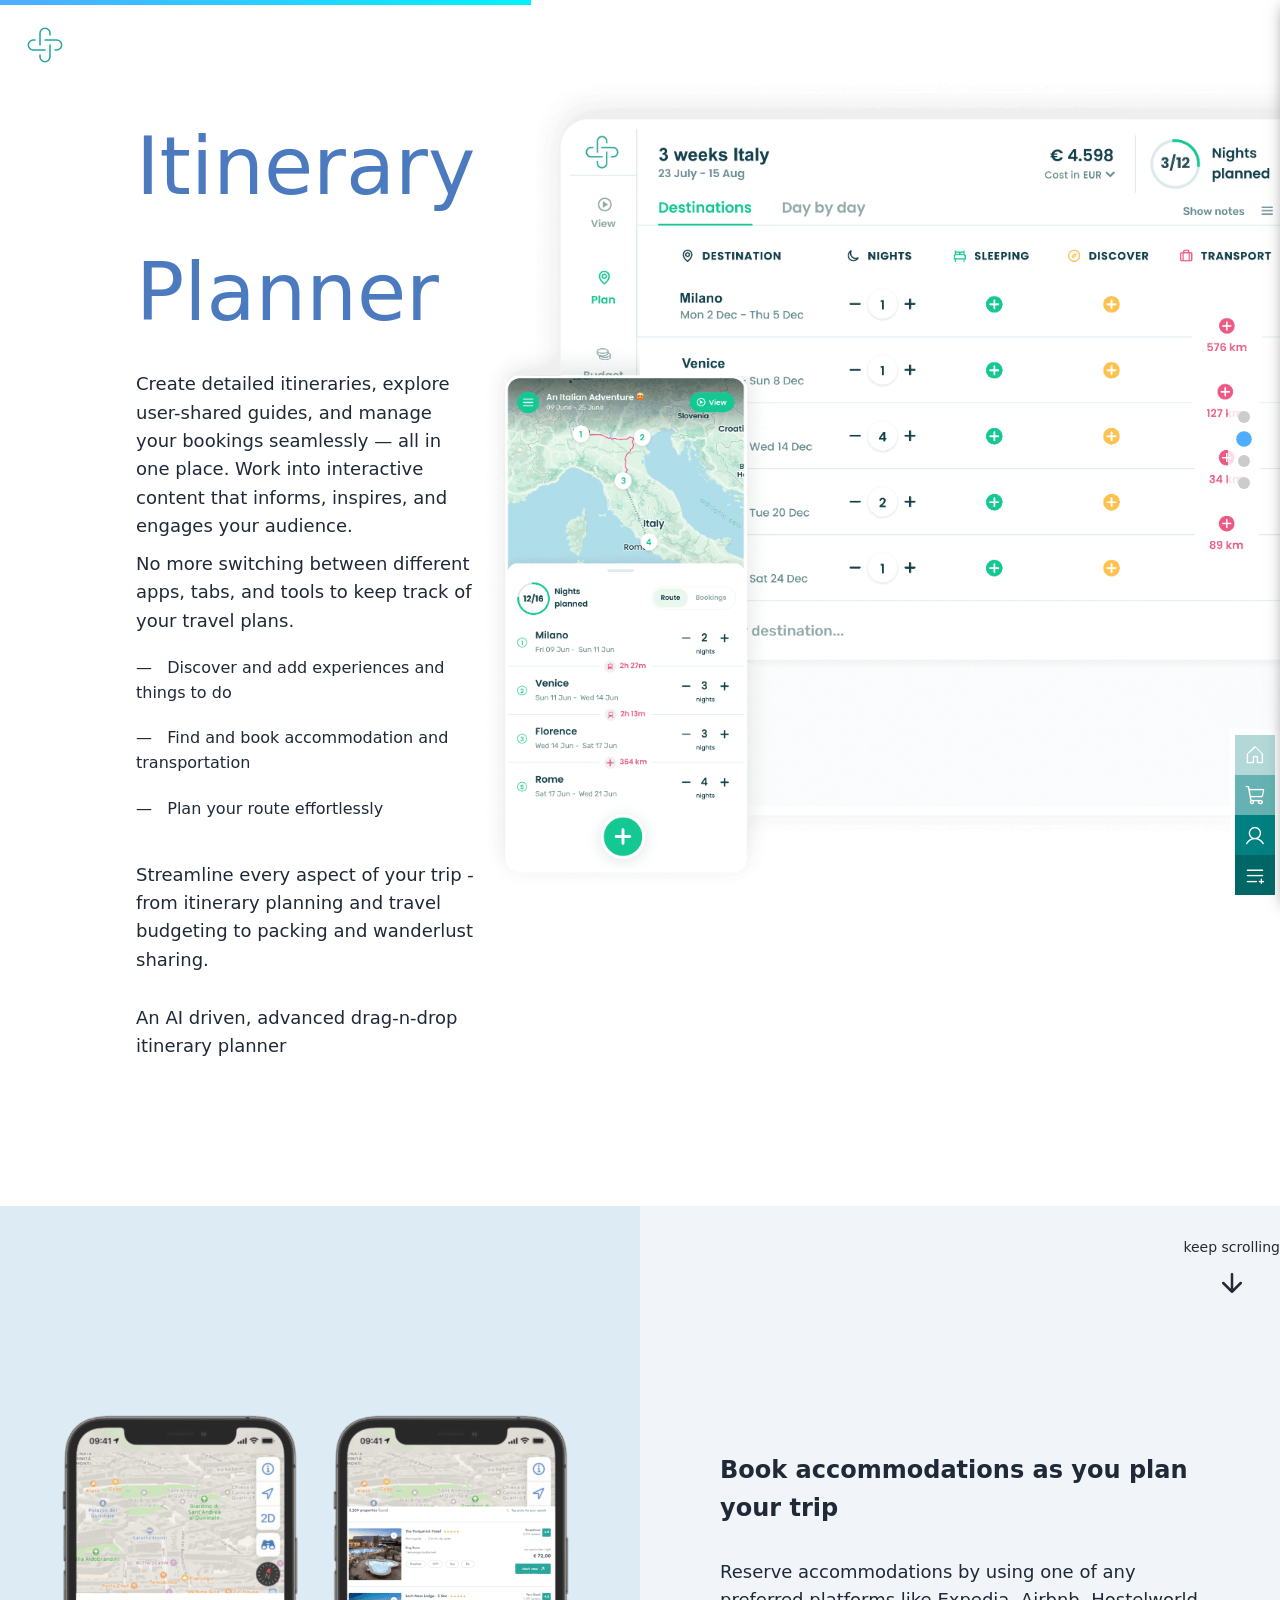
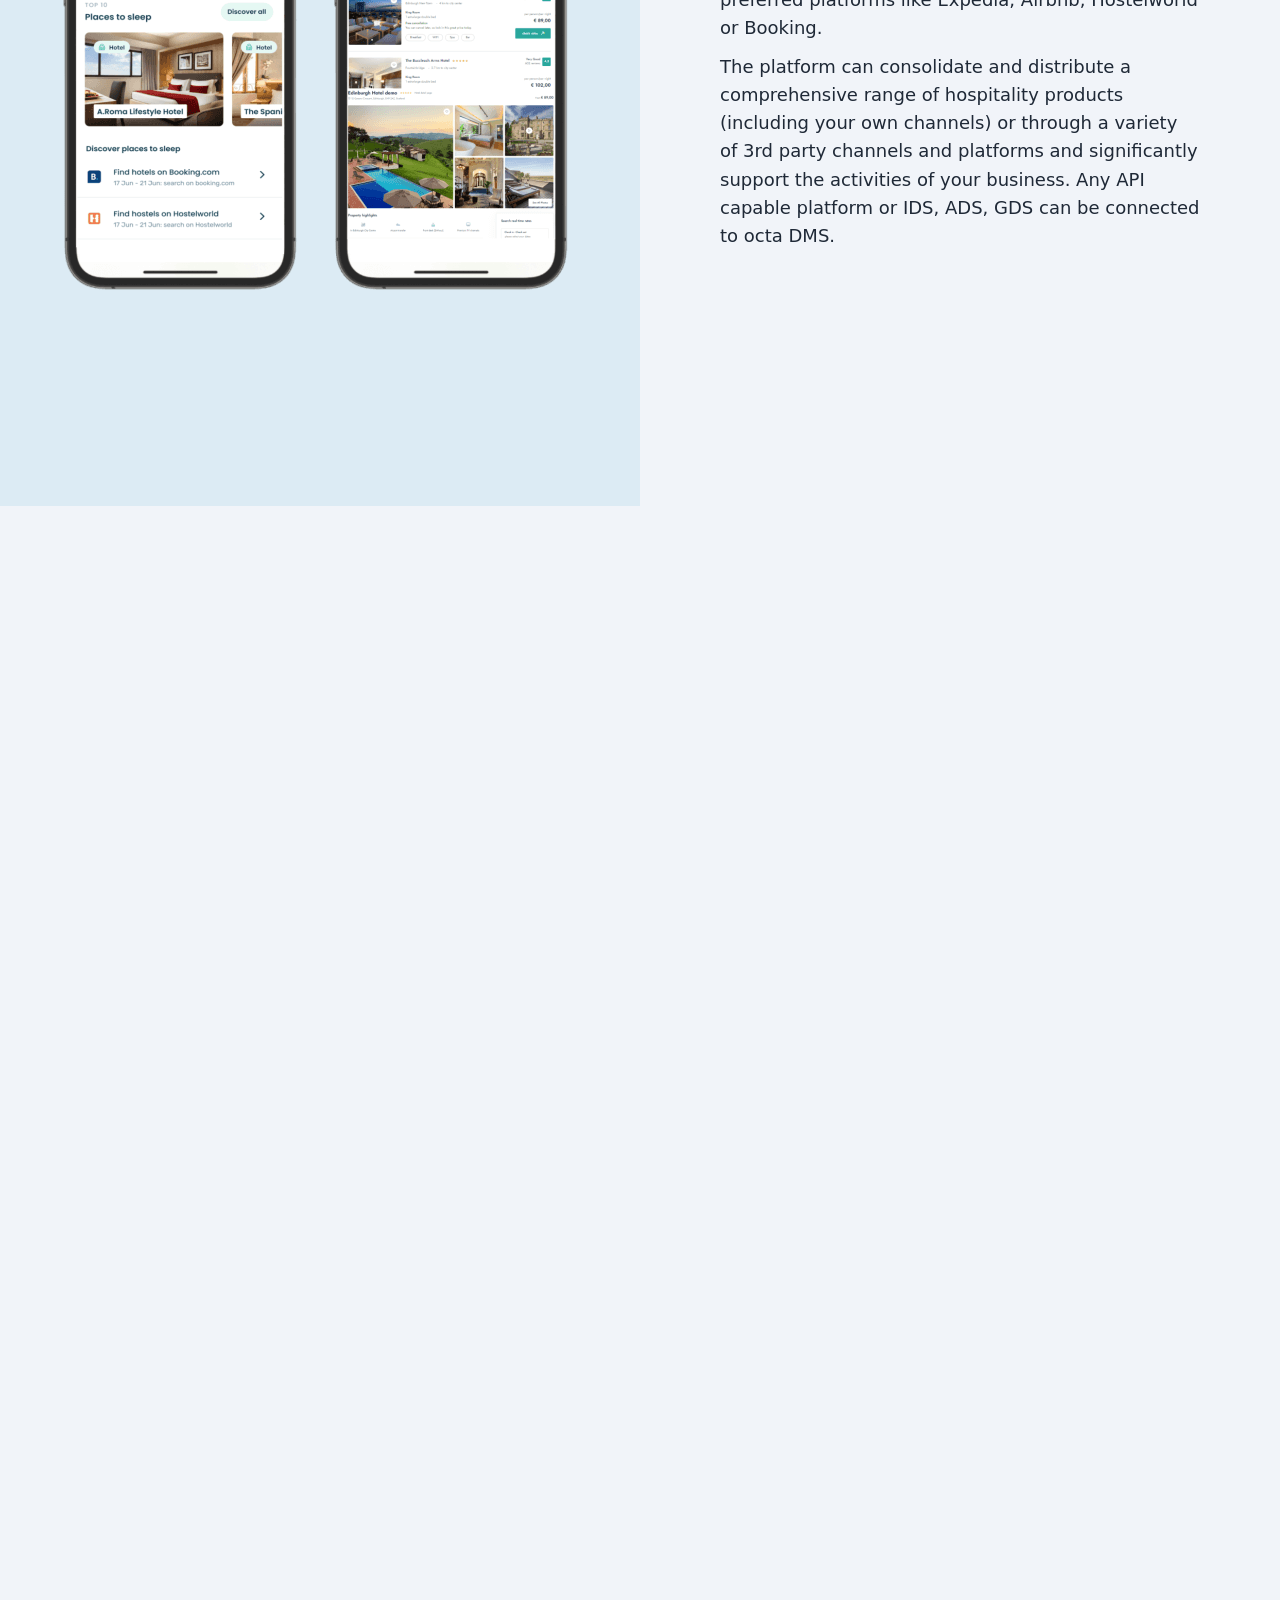
<file: itinerary-planner.html>
<!DOCTYPE html>
<html lang="en">
<head>
    <!-- Title -->
    <title>octa dms | itinerary planner</title>

    <!-- Meta -->
    <meta charset="utf-8">
    <meta name="viewport" content="width=device-width, initial-scale=1, shrink-to-fit=no">

    <!-- Favicon -->
    <link rel="shortcut icon" href="img/favicon.png">
	
	<!-- CORE CSS -->
    <link rel="stylesheet" href="css/vendors/all.min48b2.css" media="all">
    <link rel="stylesheet" href="css/layout.css" media="all">
    <link rel="stylesheet" href="css/index.css" media="all">
	
	<!-- CUSTOM CSS -->
    <link href="icons/phosphor/style.css?v=2.1.0" rel="stylesheet" media="screen">
	

<style>

.anim-section {
    padding: 4.5rem 0 4.5rem 4.5rem;
    max-width: 100vw;
    min-height: 100vh;
}

.left-content {
    padding: 2rem 4rem 4rem;
    padding-right: 0;
	max-width:40%;
}

.right-content {
}

.left-content p {
    margin-top: 0;
    margin-bottom: 0.625rem;
}

.ph-3x {
    font-size: 1.85rem !important;
}

.itineraImg {
	min-width: 801px;
	min-height:659px;
	max-height:825px;
}

.itineraGif {
	position: absolute;
	bottom: 25px;
	left: 25px;
    width: 250px;
    height: 501px;
	opacity: 0;
}
.addAnimation {
	animation: fade-in 4.2s linear 0s 1 normal none;
}
	@keyframes fade-in {
			
		0% {
			opacity:0;
		}
		100% {
			opacity:1;
		}
	}



/* sticky */     
.sticky-section {
	position: relative;
	height: 500vh; /* Extra height for buffer zones */
}

.sticky-container {
	position: sticky;
	top: 0;
	height: 100vh;
	overflow: hidden;
}

.content-section {
	position: absolute;
	top: 0;
	left: 0;
	width: 100%;
	height: 100vh;
	display: flex;
	align-items: center;
	opacity: 0;
	transition: opacity 0.8s ease;
	z-index: 1;
}

.content-section.active {
	opacity: 1;
	z-index: 2;
}

.sticky-image {
	position: relative;
	height: 100vh;
	display: flex;
	align-items: center;
	justify-content: center;
	overflow: hidden;
}
	.sticky-image:before {
		position: absolute;
		z-index: -1;
		content: '';
		top: 0;
		right: 0;
		bottom: 0;
		left: 0;
	    background: lightblue url("img/itinerary_planner/css-gradient-swatches-hero-image.png") no-repeat fixed center;
		opacity: 0.3;
	}
	/*
	.sticky-image:before {
		position: absolute;
		content: '';
		z-index: -1;
		background: linear-gradient(217deg, #448ad5, #b8eaf9);
		width: 50%;
		height: 50%;
		display: block;
		top: 50%;
		left: 50%;
		transform: translate(-50%, -50%);
		box-shadow: 0 6px 20px 0 rgba(16, 39, 112, .3);
		background: linear-gradient(217deg, #648946, #a3c984);
		animation: border-transform 6s linear infinite;
	}
	*/
.sticky-image img {
	width: 800px;
	height: 550px;
	height: auto;
	object-fit: cover;
	transition: transform 0.5s ease;
}

.content-text {
	padding: 80px;
	height: 100vh;
	display: flex;
	flex-direction: column;
	justify-content: center;
	overflow-y: auto;
	font-size: 1.125rem !important;
}

.progress-bar {
	position: fixed;
	top: 0;
	left: 0;
	width: 0;
	height: 5px;
	background: linear-gradient(to right, #4facfe, #00f2fe);
	z-index: 1000;
	transition: width 0.3s ease;
}

.section-indicator {
	position: fixed;
	right: 20px;
	top: 50%;
	transform: translateY(-50%);
	z-index: 999;
	background: rgba(255, 255, 255, 0.8);
	padding: 10px;
	border-radius: 20px;
}

.section-dot {
	display: block;
	width: 12px;
	height: 12px;
	border-radius: 50%;
	background: #ccc;
	margin: 10px 0;
	cursor: pointer;
	transition: background 0.3s ease, transform 0.3s ease;
}

.section-dot.active {
	background: #4facfe;
	transform: scale(1.3);
}

.scroll-hint {
	position: absolute;
	top: 30px;
	right: 0;
	text-align: center;
	color: #fff;
	z-index: 100;
	animation: bounce 2s infinite;
}

.section-buffer {
	position: absolute;
	width: 100%;
	/*background: rgba(79, 172, 254, 0.1); used as an indicator for the user*/
	z-index: 3;
}

@keyframes bounce {
	0%, 20%, 50%, 80%, 100% {
		transform: translateX(-50%) translateY(0);
	}
	40% {
		transform: translateX(-50%) translateY(-10px);
	}
	60% {
		transform: translateX(-50%) translateY(-5px);
	}
}

@media (max-width: 768px) {
	.sticky-image {
		height: 40vh;
	}
	
	.content-text {
		height: 60vh;
		padding: 40px 20px;
	}
	
	.content-section {
		height: 100vh;
	}
}
</style>
</head>
<body>

<main>

    <div class="anim-section bg-white d-flex justify-content-between">

		<div class="left-content">
		   <h1 class="lead display-1" style="color: #4c7abe">Itinerary Planner</h1>
		   <p class="fs-5">Create detailed itineraries, explore user-shared guides, and manage your bookings seamlessly — all in one place. Work into interactive content that informs, inspires, and engages your audience.</p>
		   <p class="fs-5">No more switching between different apps, tabs, and tools to keep track of your travel plans.</p>
			
			<div class="d-flex py-2 mb-0 fs-6">
				<div><footer class="blockquote-footer mb-0">Discover and add experiences and things to do</footer></div>
			</div>
		   
			<div class="d-flex py-2 mb-0 fs-6">
				<div><footer class="blockquote-footer mb-0">Find and book accommodation and transportation</footer></div>
			</div>
		   
			<div class="d-flex py-2 mb-0 fs-6">
				<div><footer class="blockquote-footer mb-0">Plan your route effortlessly</footer></div>
			</div>
		   
		   <p class="fs-5 mt-4">Streamline every aspect of your trip - from itinerary planning and travel budgeting to packing and wanderlust sharing.</p>
		   
		   <p class="fs-5 mt-4">An AI driven, advanced drag-n-drop itinerary planner</p>
		</div>
		
		<div class="right-content position-relative">
			<img src="img/itinerary_planner/image140.png" class="itineraImg">
			<img src="img/itinerary_planner/image141.gif" class="itineraGif">
		</div>
	
    </div>


<!-- ----------------------------- START STICKY ----------------------------- -->

    <!-- Progress Bar -->
    <div class="progress-bar"></div>
	
    <!-- Sticky Slider Section -->
    <section class="sticky-section">
        <!-- Section Indicator -->
        <div class="section-indicator">
            <span class="section-dot active" data-section="0"></span>
            <span class="section-dot" data-section="1"></span>
            <span class="section-dot" data-section="2"></span>
            <span class="section-dot" data-section="3"></span>
        </div>

        <!-- Buffer zone at the top of sticky section -->
        <div class="section-buffer" style="height: 100px; top: 0;"></div>

        <div class="container-fluid sticky-container">
		
				<div class="scroll-hint text-dark">
					<p>keep scrolling</p>
					<svg width="30" height="30" viewBox="0 0 24 24" fill="none" xmlns="http://www.w3.org/2000/svg">
						<path d="M12 5V19M12 19L19 12M12 19L5 12" stroke="currentColor" stroke-width="2" stroke-linecap="round" stroke-linejoin="round"/>
					</svg>
				</div>
				
            <!-- Section 1 -->
            <div class="content-section active" id="section1">
                <div class="row w-100 m-0">
                    <div class="col-lg-6 p-0">
                        <div class="sticky-image">
                            <img src="img/itinerary_planner/image142.png">
                        </div>
                    </div>
                    <div class="col-lg-6 p-0">
                        <div class="content-text">
                            <h2 class="mb-4">Make a travel schedule, see everything at once.</h2>
                            <p>Put the places you wish to see on a map and see how to go from one to the other. To get the most out of your trip, plan precise times for your trips, check the travel times and distances between destinations and activities, and optimise your itinerary. View your daily hotel, airline and any schedules, to stay informed about upcoming events or changes.</p>
                            <p>Making the ideal itinerary shouldn't be too much work. Select your destinations and use drag and drop to arrange. You don't have to manage several applications or lists to plan your entire trip.</p>
                        </div>
                    </div>
                </div>
            </div>
            
            <!-- Section 2 -->
            <div class="content-section" id="section2">
                <div class="row w-100 m-0">
                    <div class="col-lg-6 p-0">
                        <div class="sticky-image">
                            <img src="img/itinerary_planner/image143.png">
                        </div>
                    </div>
                    <div class="col-lg-6 p-0">
                        <div class="content-text">
                            <h2 class="mb-4">Book accommodations as you plan your trip</h2>
                            <p>Reserve accommodations by using one of any preferred platforms like Expedia, Airbnb, Hostelworld or Booking.</p>
                            <p>The platform can consolidate and distribute a comprehensive range of hospitality products (including your own channels) or through a variety of 3rd party channels and platforms and significantly support the activities of your business. Any API capable platform or IDS, ADS, GDS can be connected to octa DMS.</p>
                        </div>
                    </div>
                </div>
            </div>
            
            <!-- Section 3 -->
            <div class="content-section" id="section3">
                <div class="row w-100 m-0">
                    <div class="col-lg-6 p-0">
                        <div class="sticky-image">
                            <img src="img/itinerary_planner/image144.png">
                        </div>
                    </div>
                    <div class="col-lg-6 p-0">
                        <div class="content-text">
                            <h2 class="mb-4">Search, plan, promote and invite others to join</h2>
                            <p>Make sure to include enjoyable activities in your schedule. Explore tours, include activities, and identify interesting spots ( dining, riding, cinema etc ) for every destination on your itinerary. Uncover suggestions that can assist you in determining what merits your time.</p>
                            <p>Encourage your fellow travelers to join your journeys, collect recommendations, and effortlessly finalize your plans.</p>
                        </div>
                    </div>
                </div>
            </div>
            
            <!-- Section 4 -->
            <div class="content-section" id="section4">
                <div class="row w-100 m-0">
                    <div class="col-lg-6 p-0">
                        <div class="sticky-image">
                            <img src="img/itinerary_planner/image145.png">
                        </div>
                    </div>
                    <div class="col-lg-6 p-0">
                        <div class="content-text">
                            <h2 class="mb-4">Restaurants? Cinema, Theatre? No Problem!</h2>
                            <p>Discover the best destinations and finest dining options. Find ratings for major attractions, verify their operating hours, and access links to their official sites. We’ve compiled the leading attractions from various sources into one convenient location so you can view the generally accepted recommendations.</p>
                            <p>octa DMS supports over 18.5 million points-of-interest worldwide, categorized by topic and help users discover a wealth of information about their destination through historical overlays, multimedia, directions and local knowledge base.</p>
                        </div>
                    </div>
                </div>
            </div>
        </div>

        <!-- Buffer zone at the bottom of sticky section -->
        <div class="section-buffer" style="height: 100px; bottom: 0;"></div>
    </section>
    

</main>

<!-- CORE JS -->
<script src="js/jquery-3.7.1.min.js"></script>

<link href="css/cssdimi.css" rel="stylesheet">
<!-- https://www.color-hex.com/color-palette/1020083 -->
<div class="dimiNav d-flex flex-column align-items-center">
<a href="index.html" class="p-1" style="background: #b2d8d8"><i class="ph ph-house"></i></a>
<a href="cart.html" class="p-1" style="background: #66b2b2"><i class="ph ph-shopping-cart"></i></a>
<a href="db-booking.html" class="p-1" style="background: #008080"><i class="ph ph-user"></i></a>
<a href="" class="p-1 list-plus" style="background: #006666"><i class="ph ph-list-plus"></i></a>
</div>
<img src="img/api-app-svgrepo-com.svg" class="dms-logo z-2" width="40" height="40" />


<div id="slideout"></div>

<script>
$(function(){

setTimeout(function(){
$('.itineraGif').addClass('addAnimation').css('opacity', '1');
},5000);


	$('.list-plus').on('click', function(e){
	  e.preventDefault();
	  $('#slideout').toggleClass('on').load('index.html #slideout .slideoutContent');
	});

	// delegate the click since content was loaded via ajax
	$('#slideout').on('click', '.slideoutContent i', function(){
	 $('#slideout').toggleClass('on');
	});
	
}); // doc ready
</script>

<!-- Bootstrap 5 JS with Popper -->
<script src="https://cdn.jsdelivr.net/npm/bootstrap@5.3.0-alpha1/dist/js/bootstrap.bundle.min.js"></script>
<script src="js/sticky-scrolling.js"></script>

</body>
</html>
</file>
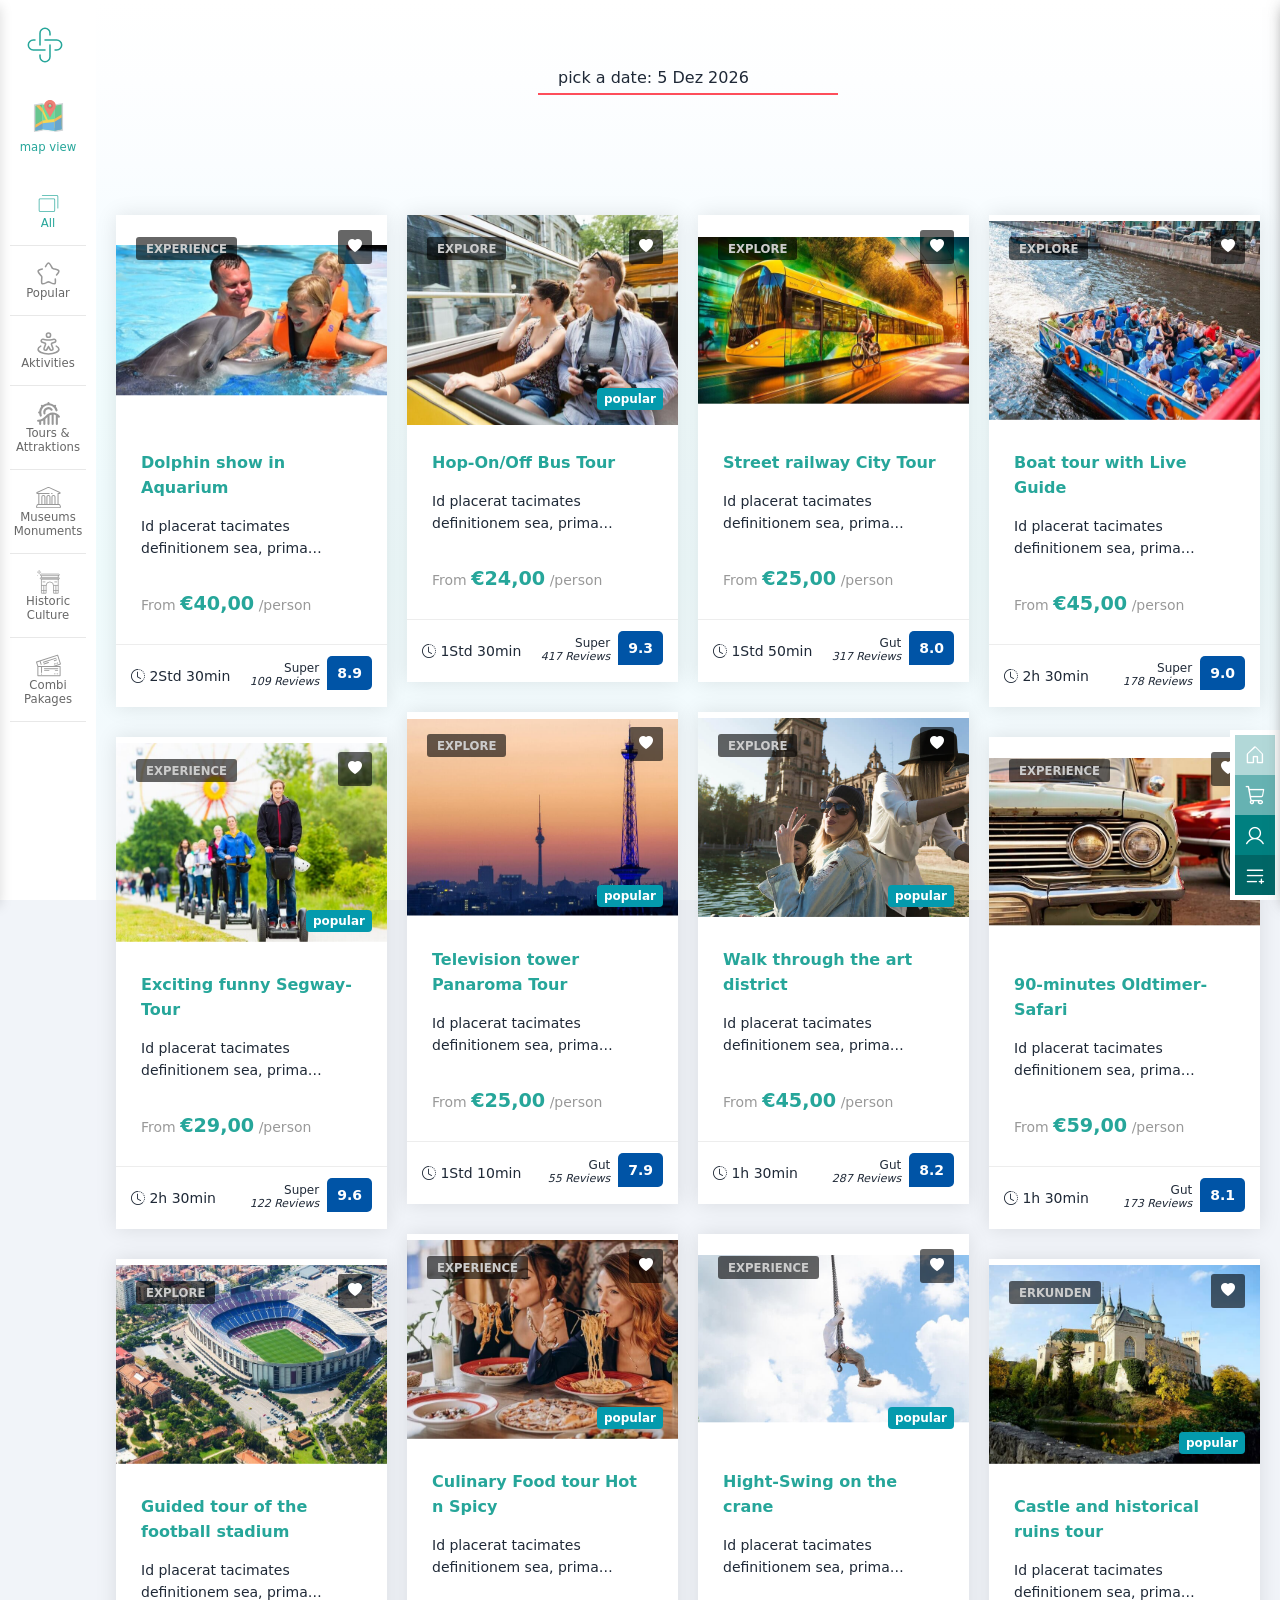
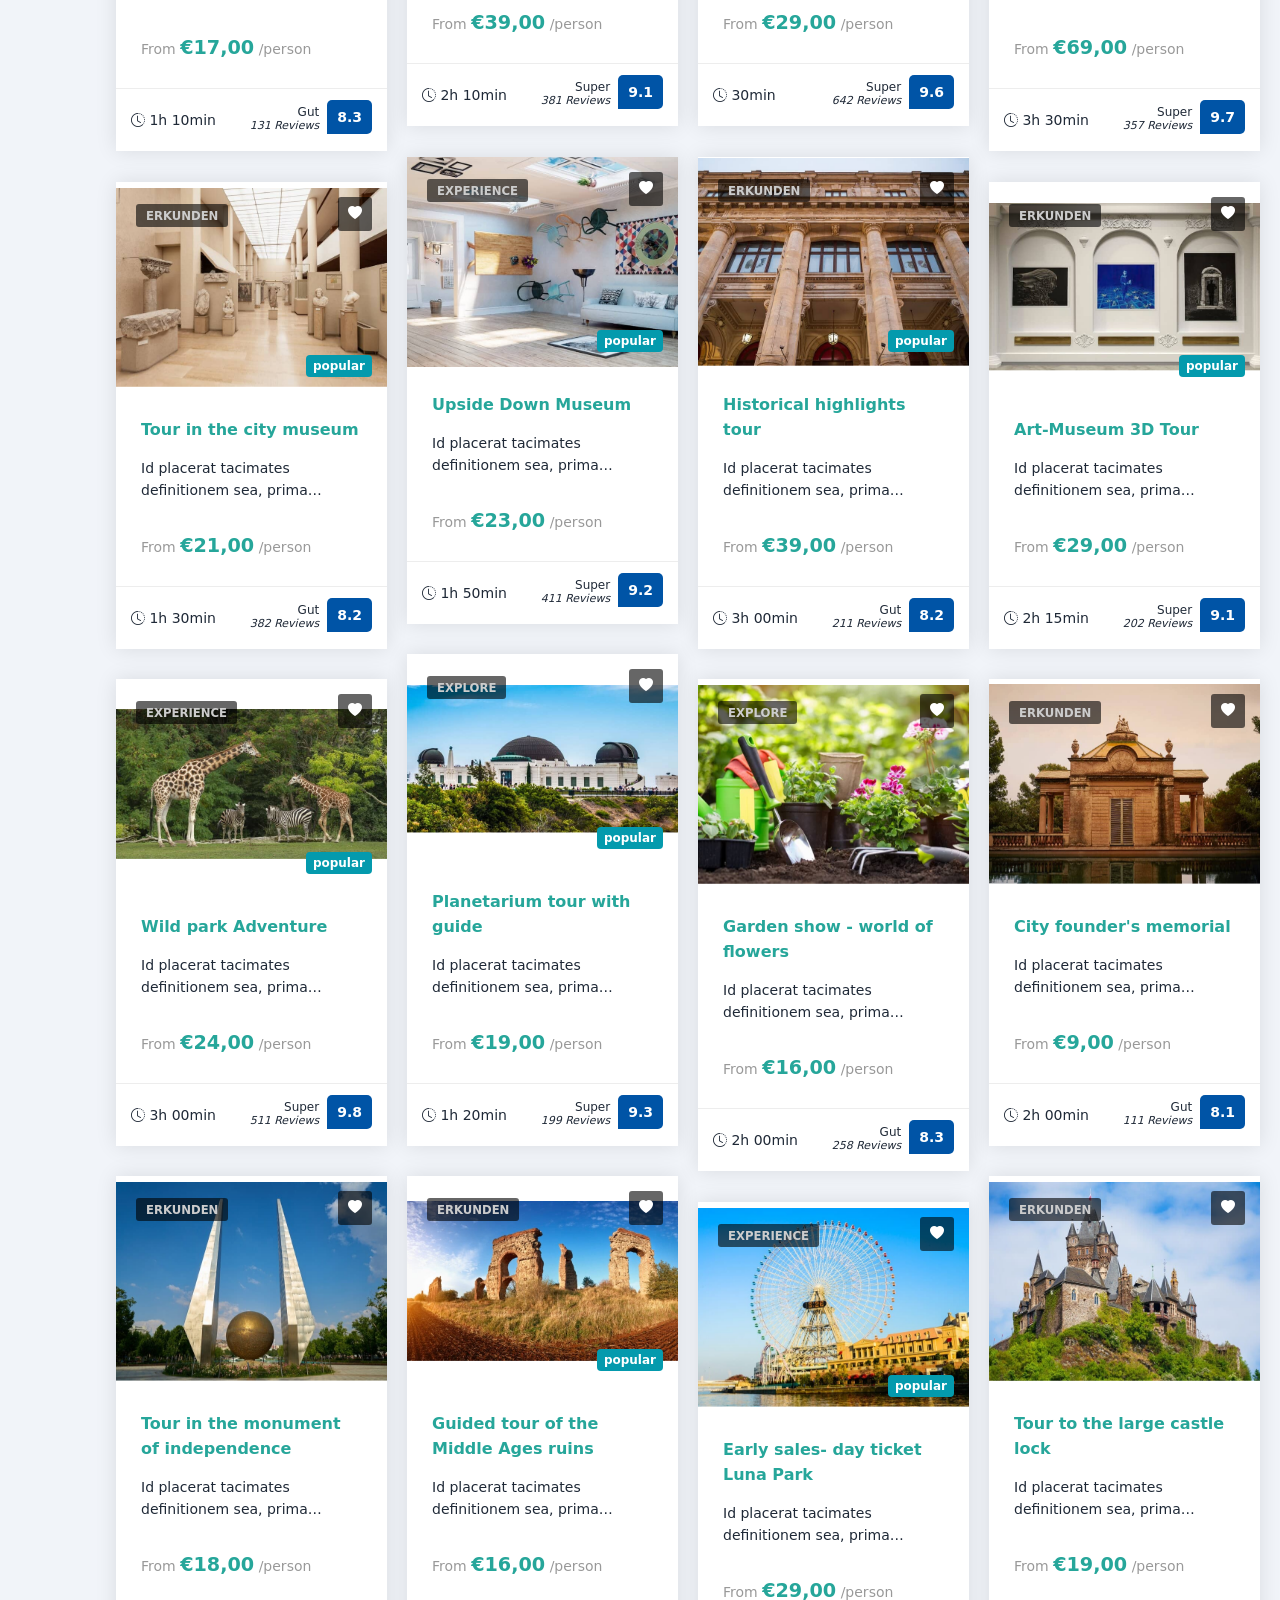
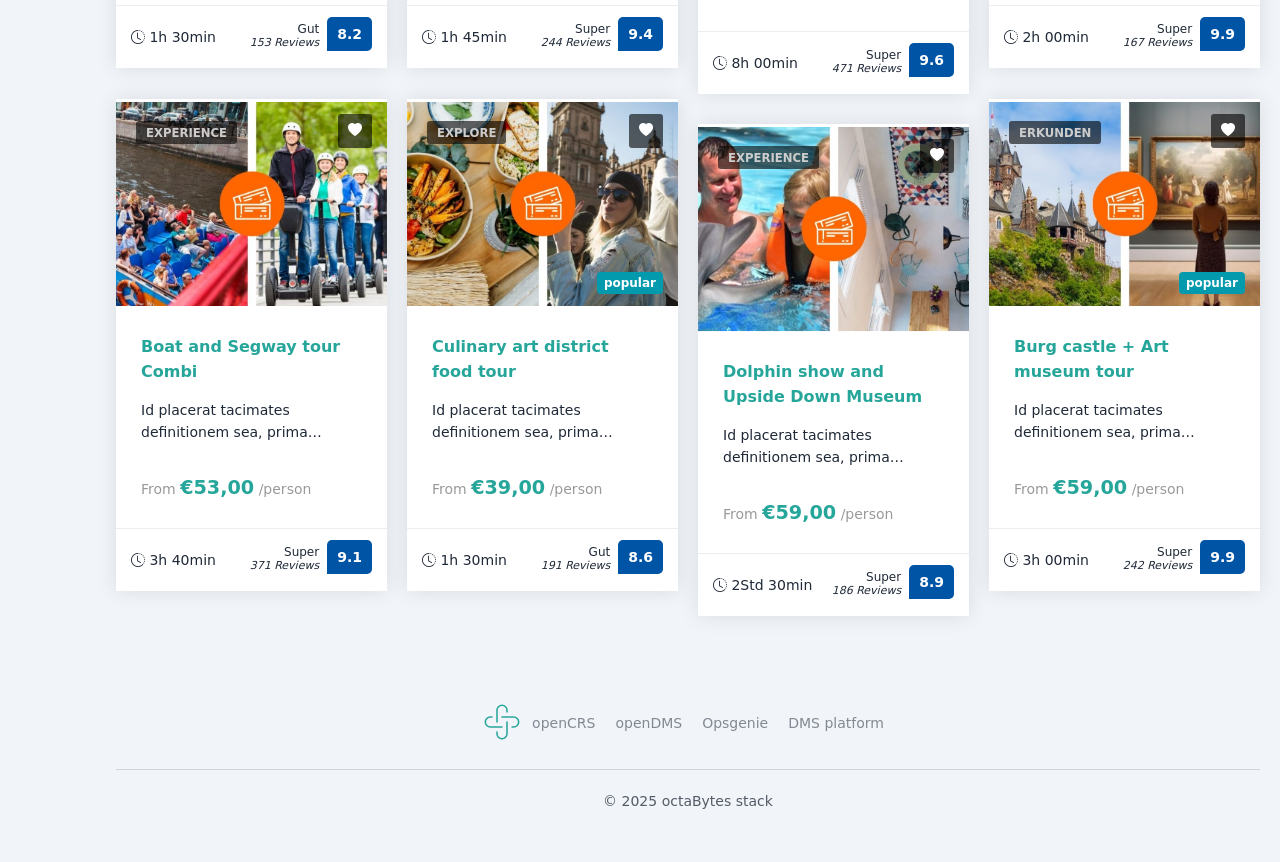
<file: tours-grid-isotope.html>
<!DOCTYPE html>
<html lang="en">
<head>
    <meta charset="utf-8">
    <meta name="viewport" content="width=device-width, initial-scale=1">
    <meta name="description" content="">
    <meta name="author" content="octa dms">
    <title>octa dms | tours grid</title>
	
    <!-- Favicon -->
    <link rel="shortcut icon" href="img/favicon.png">

    <!-- GOOGLE WEB FONT -->
    <link rel="preconnect" href="https://fonts.gstatic.com/">
    <link href="https://fonts.googleapis.com/css2?family=Poppins:wght@300;400;500;600;700;800&amp;display=swap" rel="stylesheet">

    <!-- BASE CSS -->
    <link href="panagea/content.css" rel="stylesheet"><!-- must be always first! CRS file -->
    <link href="css/vendors/all.min48b2.css?v=4.0" rel="stylesheet"><!-- CRS file -->
    <link href="panagea/style.css" rel="stylesheet">
	
	<!-- CRS & custom files -->
    <link href="css/vendors/lityed97.css?v=3.0.0-dev" rel="stylesheet">
    <link href="css/vendors/swiffy-slider.min.css" rel="stylesheet">
    <link href="css/vendors/daterangepicker.css" rel="stylesheet">
	<link href="css/layout.css" rel="stylesheet">
    <link href="panagea/standalone.css" rel="stylesheet">
	
	<!-- ICONS -->
	<link href="icons/bootstrap-icons/bootstrap-icons.minf110.css?v=1.11.3" rel="stylesheet">
	<link href="icons/phosphor/style.css?v=2.1.0" rel="stylesheet">
	
    <!-- ALTERNATIVE COLORS CSS -->
    <link href="#" id="colors" rel="stylesheet">

<style>
.slider-container li img {
    opacity: 0;
    transition: opacity 0.5s ease-in-out;
}

.slider-container li img.loaded {
    opacity: 1;
}
</style>
</head>

<body>
	
<nav id="wallet" class="shadow-lg">
  <div class="position-relative float-end"><a class="sidebarToggle wallet-close"></a></div>
  
    <div class="p-4">
		<h2 class="tealColor fw-light">My travel itinerary <small>(<span class="total-quantity"></span> items)</small></h2>

		<table class="table">
			<tbody class="cart">
			</tbody>
		</table>
		<div class="d-flex align-items-center justify-content-end">
			<div class="me-2">Total:</div>
			<div><strong class="total"></strong></div>
		</div>
	</div>
</nav>

<!-- do not place anything here in between, as stupid #wallet 'push <main> to right will not work ! -->

<main>
	
	<div id="isofilter">
	<ul class="openmap">
		<li>
		<img src="img/panagea/filter-map.svg" data-bs-toggle="collapse" href="#collapseMap" aria-expanded="false" aria-controls="collapseMap">
		<a class="mapTriggerer" data-bs-toggle="collapse" href="#collapseMap" aria-expanded="false" aria-controls="collapseMap"><span data-text-swap="close" data-text-original="map view">map view</span></a>
		</li>
	</ul>
	
	<ul class="isofilter px-2">
		<li data-filter="*" class="active"><img class="opacity" src="img/panagea/filter-cards-thin.svg"><span>All</span></li>
		<li data-filter=".i-popular"><img class="opacity" src="img/panagea/filter-star.svg"><span>Popular</span></li>
		<li data-filter=".i-erleben"><img class="opacity" src="img/panagea/filter-activities.svg"><span>Aktivities</span></li>
		<li data-filter=".i-entdecken"><img class="opacity" src="img/panagea/filter-amusement.svg"><span>Tours &amp; Attraktions</span></li>
		<li data-filter=".i-erkunden"><img class="opacity" src="img/panagea/filter-museum-monuments.svg"><span>Museums Monuments</span></li>
		<li data-filter=".i-history"><img class="opacity" src="img/panagea/filter-culture.svg"><span>Historic Culture</span></li>
		<li data-filter=".i-Kombi"><img class="opacity" src="img/panagea/filter-tickets.svg"><span>Combi<br>Pakages</span></li>
	</ul>
	</div><!-- /filters -->

						<!-- w=800 https://codepen.io/IrtezaAsad/pen/jLLWBV
						.i-popular
						
						.i-erleben   = [ERLEBEN] activities & adventure
						.i-entdecken = [ENTDECKEN] general Attraktionen, Sehenswürdigkeiten
						.i-erkunden  = [ERKUNDEN] Museen, Monumente
						.i-history   = [ENTDECKEN] [ERKUNDEN] Geschichte, Kultur 
						
						.i-tour      = Touren
						.i-Kombi     = Kombi
						
						.i-Natur     = Natur
						.i-adventure = Abenteuer
						.i-Family    = Familien
						.i-kids      = Kinder
						.i-nightlife = Nachtleben
						.i-eatdrink  = Essen/Trinken
						-->


	<div id="page">
		
		<!-- Date -->
		<div id ="date-container" class="container d-flex justify-content-center align-items-center">
		  <div class="awesome-input-group">
			<input type="text" autocomplete="off" placeholder="@choose new date" name="dates" pattern="@.+" required>
			<label>pick a date: <span class="theDate"></span></label>
			<span>
			<svg class="twitter-svg" xmlns="http://www.w3.org/2000/svg" width="56" height="56" fill="#000000" viewBox="0 0 256 256"><path d="M208,32H184V24a8,8,0,0,0-16,0v8H88V24a8,8,0,0,0-16,0v8H48A16,16,0,0,0,32,48V208a16,16,0,0,0,16,16H208a16,16,0,0,0,16-16V48A16,16,0,0,0,208,32ZM72,48v8a8,8,0,0,0,16,0V48h80v8a8,8,0,0,0,16,0V48h24V80H48V48ZM208,208H48V96H208V208Zm-68-76a12,12,0,1,1-12-12A12,12,0,0,1,140,132Zm44,0a12,12,0,1,1-12-12A12,12,0,0,1,184,132ZM96,172a12,12,0,1,1-12-12A12,12,0,0,1,96,172Zm44,0a12,12,0,1,1-12-12A12,12,0,0,1,140,172Zm44,0a12,12,0,1,1-12-12A12,12,0,0,1,184,172Z"></path></svg>
			</span>
			
		  </div>
		</div>
		<!-- ./Date -->
		
		<!-- Map -->
		<div class="collapse mt-5" id="collapseMap">
			<div id="map" class="map"></div>
		</div>
		<!-- ./Map -->

		<div class="container margin_60_35">

			<div class="isotope-wrapper">
			<div class="row">
			
				<div class="col-xl-3 col-lg-6 col-md-6 isotope-item i-erleben i-Family i-kids">
					<div class="box_grid" data-cue="slideInUp">
						<figure>
							<a href="#0" class="wish_bt"></a>
							<a href="#service_5" data-lity><img src="img/panagea/tours/tour_a1.jpg" class="img-fluid" alt="" width="800" height="533"><div class="read_more"><span>details</span></div></a>
							<small> experience </small>
						</figure>
						<div class="wrapper">
							<h3><a href="#service_5" data-lity>Dolphin show in Aquarium</a></h3>
							<p>Id placerat tacimates definitionem sea, prima quidam vim no. Duo nobis persecuti cu.Id placerat tacimates definitionem sea</p>
							<span class="price">From <strong>€<span class="adultrate">40</span>,00</strong> /person</span>
						</div>
						<ul>
							<li><i class="bi bi-clock-history"></i> 2Std 30min</li>
							<li><div class="score"><span>Super<em>109 Reviews</em></span><strong>8.9</strong></div></li>
						</ul>
						
						<div class="opt-one d-none" data-test='{"term":"Lunch in the Aquarium","adrate":20,"chrate":12}'></div>
						<div class="opt-two d-none" data-test='{"term":"Swim with a dolphin","adrate":25,"chrate":19}'></div>
						
					</div>
				</div>
				<!-- /box_grid -->
	
				<div class="col-xl-3 col-lg-6 col-md-6 isotope-item i-popular i-entdecken i-tour i-Family">
					<div class="box_grid" data-cue="slideInUp">
						<figure>
							<a href="#0" class="wish_bt"></a>
							<a href="#service_5" data-lity><img src="img/panagea/tours/tour_a2.jpg" class="img-fluid" alt="" width="800" height="533"><div class="read_more"><span>details</span></div></a>
							<small>explore</small>
							<span class="badge bg-info beliebt">popular</span>
						</figure>
						<div class="wrapper">
							<h3><a href="#service_5" data-lity>Hop-On/Off Bus Tour</a></h3>
							<p>Id placerat tacimates definitionem sea, prima quidam vim no. Duo nobis persecuti cu.</p>
							<span class="price">From <strong>€<span class="adultrate">24</span>,00</strong> /person</span>
						</div>
						<ul>
							<li><i class="bi bi-clock-history"></i> 1Std 30min</li>
							<li><div class="score"><span>Super<em>417 Reviews</em></span><strong>9.3</strong></div></li>
						</ul>
						
						<div class="opt-one d-none" data-test='{"term":"Hop Off art museum","adrate":20,"chrate":12}'></div>
						<div class="add-prefs d-none"></div>
						
					</div>
				</div>
				<!-- /box_grid -->
				
				<div class="col-xl-3 col-lg-6 col-md-6 isotope-item i-entdecken i-tour i-Family">
					<div class="box_grid" data-cue="slideInUp">
						<figure>
							<a href="#0" class="wish_bt"></a>
							<a href="#service_5" data-lity><img src="img/panagea/tours/tour_a3.jpg" class="img-fluid" alt="" width="800" height="533"><div class="read_more"><span>details</span></div></a>
							<small>explore</small>
						</figure>
						<div class="wrapper">
							<h3><a href="#service_5" data-lity>Street railway City Tour</a></h3>
							<p>Id placerat tacimates definitionem sea, prima quidam vim no. Duo nobis persecuti cu.</p>
							<span class="price">From <strong>€<span class="adultrate">25</span>,00</strong> /person</span>
						</div>
						<ul>
							<li><i class="bi bi-clock-history"></i> 1Std 50min</li>
							<li><div class="score"><span>Gut<em>317 Reviews</em></span><strong>8.0</strong></div></li>
						</ul>
						
						<div class="opt-one d-none" data-test='{"term":"Extra long route","adrate":12,"chrate":9}'></div>
						<div class="add-prefs d-none"></div>
						
					</div>
				</div>
				<!-- /box_grid -->
				
				<div class="col-xl-3 col-lg-6 col-md-6 isotope-item i-entdecken i-tour i-Family">
					<div class="box_grid" data-cue="slideInUp">
						<figure>
							<a href="#0" class="wish_bt"></a>
							<a href="#service_5" data-lity><img src="img/panagea/tours/tour_a4.jpg" class="img-fluid" alt="" width="800" height="533"><div class="read_more"><span>details</span></div></a>
							<small>explore</small>
						</figure>
						<div class="wrapper">
							<h3><a href="#service_5" data-lity>Boat tour with Live Guide</a></h3>
							<p>Id placerat tacimates definitionem sea, prima quidam vim no. Duo nobis persecuti cu.</p>
							<span class="price">From <strong>€<span class="adultrate">45</span>,00</strong> /person</span>
						</div>
						<ul>
							<li><i class="bi bi-clock-history"></i> 2h 30min</li>
							<li><div class="score"><span>Super<em>178 Reviews</em></span><strong>9.0</strong></div></li>
						</ul>
						
						<div class="opt-one d-none" data-test='{"term":"Lunch in the boat","adrate":26,"chrate":19}'></div>
						<div class="opt-two d-none" data-test='{"term":"Top view seat","adrate":13,"chrate":9}'></div>
						<div class="add-prefs d-none"></div>
						
					</div>
				</div>
				<!-- /box_grid -->
				
				<div class="col-xl-3 col-lg-6 col-md-6 isotope-item i-popular i-entdecken i-tour i-Family i-kids">
					<div class="box_grid" data-cue="slideInUp">
						<figure>
							<a href="#0" class="wish_bt"></a>
							<a href="#service_5" data-lity><img src="img/panagea/tours/tour_a5.jpg" class="img-fluid" alt="" width="800" height="533"><div class="read_more"><span>details</span></div></a>
							<small>explore</small>
							<span class="badge bg-info beliebt">popular</span>
						</figure>
						<div class="wrapper">
							<h3><a href="#service_5" data-lity>Television tower Panaroma Tour</a></h3>
							<p>Id placerat tacimates definitionem sea, prima quidam vim no. Duo nobis persecuti cu.</p>
							<span class="price">From <strong>€<span class="adultrate">25</span>,00</strong> /person</span>
						</div>
						<ul>
							<li><i class="bi bi-clock-history"></i> 1Std 10min</li>
							<li><div class="score"><span>Gut<em>55 Reviews</em></span><strong>7.9</strong></div></li>
						</ul>
						
						<div class="opt-one d-none" data-test='{"term":"Lunch at the tower restaurant","adrate":26,"chrate":19}'></div>
						<div class="opt-two d-none" data-test='{"term":"Dinner at the Lounge","adrate":56,"chrate":39}'></div>
						
					</div>
				</div>
				<!-- /box_grid -->
				
				<div class="col-xl-3 col-lg-6 col-md-6 isotope-item i-popular i-entdecken i-tour i-Family">
					<div class="box_grid" data-cue="slideInUp">
						<figure>
							<a href="#0" class="wish_bt"></a>
							<a href="#service_5" data-lity><img src="img/panagea/tours/tour_a6.jpg" class="img-fluid" alt="" width="800" height="533"><div class="read_more"><span>details</span></div></a>
							<small>explore</small>
							<span class="badge bg-info beliebt">popular</span>
						</figure>
						<div class="wrapper">
							<h3><a href="#service_5" data-lity>Walk through the art district</a></h3>
							<p>Id placerat tacimates definitionem sea, prima quidam vim no. Duo nobis persecuti cu.</p>
							<span class="price">From <strong>€<span class="adultrate">45</span>,00</strong> /person</span>
						</div>
						<ul>
							<li><i class="bi bi-clock-history"></i> 1h 30min</li>
							<li><div class="score"><span>Gut<em>287 Reviews</em></span><strong>8.2</strong></div></li>
						</ul>
						
						<div class="opt-one d-none" data-test='{"term":"Coffee stop Cafe Dario","adrate":18,"chrate":12}'></div>
						<div class="add-prefs d-none"></div>
						
					</div>
				</div>
				<!-- /box_grid -->
				
				<div class="col-xl-3 col-lg-6 col-md-6 isotope-item i-popular i-erleben i-tour i-Family i-kids">
					<div class="box_grid" data-cue="slideInUp">
						<figure>
							<a href="#0" class="wish_bt"></a>
							<a href="#service_5" data-lity><img src="img/panagea/tours/tour_a7.jpg" class="img-fluid" alt="" width="800" height="533"><div class="read_more"><span>details</span></div></a>
							<small> experience </small>
							<span class="badge bg-info beliebt">popular</span>
						</figure>
						<div class="wrapper">
							<h3><a href="#service_5" data-lity>Exciting funny Segway-Tour</a></h3>
							<p>Id placerat tacimates definitionem sea, prima quidam vim no. Duo nobis persecuti cu.</p>
							<span class="price">From <strong>€<span class="adultrate">29</span>,00</strong> /person</span>
						</div>
						<ul>
							<li><i class="bi bi-clock-history"></i> 2h 30min</li>
							<li><div class="score"><span>Super<em>122 Reviews</em></span><strong>9.6</strong></div></li>
						</ul>
						
						<div class="opt-one d-none" data-test='{"term":"Route for advanced","adrate":19,"chrate":11}'></div>
						<div class="add-prefs d-none"></div>
						
					</div>
				</div>
				<!-- /box_grid -->
				
				<div class="col-xl-3 col-lg-6 col-md-6 isotope-item i-erleben i-adventure i-Family">
					<div class="box_grid" data-cue="slideInUp">
						<figure>
							<a href="#0" class="wish_bt"></a>
							<a href="#service_5" data-lity><img src="img/panagea/tours/tour_a8.jpg" class="img-fluid" alt="" width="800" height="533"><div class="read_more"><span>details</span></div></a>
							<small> experience </small>
						</figure>
						<div class="wrapper">
							<h3><a href="#service_5" data-lity>90-minutes Oldtimer-Safari</a></h3>
							<p>Id placerat tacimates definitionem sea, prima quidam vim no. Duo nobis persecuti cu.</p>
							<span class="price">From <strong>€<span class="adultrate">59</span>,00</strong> /person</span>
						</div>
						<ul>
							<li><i class="bi bi-clock-history"></i> 1h 30min</li>
							<li><div class="score"><span>Gut<em>173 Reviews</em></span><strong>8.1</strong></div></li>
						</ul>
						
						<div class="opt-one d-none" data-test='{"term":"Extended Tour + 1 hr","adrate":26,"chrate":19}'></div>
						<div class="opt-two d-none" data-test='{"term":"Drive Off Tour","adrate":26,"chrate":19}'></div>
						
					</div>
				</div>
				<!-- /box_grid -->
				
				<div class="col-xl-3 col-lg-6 col-md-6 isotope-item i-popular i-erleben i-eatdrink">
					<div class="box_grid" data-cue="slideInUp">
						<figure>
							<a href="#0" class="wish_bt"></a>
							<a href="#service_5" data-lity><img src="img/panagea/tours/tour_a9.jpg" class="img-fluid" alt="" width="800" height="533"><div class="read_more"><span>details</span></div></a>
							<small> experience </small>
							<span class="badge bg-info beliebt">popular</span>
						</figure>
						<div class="wrapper">
							<h3><a href="#service_5" data-lity>Culinary Food tour Hot n Spicy</a></h3>
							<p>Id placerat tacimates definitionem sea, prima quidam vim no. Duo nobis persecuti cu.</p>
							<span class="price">From <strong>€<span class="adultrate">39</span>,00</strong> /person</span>
						</div>
						<ul>
							<li><i class="bi bi-clock-history"></i> 2h 10min</li>
							<li><div class="score"><span>Super<em>381 Reviews</em></span><strong>9.1</strong></div></li>
						</ul>
						
						<div class="opt-one d-none" data-test='{"term":"Vegetarian meal","adrate":9,"chrate":5}'></div>
						<div class="opt-two d-none" data-test='{"term":"Fish meal","adrate":12,"chrate":9}'></div>
						
					</div>
				</div>
				<!-- /box_grid -->
				
				<div class="col-xl-3 col-lg-6 col-md-6 isotope-item i-popular i-erleben i-adventure">
					<div class="box_grid" data-cue="slideInUp">
						<figure>
							<a href="#0" class="wish_bt"></a>
							<a href="#service_5" data-lity><img src="img/panagea/tours/tour_b10.jpg" class="img-fluid" alt="" width="800" height="533"><div class="read_more"><span>details</span></div></a>
							<small> experience </small>
							<span class="badge bg-info beliebt">popular</span>
						</figure>
						<div class="wrapper">
							<h3><a href="#service_5" data-lity>Hight-Swing on the crane</a></h3>
							<p>Id placerat tacimates definitionem sea, prima quidam vim no. Duo nobis persecuti cu.</p>
							<span class="price">From <strong>€<span class="adultrate">29</span>,00</strong> /person</span>
						</div>
						<ul>
							<li><i class="bi bi-clock-history"></i> 30min</li>
							<li><div class="score"><span>Super<em>642 Reviews</em></span><strong>9.6</strong></div></li>
						</ul>
						
						<div class="opt-one d-none" data-test='{"term":"Tandem jumping","adrate":26,"chrate":19}'></div>
						<div class="add-prefs d-none"></div>
						
					</div>
				</div>
				<!-- /box_grid -->
				
				<div class="col-xl-3 col-lg-6 col-md-6 isotope-item i-erleben i-entdecken i-Family">
					<div class="box_grid" data-cue="slideInUp">
						<figure>
							<a href="#0" class="wish_bt"></a>
							<a href="#service_5" data-lity><img src="img/panagea/tours/tour_b11.jpg" class="img-fluid" alt="" width="800" height="533"><div class="read_more"><span>details</span></div></a>
							<small>explore</small>
						</figure>
						<div class="wrapper">
							<h3><a href="#service_5" data-lity>Guided tour of the football stadium</a></h3>
							<p>Id placerat tacimates definitionem sea, prima quidam vim no. Duo nobis persecuti cu.</p>
							<span class="price">From <strong>€<span class="adultrate">17</span>,00</strong> /person</span>
						</div>
						<ul>
							<li><i class="bi bi-clock-history"></i> 1h 10min</li>
							<li><div class="score"><span>Gut<em>131 Reviews</em></span><strong>8.3</strong></div></li>
						</ul>
						
						<div class="opt-one d-none" data-test='{"term":"Lunch at the Stadion","adrate":21,"chrate":15}'></div>
						<div class="opt-two d-none" data-test='{"term":"Nightly tour","adrate":21,"chrate":16}'></div>
						
					</div>
				</div>
				<!-- /box_grid -->
				
				<div class="col-xl-3 col-lg-6 col-md-6 isotope-item i-popular i-entdecken i-erkunden i-history i-tour i-Family">
					<div class="box_grid" data-cue="slideInUp">
						<figure>
							<a href="#0" class="wish_bt"></a>
							<a href="#service_5" data-lity><img src="img/panagea/tours/tour_b12.jpg" class="img-fluid" alt="" width="800" height="533"><div class="read_more"><span>details</span></div></a>
							<small>erkunden</small>
							<span class="badge bg-info beliebt">popular</span>
						</figure>
						<div class="wrapper">
							<h3><a href="#service_5" data-lity>Castle and historical ruins tour</a></h3>
							<p>Id placerat tacimates definitionem sea, prima quidam vim no. Duo nobis persecuti cu.</p>
							<span class="price">From <strong>€<span class="adultrate">69</span>,00</strong> /person</span>
						</div>
						<ul>
							<li><i class="bi bi-clock-history"></i> 3h 30min</li>
							<li><div class="score"><span>Super<em>357 Reviews</em></span><strong>9.7</strong></div></li>
						</ul>
						
						<div class="opt-one d-none" data-test='{"term":"Lunch at the castle","adrate":26,"chrate":19}'></div>
						<div class="opt-two d-none" data-test='{"term":"Dinner at the Lounge","adrate":56,"chrate":39}'></div>
						
					</div>
				</div>
				<!-- /box_grid -->
				
				<div class="col-xl-3 col-lg-6 col-md-6 isotope-item i-popular i-erkunden i-erleben i-Family i-kids">
					<div class="box_grid" data-cue="slideInUp">
						<figure>
							<a href="#0" class="wish_bt"></a>
							<a href="#service_5" data-lity><img src="img/panagea/tours/tour_b13.jpg" class="img-fluid" alt="" width="800" height="533"><div class="read_more"><span>details</span></div></a>
							<small> experience </small>
							<span class="badge bg-info beliebt">popular</span>
						</figure>
						<div class="wrapper">
							<h3><a href="#service_5" data-lity>Upside Down Museum</a></h3>
							<p>Id placerat tacimates definitionem sea, prima quidam vim no. Duo nobis persecuti cu.</p>
							<span class="price">From <strong>€<span class="adultrate">23</span>,00</strong> /person</span>
						</div>
						<ul>
							<li><i class="bi bi-clock-history"></i> 1h 50min</li>
							<li><div class="score"><span>Super<em>411 Reviews</em></span><strong>9.2</strong></div></li>
						</ul>
						
						<div class="opt-one d-none" data-test='{"term":"Photo session in-and outside","adrate":26,"chrate":19}'></div>
						<div class="add-prefs d-none"></div>
						
					</div>
				</div>
				<!-- /box_grid -->
				
				<div class="col-xl-3 col-lg-6 col-md-6 isotope-item i-popular i-erkunden i-tour i-history i-Family">
					<div class="box_grid" data-cue="slideInUp">
						<figure>
							<a href="#0" class="wish_bt"></a>
							<a href="#service_5" data-lity><img src="img/panagea/tours/tour_b14.jpg" class="img-fluid" alt="" width="800" height="533"><div class="read_more"><span>details</span></div></a>
							<small>erkunden</small>
							<span class="badge bg-info beliebt">popular</span>
						</figure>
						<div class="wrapper">
							<h3><a href="#service_5" data-lity>Historical highlights tour</a></h3>
							<p>Id placerat tacimates definitionem sea, prima quidam vim no. Duo nobis persecuti cu.</p>
							<span class="price">From <strong>€<span class="adultrate">39</span>,00</strong> /person</span>
						</div>
						<ul>
							<li><i class="bi bi-clock-history"></i> 3h 00min</li>
							<li><div class="score"><span>Gut<em>211 Reviews</em></span><strong>8.2</strong></div></li>
						</ul>
						
						<div class="opt-one d-none" data-test='{"term":"Private Guide","adrate":18,"chrate":11}'></div>
						<div class="opt-two d-none" data-test='{"term":"Night Guide","adrate":29,"chrate":20}'></div>
						
					</div>
				</div>
				<!-- /box_grid -->
				
				<div class="col-xl-3 col-lg-6 col-md-6 isotope-item i-popular i-erkunden i-tour i-history i-Family">
					<div class="box_grid" data-cue="slideInUp">
						<figure>
							<a href="#0" class="wish_bt"></a>
							<a href="#service_5" data-lity><img src="img/panagea/tours/tour_b15.jpg" class="img-fluid" alt="" width="800" height="533"><div class="read_more"><span>details</span></div></a>
							<small>erkunden</small>
							<span class="badge bg-info beliebt">popular</span>
						</figure>
						<div class="wrapper">
							<h3><a href="#service_5" data-lity>Tour in the city museum</a></h3>
							<p>Id placerat tacimates definitionem sea, prima quidam vim no. Duo nobis persecuti cu.</p>
							<span class="price">From <strong>€<span class="adultrate">21</span>,00</strong> /person</span>
						</div>
						<ul>
							<li><i class="bi bi-clock-history"></i> 1h 30min</li>
							<li><div class="score"><span>Gut<em>382 Reviews</em></span><strong>8.2</strong></div></li>
						</ul>
						
						<div class="opt-one d-none" data-test='{"term":"Lunch at museum restaurant","adrate":26,"chrate":19}'></div>
						<div class="add-prefs d-none"></div>
						
					</div>
				</div>
				<!-- /box_grid -->
				
				<div class="col-xl-3 col-lg-6 col-md-6 isotope-item i-popular i-erkunden i-tour i-history i-Family">
					<div class="box_grid" data-cue="slideInUp">
						<figure>
							<a href="#0" class="wish_bt"></a>
							<a href="#service_5" data-lity><img src="img/panagea/tours/tour_b16.jpg" class="img-fluid" alt="" width="800" height="533"><div class="read_more"><span>details</span></div></a>
							<small>erkunden</small>
							<span class="badge bg-info beliebt">popular</span>
						</figure>
						<div class="wrapper">
							<h3><a href="#service_5" data-lity>Art-Museum 3D Tour</a></h3>
							<p>Id placerat tacimates definitionem sea, prima quidam vim no. Duo nobis persecuti cu.</p>
							<span class="price">From <strong>€<span class="adultrate">29</span>,00</strong> /person</span>
						</div>
						<ul>
							<li><i class="bi bi-clock-history"></i> 2h 15min</li>
							<li><div class="score"><span>Super<em>202 Reviews</em></span><strong>9.1</strong></div></li>
						</ul>
						
						<div class="opt-one d-none" data-test='{"term":"3D virtual room","adrate":23,"chrate":17}'></div>
						<div class="add-prefs d-none"></div>
						
					</div>
				</div>
				<!-- /box_grid -->
				
				<div class="col-xl-3 col-lg-6 col-md-6 isotope-item i-popular i-erleben i-entdecken i-tour i-Family i-kids">
					<div class="box_grid" data-cue="slideInUp">
						<figure>
							<a href="#0" class="wish_bt"></a>
							<a href="#service_5" data-lity><img src="img/panagea/tours/tour_b17.jpg" class="img-fluid" alt="" width="800" height="533"><div class="read_more"><span>details</span></div></a>
							<small>explore</small>
							<span class="badge bg-info beliebt">popular</span>
						</figure>
						<div class="wrapper">
							<h3><a href="#service_5" data-lity>Planetarium tour with guide</a></h3>
							<p>Id placerat tacimates definitionem sea, prima quidam vim no. Duo nobis persecuti cu.</p>
							<span class="price">From <strong>€<span class="adultrate">19</span>,00</strong> /person</span>
						</div>
						<ul>
							<li><i class="bi bi-clock-history"></i> 1h 20min</li>
							<li><div class="score"><span>Super<em>199 Reviews</em></span><strong>9.3</strong></div></li>
						</ul>
						
						<div class="opt-one d-none" data-test='{"term":"Rundgang am Abend","adrate":16,"chrate":9}'></div>
						<div class="opt-two d-none" data-test='{"term":"Nachtführung","adrate":29,"chrate":20}'></div>
						
					</div>
				</div>
				<!-- /box_grid -->
				
				<div class="col-xl-3 col-lg-6 col-md-6 isotope-item i-popular i-erleben i-entdecken i-Family i-kids">
					<div class="box_grid" data-cue="slideInUp">
						<figure>
							<a href="#0" class="wish_bt"></a>
							<a href="#service_5" data-lity><img src="img/panagea/tours/tour_b18.jpg" class="img-fluid" alt="" width="800" height="533"><div class="read_more"><span>details</span></div></a>
							<small> experience </small>
							<span class="badge bg-info beliebt">popular</span>
						</figure>
						<div class="wrapper">
							<h3><a href="#service_5" data-lity>Wild park Adventure</a></h3>
							<p>Id placerat tacimates definitionem sea, prima quidam vim no. Duo nobis persecuti cu.</p>
							<span class="price">From <strong>€<span class="adultrate">24</span>,00</strong> /person</span>
						</div>
						<ul>
							<li><i class="bi bi-clock-history"></i> 3h 00min</li>
							<li><div class="score"><span>Super<em>511 Reviews</em></span><strong>9.8</strong></div></li>
						</ul>
						
						<div class="opt-one d-none" data-test='{"term":"Pony reiten","adrate":18,"chrate":11}'></div>
						<div class="opt-two d-none" data-test='{"term":"Minizug durch den Park","adrate":19,"chrate":12}'></div>
						
					</div>
				</div>
				<!-- /box_grid -->
				
				<div class="col-xl-3 col-lg-6 col-md-6 isotope-item i-erleben i-entdecken i-Family i-kids">
					<div class="box_grid" data-cue="slideInUp">
						<figure>
							<a href="#0" class="wish_bt"></a>
							<a href="#service_5" data-lity><img src="img/panagea/tours/tour_b19.jpg" class="img-fluid" alt="" width="800" height="533"><div class="read_more"><span>details</span></div></a>
							<small>explore</small>
						</figure>
						<div class="wrapper">
							<h3><a href="#service_5" data-lity>Garden show - world of flowers</a></h3>
							<p>Id placerat tacimates definitionem sea, prima quidam vim no. Duo nobis persecuti cu.</p>
							<span class="price">From <strong>€<span class="adultrate">16</span>,00</strong> /person</span>
						</div>
						<ul>
							<li><i class="bi bi-clock-history"></i> 2h 00min</li>
							<li><div class="score"><span>Gut<em>258 Reviews</em></span><strong>8.3</strong></div></li>
						</ul>
						
						<div class="opt-one d-none" data-test='{"term":"Picknick am See","adrate":17,"chrate":13}'></div>
						<div class="opt-two d-none" data-test='{"term":"Verlängerte Tour +1 Std","adrate":22,"chrate":15}'></div>
						
					</div>
				</div>
				<!-- /box_grid -->
				
				<div class="col-xl-3 col-lg-6 col-md-6 isotope-item i-entdecken i-erkunden i-history">
					<div class="box_grid" data-cue="slideInUp">
						<figure>
							<a href="#0" class="wish_bt"></a>
							<a href="#service_5" data-lity><img src="img/panagea/tours/tour_c20.jpg" class="img-fluid" alt="" width="800" height="533"><div class="read_more"><span>details</span></div></a>
							<small>erkunden</small>
						</figure>
						<div class="wrapper">
							<h3><a href="#service_5" data-lity>City founder's memorial</a></h3>
							<p>Id placerat tacimates definitionem sea, prima quidam vim no. Duo nobis persecuti cu.</p>
							<span class="price">From <strong>€<span class="adultrate">9</span>,00</strong> /person</span>
						</div>
						<ul>
							<li><i class="bi bi-clock-history"></i> 2h 00min</li>
							<li><div class="score"><span>Gut<em>111 Reviews</em></span><strong>8.1</strong></div></li>
						</ul>
						
						<div class="opt-one d-none" data-test='{"term":"Privater Guide","adrate":12,"chrate":8}'></div>
						<div class="add-prefs d-none"></div>
						
					</div>
				</div>
				<!-- /box_grid -->
				
				<div class="col-xl-3 col-lg-6 col-md-6 isotope-item i-entdecken i-erkunden i-history i-tour">
					<div class="box_grid" data-cue="slideInUp">
						<figure>
							<a href="#0" class="wish_bt"></a>
							<a href="#service_5" data-lity><img src="img/panagea/tours/tour_c21.jpg" class="img-fluid" alt="" width="800" height="533"><div class="read_more"><span>details</span></div></a>
							<small>erkunden</small>
						</figure>
						<div class="wrapper">
							<h3><a href="#service_5" data-lity>Tour in the monument of independence</a></h3>
							<p>Id placerat tacimates definitionem sea, prima quidam vim no. Duo nobis persecuti cu.</p>
							<span class="price">From <strong>€<span class="adultrate">18</span>,00</strong> /person</span>
						</div>
						<ul>
							<li><i class="bi bi-clock-history"></i> 1h 30min</li>
							<li><div class="score"><span>Gut<em>153 Reviews</em></span><strong>8.2</strong></div></li>
						</ul>
						
						<div class="opt-one d-none" data-test='{"term":"Privater Guide","adrate":18,"chrate":11}'></div>
						<div class="add-prefs d-none"></div>
						
					</div>
				</div>
				<!-- /box_grid -->
				
				<div class="col-xl-3 col-lg-6 col-md-6 isotope-item i-popular i-entdecken i-erkunden i-history i-tour">
					<div class="box_grid" data-cue="slideInUp">
						<figure>
							<a href="#0" class="wish_bt"></a>
							<a href="#service_5" data-lity><img src="img/panagea/tours/tour_c22.jpg" class="img-fluid" alt="" width="800" height="533"><div class="read_more"><span>details</span></div></a>
							<small>erkunden</small>
							<span class="badge bg-info beliebt">popular</span>
						</figure>
						<div class="wrapper">
							<h3><a href="#service_5" data-lity>Guided tour of the Middle Ages ruins</a></h3>
							<p>Id placerat tacimates definitionem sea, prima quidam vim no. Duo nobis persecuti cu.</p>
							<span class="price">From <strong>€<span class="adultrate">16</span>,00</strong> /person</span>
						</div>
						<ul>
							<li><i class="bi bi-clock-history"></i> 1h 45min</li>
							<li><div class="score"><span>Super<em>244 Reviews</em></span><strong>9.4</strong></div></li>
						</ul>
						
						<div class="opt-one d-none" data-test='{"term":"Privater Guide","adrate":18,"chrate":11}'></div>
						<div class="add-prefs d-none"></div>
						
					</div>
				</div>
				<!-- /box_grid -->
				
				<div class="col-xl-3 col-lg-6 col-md-6 isotope-item i-entdecken i-erkunden i-history i-tour">
					<div class="box_grid" data-cue="slideInUp">
						<figure>
							<a href="#0" class="wish_bt"></a>
							<a href="#service_5" data-lity><img src="img/panagea/tours/tour_c23.jpg" class="img-fluid" alt="" width="800" height="533"><div class="read_more"><span>details</span></div></a>
							<small>erkunden</small>
						</figure>
						<div class="wrapper">
							<h3><a href="#service_5" data-lity>Tour to the large castle lock</a></h3>
							<p>Id placerat tacimates definitionem sea, prima quidam vim no. Duo nobis persecuti cu.</p>
							<span class="price">From <strong>€<span class="adultrate">19</span>,00</strong> /person</span>
						</div>
						<ul>
							<li><i class="bi bi-clock-history"></i> 2h 00min</li>
							<li><div class="score"><span>Super<em>167 Reviews</em></span><strong>9.9</strong></div></li>
						</ul>
						
						<div class="opt-one d-none" data-test='{"term":"Privater Guide","adrate":18,"chrate":11}'></div>
						<div class="add-prefs d-none"></div>
						
					</div>
				</div>
				<!-- /box_grid -->
				
				<div class="col-xl-3 col-lg-6 col-md-6 isotope-item i-popular i-erleben i-entdecken i-Family i-kids">
					<div class="box_grid" data-cue="slideInUp">
						<figure>
							<a href="#0" class="wish_bt"></a>
							<a href="#service_5" data-lity><img src="img/panagea/tours/tour_c24.jpg" class="img-fluid" alt="" width="800" height="533"><div class="read_more"><span>details</span></div></a>
							<small> experience </small>
							<span class="badge bg-info beliebt">popular</span>
						</figure>
						<div class="wrapper">
							<h3><a href="#service_5" data-lity>Early sales- day ticket Luna Park</a></h3>
							<p>Id placerat tacimates definitionem sea, prima quidam vim no. Duo nobis persecuti cu.</p>
							<span class="price">From <strong>€<span class="adultrate">29</span>,00</strong> /person</span>
						</div>
						<ul>
							<li><i class="bi bi-clock-history"></i> 8h 00min</li>
							<li><div class="score"><span>Super<em>471 Reviews</em></span><strong>9.6</strong></div></li>
						</ul>
						
						<div class="opt-one d-none" data-test='{"term":"Inkl. Mittagessen","adrate":16,"chrate":11}'></div>
						<div class="opt-two d-none" data-test='{"term":"Inkl. öffentlicher Transport","adrate":9,"chrate":5}'></div>
						
					</div>
				</div>
				<!-- /box_grid -->
				
				<div class="col-xl-3 col-lg-6 col-md-6 isotope-item i-erleben i-Family i-kids i-Kombi i-tour">
					<div class="box_grid" data-cue="slideInUp">
						<figure>
							<a href="#0" class="wish_bt"></a>
							<a href="#service_5" data-lity><img src="img/panagea/tours/tour_c25.jpg" class="img-fluid" alt="" width="800" height="533"><div class="read_more"><span>details</span></div></a>
							<small> experience </small>
						</figure>
						<div class="wrapper">
							<h3><a href="#service_5" data-lity>Boat and Segway tour Combi</a></h3>
							<p>Id placerat tacimates definitionem sea, prima quidam vim no. Duo nobis persecuti cu.</p>
							<span class="price">From <strong>€<span class="adultrate">53</span>,00</strong> /person</span>
						</div>
						<ul>
							<li><i class="bi bi-clock-history"></i> 3h 40min</li>
							<li><div class="score"><span>Super<em>371 Reviews</em></span><strong>9.1</strong></div></li>
						</ul>
						
						<div class="opt-one d-none" data-test='{"term":"Mittagessen auf dem Boot","adrate":18,"chrate":11}'></div>
						<div class="opt-two d-none" data-test='{"term":"Hop Off Seeprominade","adrate":18,"chrate":15}'></div>
						
					</div>
				</div>
				<!-- /box_grid -->
				
				<div class="col-xl-3 col-lg-6 col-md-6 isotope-item i-popular i-entdecken i-tour i-Family i-tour i-Kombi">
					<div class="box_grid" data-cue="slideInUp">
						<figure>
							<a href="#0" class="wish_bt"></a>
							<a href="#service_5" data-lity><img src="img/panagea/tours/tour_c26.jpg" class="img-fluid" alt="" width="800" height="533"><div class="read_more"><span>details</span></div></a>
							<small>explore</small>
							<span class="badge bg-info beliebt">popular</span>
						</figure>
						<div class="wrapper">
							<h3><a href="#service_5" data-lity>Culinary art district food tour</a></h3>
							<p>Id placerat tacimates definitionem sea, prima quidam vim no. Duo nobis persecuti cu.</p>
							<span class="price">From <strong>€<span class="adultrate">39</span>,00</strong> /person</span>
						</div>
						<ul>
							<li><i class="bi bi-clock-history"></i> 1h 30min</li>
							<li><div class="score"><span>Gut<em>191 Reviews</em></span><strong>8.6</strong></div></li>
						</ul>
						
						<div class="opt-one d-none" data-test='{"term":"Vegetarische Gerichte","adrate":9,"chrate":5}'></div>
						<div class="opt-two d-none" data-test='{"term":"Fischgerichte","adrate":12,"chrate":9}'></div>
						
					</div>
				</div>
				<!-- /box_grid -->
				
				<div class="col-xl-3 col-lg-6 col-md-6 isotope-item i-popular i-entdecken i-erkunden i-history i-tour i-Kombi">
					<div class="box_grid" data-cue="slideInUp">
						<figure>
							<a href="#0" class="wish_bt"></a>
							<a href="#service_5" data-lity><img src="img/panagea/tours/tour_c27.jpg" class="img-fluid" alt="" width="800" height="533"><div class="read_more"><span>details</span></div></a>
							<small>erkunden</small>
							<span class="badge bg-info beliebt">popular</span>
						</figure>
						<div class="wrapper">
							<h3><a href="#service_5" data-lity>Burg castle + Art museum tour</a></h3>
							<p>Id placerat tacimates definitionem sea, prima quidam vim no. Duo nobis persecuti cu.</p>
							<span class="price">From <strong>€<span class="adultrate">59</span>,00</strong> /person</span>
						</div>
						<ul>
							<li><i class="bi bi-clock-history"></i> 3h 00min</li>
							<li><div class="score"><span>Super<em>242 Reviews</em></span><strong>9.9</strong></div></li>
						</ul>
						
						<div class="opt-one d-none" data-test='{"term":"Privater Guide","adrate":18,"chrate":11}'></div>
						<div class="add-prefs d-none"></div>
						
					</div>
				</div>
				<!-- /box_grid -->
				
				<div class="col-xl-3 col-lg-6 col-md-6 isotope-item i-erleben i-Family i-kids i-Kombi">
					<div class="box_grid" data-cue="slideInUp">
						<figure>
							<a href="#0" class="wish_bt"></a>
							<a href="#service_5" data-lity><img src="img/panagea/tours/tour_c28.jpg" class="img-fluid" alt="" width="800" height="533"><div class="read_more"><span>details</span></div></a>
							<small> experience </small>
						</figure>
						<div class="wrapper">
							<h3><a href="#service_5" data-lity>Dolphin show and Upside Down Museum</a></h3>
							<p>Id placerat tacimates definitionem sea, prima quidam vim no. Duo nobis persecuti cu.Id placerat tacimates definitionem sea</p>
							<span class="price">From <strong>€<span class="adultrate">59</span>,00</strong> /person</span>
						</div>
						<ul>
							<li><i class="bi bi-clock-history"></i> 2Std 30min</li>
							<li><div class="score"><span>Super<em>186 Reviews</em></span><strong>8.9</strong></div></li>
						</ul>
						
						<div class="opt-one d-none" data-test='{"term":"Lunch in the Aquarium","adrate":20,"chrate":12}'></div>
						<div class="opt-two d-none" data-test='{"term":"Swim with a dolphin","adrate":25,"chrate":19}'></div>
						
					</div>
				</div>
				<!-- /box_grid -->

				
				
				
				
			</div><!-- /row -->
			</div><!-- /isotope-wrapper -->
			
			
		</div><!-- /container -->
		

		


	<footer class="p-3"  style="background:transparent !important">
		<ul class="nav justify-content-center border-bottom pb-3 mb-3">
		  <li class="nav-item"><img src="img/api-app-svgrepo-com.svg" width="40" height="40" /></li>
		  <li class="nav-item"><a href="https://www.opencrs.cloud/" target="_blank" class="nav-link px-2 text-muted">openCRS</a></li>
		  <li class="nav-item"><a href="https://www.opencrs.cloud/octa/" target="_blank" class="nav-link px-2 text-muted">openDMS</a></li>
		  <li class="nav-item"><a href="https://opencrs.atlassian.net/servicedesk/customer/portals" target="_blank" class="nav-link px-2 text-muted">Opsgenie</a></li>
		  <li class="nav-item"><a href="index.html" class="nav-link px-2 text-muted">DMS platform</a></li>
		</ul>
		<p class="text-center text-muted">© 2025 octaBytes stack</p>
	</footer>
	<!--/footer-->
	</div>
	<!-- page -->
	

</main>


<!-- serviceDetail -->
<div id="service_5" class="serviceDetails p-5 lity-hide" style="z-index:3; width:100vw !important; height:100vh !important">
  <div class="row m-auto" style="max-width:1500px">
    <div class="col-xl-9 col-lg-8">
      <div class="fotoX">
			<div class="swiffy-slider slider-item-ratio-16x9 slider-nav-chevron slider-nav-animation-fadein slider-nav-visible slider-nav-autopause slider-nav-mousedrag" id="infiniteSliding">

				<ul class="slider-container" style="max-height: 700px; overflow: hidden"></ul><!-- imgs dynamically appended in standalone.js -->

				<button type="button" class="slider-nav" aria-label="Go to previous"></button>
				<button type="button" class="slider-nav slider-nav-next" aria-label="Go to next"></button>

			</div><!-- swiffy-slider -->
      </div><!-- fotoX -->
	  
			
      <div id="htmlDetail" class="p-5 position-relative">

		<div class="d-flex align-items-center justify-content-between">
			<div id="service-header" class="fs-1 fw-light" service-type="" wallet-id=""></div><!-- service-header + service-type + wallet-id + appended in standalone.js -->
			
			<div class="card rounded-0 pricingTable" style="width: 30%;max-width: 260px;">
				<div class="card-header rounded-0">
					<h4 class="my-0 text-center fw-light">Rates</h4>
				</div>
				<div class="card-body">
					<div class="cs-grid text-center fs-5 tealColor">
					<div>Adults:</div> <div><span class="adrate"></span>,00 €</div><!-- adrate appended in standalone.js -->
					</div>
					<div class="cs-grid text-center fs-5 tealColor">
					<div>Children:</div> <div><span class="chrate"></span>,00 €</div><!-- chrate appended in standalone.js -->
					</div>
					<p class="mt-3 text-center fs-8">Rates per person</p>
				</div>
			</div>
		</div>

        <div class="row">
          <div class="col-md-12">
            <div class="spacer height-60"></div>
          </div>
        </div>
        <div class="row">
          <div class="col-md-3 center">
            <i class="bi bi-clock-history size-32" style="color: #26a69a;"></i>
            <h3 class="leading-none tracking-wide size-18 mb-0">Duration</h3>
            <p class="pb-1" style="border-bottom: 2px solid #26a69a; display: inline-block;">6 hours</p>
          </div>
          <div class="col-md-3 center">
            <i class="bi bi-compass size-32" style="color: #26a69a"></i>
            <h3 class="leading-none tracking-wide size-18 mb-0">Activity</h3>
            <p class="pb-1" style="border-bottom: 2px solid #26a69a; display: inline-block;">Boating &amp; Rafting</p>
          </div>
          <div class="col-md-3 center">
            <i class="bi bi-signpost-split size-32" style="color: #26a69a"></i>
            <h3 class="leading-none tracking-wide size-18 mb-0">Physical</h3>
            <p class="pb-1" style="border-bottom: 2px solid #26a69a; display: inline-block;">Challenging</p>
          </div>
          <div class="col-md-3 center">
            <i class="bi bi-geo-alt size-32" style="color: #26a69a"></i>
            <h3 class="leading-none tracking-wide size-18 mb-0">Location</h3>
            <p class="pb-1" style="border-bottom: 2px solid #26a69a; display: inline-block;">West Coast</p>
          </div>
        </div>
        <div class="row">
          <div class="col-md-12">
            <div class="spacer height-60"></div>
          </div>
        </div>
        <div class="row">
          <div class="col-md-12">
            <p>Included in National Geographic Canada’s 50 Places of a Lifetime, the Discovery Islands are a sea kayaking paradise, and as you will discover, one of the West Coast’s best kept secrets. You’ll find no better sea kayaking vacation throughout remote islands on BC’s central coast.</p>
            <p>Comprised of a dozen islands in the Discovery Passage between Vancouver Island and the mainland in British Columbia, we will take you kayaking throughout this sparsely inhabited remote group of islands on this kayaking tour.</p>
            <p>Paddling around the islands provides the ideal way to get close to nature and be completely enveloped in the beauty of towering trees, remote beaches, and mountains. Discover the wildlife that inhabit this region and the secrets of British Columbia’s rich and plentiful inter-tidal life while exploring magical waterways.</p>
          </div>
        </div>
        <div class="row">
          <div class="col-md-12">
            <h5 class="font-normal">Tour highlights</h5>
            <ul>
              <li>Be enveloped in the beauty of towering trees, remote beaches, and mountains of the Canadian wilderness</li>
              <li>Have close encounters with BC’s coastal wildlife; sea lions, seals, pacific white sided dolphins, otters, birds and some of the largest starfish in the world</li>
              <li>Be on the lookout for Humpback whales that have made a strong resurgence in the Discovery Islands</li>
              <li>Coastal cuisine designed by a local gourmet chef</li>
              <li>Quality expedition tents &amp; warm sleeping bags all included in the price of the trip</li>
              <li>High Staff to Guest Ratio</li>
              <li>Small Group Size</li>
              <li>Accommodations on Quadra Island the night before you launch at one of Quadra’s beautiful resorts</li>
            </ul>
          </div>
        </div>
        <div class="row">
          <div class="col-md-12">
            <div class="spacer height-60"></div>
          </div>
        </div>
        <div class="row">
          <div class="col-md-12 d-flex justify-content-start shadow-1" style="max-width: 770px; padding: 0.8em; border-radius: 0.75rem !important;">
            <div class="col-9">
              <h5 class="font-normal">Teaser headline</h5>
              <p>This is some important text. You may enter some teaser or important information to point out specials etc</p>
              <button type="button" class="btn btn-outline-success">Explore</button>
            </div>
            <div class="col-3 d-inline-flex justify-content-start align-items-center">
              <div class="img-circular" style="width: 6vw; height: 6vw; min-width:100px; min-height:100px;">
                <img style="height: 100%; width: 100%; object-fit: cover" src="img/panagea/2-33io4c.png" alt="" data-filename="2.webp">
              </div>
            </div>
          </div>
        </div>
        <div class="row">
          <div class="col-md-12">
            <div class="spacer height-60"></div>
          </div>
        </div>
        <div class="row">
          <div class="col-md-6 flex flex-col justify-start">
            <h5 class="font-normal">What's included</h5>
            <p class="d-inline-block my-1">
              <span class="svg-check"></span>Entrance ticket for the Pantheon
            </p>
            <p class="d-inline-block my-1">
              <span class="svg-check"></span>Digital audio guide on your smartphone
            </p>
          </div>
          <div class="col-md-6 flex flex-col justify-start">
            <h5 class="font-normal">What's not included</h5>
            <p class="d-inline-block my-1">
              <span class="svg-delete"></span>Live tour guide
            </p>
            <p class="d-inline-block my-1">
              <span class="svg-delete"></span>Headphones
            </p>
          </div>
        </div>
        <div class="row">
          <div class="col-md-12">
            <div class="spacer height-60"></div>
          </div>
        </div>
        <div class="row">
          <div class="col-md-12">
            <h5 class="font-normal">Tour Plan</h5>
            <label class="accordion-wrapper">
              <input type="checkbox" class="accordion" hidden="">
              <div class="title">
                <strong>South Iceland</strong>
                <svg viewBox="0 0 24 24" fill="none" xmlns="http://www.w3.org/2000/svg" width="32" title="angle-right" class="side-icon">
                  <g id="SVGRepo_bgCarrier" stroke-width="0"></g>
                  <g id="SVGRepo_tracerCarrier" stroke-linecap="round" stroke-linejoin="round"></g>
                  <g id="SVGRepo_iconCarrier">
                    <rect width="24" height="24" fill="white"></rect>
                    <path d="M9.5 7L14.5 12L9.5 17" stroke="#777777" stroke-linecap="round" stroke-linejoin="round"></path>
                  </g>
                </svg>
                <svg viewBox="0 0 24 24" fill="none" xmlns="http://www.w3.org/2000/svg" transform="rotate(90)" height="32" title="angle-down" class="down-icon">
                  <g id="SVGRepo_bgCarrier" stroke-width="0"></g>
                  <g id="SVGRepo_tracerCarrier" stroke-linecap="round" stroke-linejoin="round"></g>
                  <g id="SVGRepo_iconCarrier">
                    <rect width="24" height="24" fill="white"></rect>
                    <path d="M9.5 7L14.5 12L9.5 17" stroke="#777777" stroke-linecap="round" stroke-linejoin="round"></path>
                  </g>
                </svg>
              </div>
              <div class="content">
                <p>Pick up your rental car at Keflavik airport upon arrival. Visit the spectacular Blue Lagoon Geothermal Spa on the way from Keflavik International Airport (depending on your arrival time). Head along the South Shore road and stop by the pretty coastal villages of Stokkseyri and Eyrarbakki. Continue towards Hveragerði town where nearby Eldhestar and Sólhestar offer horseback riding tours in a landscape of lava fields, natural hot springs, volcanoes and mountains.</p>
              </div>
            </label>
            <label class="accordion-wrapper">
              <input type="checkbox" class="accordion" hidden="">
              <div class="title">
                <strong>Vatnajökull National Park</strong>
                <svg viewBox="0 0 24 24" fill="none" xmlns="http://www.w3.org/2000/svg" width="32" title="angle-right" class="side-icon">
                  <g id="SVGRepo_bgCarrier" stroke-width="0"></g>
                  <g id="SVGRepo_tracerCarrier" stroke-linecap="round" stroke-linejoin="round"></g>
                  <g id="SVGRepo_iconCarrier">
                    <rect width="24" height="24" fill="white"></rect>
                    <path d="M9.5 7L14.5 12L9.5 17" stroke="#777777" stroke-linecap="round" stroke-linejoin="round"></path>
                  </g>
                </svg>
                <svg viewBox="0 0 24 24" fill="none" xmlns="http://www.w3.org/2000/svg" transform="rotate(90)" height="32" title="angle-down" class="down-icon">
                  <g id="SVGRepo_bgCarrier" stroke-width="0"></g>
                  <g id="SVGRepo_tracerCarrier" stroke-linecap="round" stroke-linejoin="round"></g>
                  <g id="SVGRepo_iconCarrier">
                    <rect width="24" height="24" fill="white"></rect>
                    <path d="M9.5 7L14.5 12L9.5 17" stroke="#777777" stroke-linecap="round" stroke-linejoin="round"></path>
                  </g>
                </svg>
              </div>
              <div class="content">
                <p>Continue to Skaftafell which part of Vatnajökull national park, with its beautiful contrasting landscapes of glaciers, black sands and lush green valleys. View the spectacular Jökulsárlón Glacier Lagoon. You can also opt to take an adventurous snowmobile tour on Mýrdalsjökull Glacier.</p>
              </div>
            </label>
            <label class="accordion-wrapper">
              <input type="checkbox" class="accordion" hidden="">
              <div class="title">
                <strong>Reykjavik Area</strong>
                <svg viewBox="0 0 24 24" fill="none" xmlns="http://www.w3.org/2000/svg" width="32" title="angle-right" class="side-icon">
                  <g id="SVGRepo_bgCarrier" stroke-width="0"></g>
                  <g id="SVGRepo_tracerCarrier" stroke-linecap="round" stroke-linejoin="round"></g>
                  <g id="SVGRepo_iconCarrier">
                    <rect width="24" height="24" fill="white"></rect>
                    <path d="M9.5 7L14.5 12L9.5 17" stroke="#777777" stroke-linecap="round" stroke-linejoin="round"></path>
                  </g>
                </svg>
                <svg viewBox="0 0 24 24" fill="none" xmlns="http://www.w3.org/2000/svg" transform="rotate(90)" height="32" title="angle-down" class="down-icon">
                  <g id="SVGRepo_bgCarrier" stroke-width="0"></g>
                  <g id="SVGRepo_tracerCarrier" stroke-linecap="round" stroke-linejoin="round"></g>
                  <g id="SVGRepo_iconCarrier">
                    <rect width="24" height="24" fill="white"></rect>
                    <path d="M9.5 7L14.5 12L9.5 17" stroke="#777777" stroke-linecap="round" stroke-linejoin="round"></path>
                  </g>
                </svg>
              </div>
              <div class="content">
                <p>Enjoy spending the last day of your trip in Reykjavik, the capital city. Reykjavik is a safe, clean, and vibrant city that has great museums, historic attractions, galleries, shops, open-air geothermal swimming pools and much more - so there is something for all to enjoy. While exploring the city, a taste of delicious Icelandic cuisine can be found in a variety of exciting restaurants located all over the city.</p>
              </div>
            </label>
          </div>
        </div>
        <div class="row">
          <div class="col-md-12">
            <div class="spacer height-60"></div>
          </div>
        </div>
        <div class="row">
          <div class="col-md-12 position-relative">
            <div class="timelinerotate d-none d-lg-block">
              <p class="size-50">journey timeline</p>
            </div>
            <ul class="cbp_tmtimeline snipcss-DQLt7">
              <li>
                <time class="cbp_tmtime" datetime="09:30">
                  <span>30 min.</span>
                  <span>09:30</span>
                </time>
                <div class="cbp_tmicon"> 1 </div>
                <div class="cbp_tmlabel">
                  <div class="hidden-xs">
                    <img src="img/panagea/1-tl6apu.png" alt="" class="rounded-circle thumb_visit" data-filename="1.webp">
                  </div>
                  <h4>Arc de Triomphe</h4>
                  <p> Vero consequat cotidieque ad eam. Ea duis errem qui, impedit blandit sed eu. Ius diam vivendo ne. </p>
                </div>
              </li>
              <li>
                <time class="cbp_tmtime" datetime="11:30">
                  <span>2 hours</span>
                  <span>11:30</span>
                </time>
                <div class="cbp_tmicon"> 2 </div>
                <div class="cbp_tmlabel">
                  <div class="hidden-xs">
                    <img src="img/panagea/3-d1ln7n.png" alt="" class="rounded-circle thumb_visit" data-filename="3.webp">
                  </div>
                  <h4>Interior of the cathedral</h4>
                  <p> Vero consequat cotidieque ad eam. Ea duis errem qui, impedit blandit sed eu. Ius diam vivendo ne. </p>
                </div>
              </li>
              <li>
                <time class="cbp_tmtime" datetime="13:30">
                  <span>1 hour</span>
                  <span>13:30</span>
                </time>
                <div class="cbp_tmicon"> 3 </div>
                <div class="cbp_tmlabel">
                  <div class="hidden-xs">
                    <img src="img/panagea/4-64ptti.png" alt="" class="rounded-circle thumb_visit" data-filename="4.webp">
                  </div>
                  <h4>Huge clock decorated</h4>
                  <p> Vero consequat cotidieque ad eam. Ea duis errem qui, impedit blandit sed eu. Ius diam vivendo ne. </p>
                </div>
              </li>
              <li>
                <time class="cbp_tmtime" datetime="14:30">
                  <span>2 hours</span>
                  <span>14:30</span>
                </time>
                <div class="cbp_tmicon"> 4 </div>
                <div class="cbp_tmlabel">
                  <div class="hidden-xs">
                    <img src="img/panagea/5-ob768j.png" alt="" class="rounded-circle thumb_visit" data-filename="5.webp">
                  </div>
                  <h4>Eiffel Tower fresco</h4>
                  <p> Vero consequat cotidieque ad eam. Ea duis errem qui, impedit blandit sed eu. Ius diam vivendo ne. </p>
                </div>
              </li>
            </ul>
          </div>
        </div>
        <div class="row">
          <div class="col-md-12">
            <div class="spacer height-60"></div>
          </div>
        </div>
        <div class="row">
          <div class="col-md-12">
            <h5 class="font-normal mb-1">Tour map</h5>
            <div class="embed-responsive embed-responsive-16by9">
              <iframe src="https://www.google.com/maps/embed?pb=!1m32!1m8!1m3!1d13929.338600828665!2d-21.8425636!3d64.1254191!3m2!1i1024!2i768!4f13.1!4m21!3e2!4m3!3m2!1d64.13476299999999!2d-21.8388729!4m3!3m2!1d64.13169239999999!2d-21.8324356!4m3!3m2!1d64.1271233!2d-21.8375854!4m3!3m2!1d64.1245763!2d-21.8411045!4m3!3m2!1d64.1210176!2d-21.840417799999997!5e0!3m2!1sen!2sde!4v1726285366294!5m2!1sen!2sde" width="600" height="450" style="border:0;" allowfullscreen="" loading="lazy" referrerpolicy="no-referrer-when-downgrade"></iframe>
            </div>
          </div>
        </div>
      </div>
      <!-- //htmlDetail -->
    </div>
    <!-- //col 9 -->
    <div class="col-xl-3 col-lg-4">
      <div class="SAresform sticky-top p-4 rounded"><!--  -->
        <div class="stdaloneDetailOptions">
            <div class="bookthis">
			
			   <article>
               <p class="bookthisp tealColor text-center fw-bolder">Book this service for</p>
               <p class="text-center"><span class="serviceday fw-light fs-1"></span></p>
			 
				<span class="data-term" data-term=""></span><!-- data-term appended in standalone.js, needed for wallet processing -->
				
				<div class="cs-grid mb-1">
				  <div>
					<p class="fs-9">Adults:</p>
					<select name="" class="adultsselect form-select form-select-sm" data-price="" data-person="Adults:" size="1"><!-- data-price appended in standalone.js -->
					  <option value="0">0</option>
					  <option value="1">1</option>
					  <option value="2">2</option>
					  <option value="3">3</option>
					  <option value="4">4</option>
					  <option value="5">5</option>
					</select>
				  </div>
				  <div class="">
					<p class="fs-9">Children:</p>
					<select name="" class="childrenselect form-select form-select-sm" data-price="" data-person="Children:" size="1"><!-- data-price appended in standalone.js -->
					  <option value="0">0</option>
					  <option value="1">1</option>
					  <option value="2">2</option>
					  <option value="3">3</option>
					  <option value="4">4</option>
					  <option value="5">5</option>
					</select>
				  </div>
				</div>
				</article>
				
			</div>
		  
			<p class="service-options my-2 text-center tealColor">Optional supplements:</p>
			
        </div>
        <!-- //stdaloneDetailOptions -->
        <p class="chosenSserviceTotal py-3 m-0 text-end fs-4">Total: <span id="total_5">00,00</span><span> € </span></p>
        <div class="w-100">
          <button type="button" class="pointer-events-none w-100 waves-effect waves-light btn hoverable addSelected" onclick="addTriptoWallet()" >Book this</button>
        </div>
      </div>
    </div>
  </div>
  <!-- //row -->
</div>
<!-- ./serviceDetail -->


<!-- select clone -->
<div class="d-none">


	<article class="cloned-select p-2 mt-3 mb-2" id="optone" style="border: 1px solid #40bde96b">
		<p class="clone-title fw-bold m-0">Title here</p><span class="data-term" data-term="Title here"></span><!-- clone-title + data-term via standalone.js -->
		
		<div class="cs-grid fs-8">
		   <div>Adults:</div> <div class="clone-adrate">20,00 €</div><!-- clone-adrate via standalone.js -->
		</div>
		<div class="cs-grid fs-8 mb-1">
		   <div>Children:</div> <div class="clone-chrate">12,00 €</div><!-- clone-chrate via standalone.js -->
		</div>
		
		<div class="cs-grid">
			<div>
			  <p class="fs-9">Adults:</p>
			  <select name="" class="adultsselect form-select form-select-sm" data="25" data-price="" data-person="Adults:" size="1"><!-- data-price via standalone.js -->
			  <option value="0">0</option>
			  <option value="1">1</option>
			  <option value="2">2</option>
			  <option value="3">3</option>
			  <option value="4">4</option>
			  <option value="5">5</option>
			  </select>
			</div>
			<div>
			<p class="fs-9">Children:</p>
			<select name="" class="childrenselect form-select form-select-sm" data="25" data-price="" data-person="Children:" size="1"><!-- data-price via standalone.js -->
			  <option value="0">0</option>
			  <option value="1">1</option>
			  <option value="2">2</option>
			  <option value="3">3</option>
			  <option value="4">4</option>
			  <option value="5">5</option>
			</select>
			</div>
		</div>
	</article>



	<article class="cloned-select p-2 mt-3 mb-2" id="opttwo" style="border: 1px solid #40bde96b">
		<p class="clone-title fw-bold m-0">Title here</p><span class="data-term" data-term="Title here"></span><!-- clone-title + data-term via standalone.js -->
		
		<div class="cs-grid fs-8">
		   <div>Adults:</div> <div class="clone-adrate">20,00 €</div><!-- clone-adrate via standalone.js -->
		</div>
		<div class="cs-grid fs-8 mb-1">
		   <div>Children:</div> <div class="clone-chrate">12,00 €</div><!-- clone-chrate via standalone.js -->
		</div>
		
		<div class="cs-grid">
			<div>
			  <p class="fs-9">Adults:</p>
			  <select name="" class="adultsselect form-select form-select-sm" data="25" data-price="" data-person="Adults:" size="1"><!-- data-price via standalone.js -->
			  <option value="0">0</option>
			  <option value="1">1</option>
			  <option value="2">2</option>
			  <option value="3">3</option>
			  <option value="4">4</option>
			  <option value="5">5</option>
			  </select>
			</div>
			<div>
			<p class="fs-9">Children:</p>
			<select name="" class="childrenselect form-select form-select-sm" data="25" data-price="" data-person="Children:" size="1"><!-- data-price via standalone.js -->
			  <option value="0">0</option>
			  <option value="1">1</option>
			  <option value="2">2</option>
			  <option value="3">3</option>
			  <option value="4">4</option>
			  <option value="5">5</option>
			</select>
			</div>
		</div>
	</article>

<div class="clone-preferences mt-3">
  <p class="tealColor">Präferenzen:</p>
  <select name="nc5" class="form-select">
	<option value="">-----</option>
	<option value="1">11:00 Uhr</option>
	<option value="2">15:00 Uhr</option>
  </select>
</div>

</div>
<!-- ./select clone -->


<!-- marker_deals -->
<div id="marker_deals" class="serviceDetails shadow-lg p-5 lity-hide" style="z-index:3; max-width: 1300px; height: 85vh; margin: auto;">
  <div class="row m-auto" style="max-width:1500px">
    <div class="col-xl-9 col-lg-8">
      <div class="fotoX">
      </div><!-- fotoX -->
	  
			
      <div id="htmlDetailDeals" class="p-5 position-relative">

		<div class="d-flex align-items-center justify-content-between">
			<div id="service-header-deals" class="fs-1 fw-light" wallet-id=""></div><!-- wallet-id + service title appended in leaflet_tours_func.js -->
		</div>

        <div class="row mt-2">
          <div class="col-md-12">
            <p>In this section, all details on the selected sight is shown to the user. The content can be determined as desired and individually for any attraction.</p>
            <p>Furthermore, open source geodata is (automatically) consolidated and integrated and transformed into a dynamic link to the selected POI. For example, address, contact, opening times, devices and systems, etc. (if available) are called and presented in real time, without any effort, in creating and maintaining the data. <!-- a href="#" class="ms-2 d-inline-flex align-items-center"><i class="ph ph-video-camera fs-5 me-2"></i><span>View explanatory video</span></a></p -->
          </div>
        </div>
		
        <div class="row mt-5">
		
		   <div class="col-md-6"></div><div class="col-md-6"><span>Opening hours:</span></div>
		   
		   <div class="col-md-6">
		   <div><i class="ph ph-tag fs-5 me-2"></i>Old Name: Town Art Museum</div>
		   <div><i class="ph ph-map-pin fs-5 me-2"></i>Address: Wunschaddress 1, 11223 My Town</div>
		   <div><i class="ph ph-phone fs-5 me-2"></i>Phone:  +49 30 11 2233</div>
		   <div><i class="ph ph-globe-simple fs-5 me-2"></i>Website:  <a href="#">www.museum.link.url/info/</a></div>
		   <div><i class="ph ph-link-simple fs-5 me-2"></i>More Info:  <a href="#">Wikipedia</a></div>
		   <div><i class="ph ph-info fs-5 me-2"></i>Ammenities, facility:<i class="ph ph-wheelchair fs-6 ms-1 text-success" title="Wheelchair accessible : yes" style="cursor: pointer"></i><i class="ph ph-wifi-high fs-6 ms-3 text-success"></i></div>
		   </div>
		   
		   <div class="col-md-6">
		   <table class="table table-striped table-sm fs-7"><thead><tr><th colspan="2"></th></tr></thead><tbody><tr><td>Mon-Wed,Fri</td><td>09:00-18:00</td></tr><tr><td>Thu</td><td>09:00-20:00</td></tr><tr><td>Sat-Sun</td> <td>10:00-18:00</td></tr></tbody></table>
		   </div>

        </div>
		
        <div class="row mt-4">
          <div class="col-md-12 d-flex justify-content-start shadow-1" style="max-width: 770px; padding: 0.8em; border-radius: 0.75rem !important;">
            <div class="col-9">
              <h5 class="font-normal">Now secure 15% early bird discount!</h5>
              <p class="py-2">This is an important text. You can enter a teaser or important information to point out offers etc.</p>
            </div>
            <div class="col-3 d-inline-flex justify-content-start align-items-center">
              <div class="img-circular" style="width: 6vw; height: 6vw; min-width:100px; min-height:100px;">
                <img style="height: 100%; width: 100%; object-fit: cover" src="img/panagea/tours/tour_b15.jpg" alt="">
              </div>
            </div>
          </div>
        </div>
		
      </div>
      <!-- //htmlDetail -->
    </div>
    <!-- //col 9 -->
    <div class="col-xl-3 col-lg-4">
      <div class="SAresform sticky-top p-4 rounded"><!--  -->
        <div class="stdaloneDetailOptions">
		

			<div class="card rounded-0 pricingTable">
				<div class="card-body">
					<div class="cs-grid text-center fs-6 tealColor">
					<div>Adults:</div> <div><span class="adrate"></span>,00 €</div><!-- adrate appended in leaflet_tours_func.js -->
					</div>
					<div class="cs-grid text-center fs-6 tealColor">
					<div>Children:</div> <div><span class="chrate"></span>,00 €</div><!-- chrate appended in leaflet_tours_func.js -->
					</div>
					<p class="mt-1 text-center fs-9">Rates per person</p>
				</div>
			</div>
			
			
            <div class="bookthis mt-1">
			
			   <article>
               <p class="bookthisp tealColor text-center fw-bolder">Book this service for</p>
               <p class="text-center"><span class="serviceday fw-light fs-1"></span></p>
			 
				<span class="data-term" data-term=""></span><!-- data-term appended in leaflet_tours_func.js, needed for wallet processing -->
				
				<div class="cs-grid mb-1">
				  <div>
					<p class="fs-9">Adults:</p>
					<select name="" class="adultsselect form-select form-select-sm" data-price="" data-person="Adults:" size="1"><!-- data-price appended in leaflet_tours_func.js -->
					  <option value="0">0</option>
					  <option value="1">1</option>
					  <option value="2">2</option>
					  <option value="3">3</option>
					  <option value="4">4</option>
					  <option value="5">5</option>
					</select>
				  </div>
				  <div class="">
					<p class="fs-9">Children:</p>
					<select name="" class="childrenselect form-select form-select-sm" data-price="" data-person="Children:" size="1"><!-- data-price appended in leaflet_tours_func.js -->
					  <option value="0">0</option>
					  <option value="1">1</option>
					  <option value="2">2</option>
					  <option value="3">3</option>
					  <option value="4">4</option>
					  <option value="5">5</option>
					</select>
				  </div>
				</div>
				</article>
				
			</div>
			
        </div>
        <!-- //stdaloneDetailOptions -->
        <p class="chosenSserviceTotal py-3 m-0 text-end fs-4">Total: <span id="total_deals">00,00</span><span> € </span></p>
        <div class="w-100">
          <button type="button" class="pointer-events-none w-100 waves-effect waves-light btn hoverable addSelected" onclick="addMapDealstoWallet()" >Book this</button>
        </div>
      </div>
    </div>
  </div>
  <!-- //row -->
</div>
<!-- ./marker_deals -->

	
	<!-- COMMON SCRIPTS -->
    <script src="panagea/common_scripts.js"></script>
	
	<!-- STANDALONE SCRIPTS -->
    <script src="js/vendors/lity.mined97.js?v=3.0.0-dev"></script>
    <script src="js/vendors/swiffy-slider.min.js" defer></script>
    <script src="js/vendors/swiffy-slider-extensions.min.js" defer></script>
    <script src="js/vendors/daterangepicker.moment.min.js"></script>
    <script src="js/vendors/daterangepicker.js"></script>
	<script src="js/wallet.min.js"></script><!-- always at the end, but before standalone.js!! -->
    <script src="panagea/standalone.js" defer></script>
	
	<!-- Map LeafLet + Mapbox-->
	<script src="panagea/leaflet_map/leaflet.min.js"></script>
    <script src="panagea/leaflet_map/leaflet_markercluster.min.js"></script>
    <script src="panagea/leaflet_map/leaflet_tours_markers.js"></script>
    <script src="panagea/leaflet_map/leaflet_tours_func.js"></script>
	
	<!-- Masonry Filtering -->
	<script src="panagea/isotope.min.js"></script>

<script>
// ***************** URL and params **********************************
let currentDate = new Date().toJSON().slice(0, 10); //always fall back to 'today'
var defaultParams = {'masterID': '1', 'date': currentDate};


function generateUrl(values) //function getLink(values)
{
	var params = defaultParams;
	if(values)
		for(var i in values)
		{
			params[i] = values[i];
		}
	var counter = 0;
	var qstr = '';
	for(var i in params)
	{
		if(counter > 0) qstr+='&';
		qstr+=i+'='+escape(params[i]);
		counter++;
	}
	var url = 'tours-grid-isotope.html';
	if(qstr != '') url+='?'+qstr;
 
	return url;
}
// **********************************************************

$(window).on('load', function(){
  var $container = $('.isotope-wrapper');
  $container.isotope({ itemSelector: '.isotope-item', layoutMode: 'masonry', transitionDuration: '1.2s' });
  $('[data-loader="circle-side"]').fadeOut(), $("#preloader").delay(100).fadeOut("slow"), $("body").delay(100);
});


$(function() {

//in case, we access the page without 'date' parameter, refresh and build correct params (generateUrl() has default params assigned..see above)
if (!searchParams.get('date')) {
	var url = generateUrl();
	window.location.href=url;
}
	
	// DATERANGEPICKER & URL PARAMS
	$('.awesome-input-group label span.theDate').append(day+' '+month+' '+year);//24 Oct 2024
	
	$('input[name="dates"]').daterangepicker({
	  autoUpdateInput: false,
	  singleDatePicker: true,
	  minDate:new Date(),
	  /*
	  locale: {
		cancelLabel: 'abbrechen',
		applyLabel: 'übernehmen',
		closeText: "Schließen",
		prevText: "Zurück",
		nextText: "Vor",
		currentText: "Heute",
		monthNames: [ "Januar", "Februar", "März", "April", "Mai", "Juni", "Juli", "August", "September", "Oktober", "November", "Dezember" ],
		monthNamesShort: [ "Jan", "Feb", "Mär", "Apr", "Mai", "Jun", "Jul", "Aug", "Sep", "Okt", "Nov", "Dez" ],
		dayNames: [ "Sonntag", "Montag", "Dienstag", "Mittwoch", "Donnerstag", "Freitag", "Samstag" ],
		dayNamesShort: [ "So", "Mo", "Di", "Mi", "Do", "Fr", "Sa" ],
		dayNamesMin: [ "So", "Mo", "Di", "Mi", "Do", "Fr", "Sa" ],
		weekHeader: "KW",
		firstDay: 1
		}
		*/
	});
	
	$('input[name="dates"]').on('show.daterangepicker', function(ev, picker) {
	  $(this).addClass('isfocus');
	});
	
	$('input[name="dates"]').on('hide.daterangepicker', function(ev, picker) {
	  $(this).removeClass('isfocus');
	});
	
	$('input[name="dates"]').on('apply.daterangepicker', function(ev, picker) {
	  //$(this).val(picker.startDate.format('MM-DD-YY') + ' > ' + picker.endDate.format('MM-DD-YY'));
		var url = new URL(window.location.href);
		url.searchParams.set( "date", picker.startDate.format('YYYY-MM-DD') ); // set modified date with .set()
		window.location.href = url.href;
	});
	
	$('input[name="dates"]').on('cancel.daterangepicker', function(ev, picker) {
	  $(this).val('');
	});



	// MAP & ISOTOPE FILTERS
	$('ul.openmap li img, ul.openmap li a').on( 'click', function(){
	  var el = $('ul.openmap li a span');
	  el.text() == el.data("text-swap") ? el.text(el.data("text-original")) : el.text(el.data("text-swap"));
	  $('#date-container').toggleClass('d-none');
	});
	
	/*
	$('.filters_listing').on( 'click', 'input', 'change', function(){
	  var selector = $(this).attr('data-filter');
	  $('.isotope-wrapper').isotope({ filter: selector });
	});
	*/
	
	$('.isofilter li').on('click', function () {
	  $('.isofilter li').removeClass('active');
	  $(this).addClass('active');

	  var selector = $(this).attr('data-filter');
	  $('.isotope-wrapper').isotope({ filter: selector });
	  return false;
	});
	
	
});//doc ready
</script>

<link href="css/cssdimi.css" rel="stylesheet">
<!-- https://www.color-hex.com/color-palette/1020083 -->
<div class="dimiNav d-flex flex-column align-items-center">
<a href="index.html" class="p-1" style="background: #b2d8d8"><i class="ph ph-house"></i></a>
<a href="cart.html" class="p-1" style="background: #66b2b2"><i class="ph ph-shopping-cart"></i></a>
<a href="db-booking.html" class="p-1" style="background: #008080"><i class="ph ph-user"></i></a>
<a href="" class="p-1 list-plus" style="background: #006666"><i class="ph ph-list-plus"></i></a>
</div>
<img src="img/api-app-svgrepo-com.svg" class="dms-logo z-2" width="40" height="40" />

<!-- do not remove!! because of a dirty trick, we trigger open/close of wallet 
wallet.min.js -> $(".sidebarToggle").on('click', function() {
dirty trick (in ajax.js, panagea\leaflet_map\leaflet_tours_func.js, panagea\standalone.js)
$( ".mainWalletBtn" ).click(); .. so we basicly trigger the button below
dirty and useless
-->
<a href="#" class="sidebarToggle mainWalletBtn d-none">Wallet</a>


<div id="slideout"></div>
<script>
	$('.list-plus').on('click', function(e){
	  e.preventDefault();
	  $('#slideout').toggleClass('on').load('index.html #slideout .slideoutContent');
	});

	// delegate the click since content was loaded via ajax
	$('#slideout').on('click', '.slideoutContent i', function(){
	 $('#slideout').toggleClass('on');
	});
</script>
</body>
</html>
</file>
